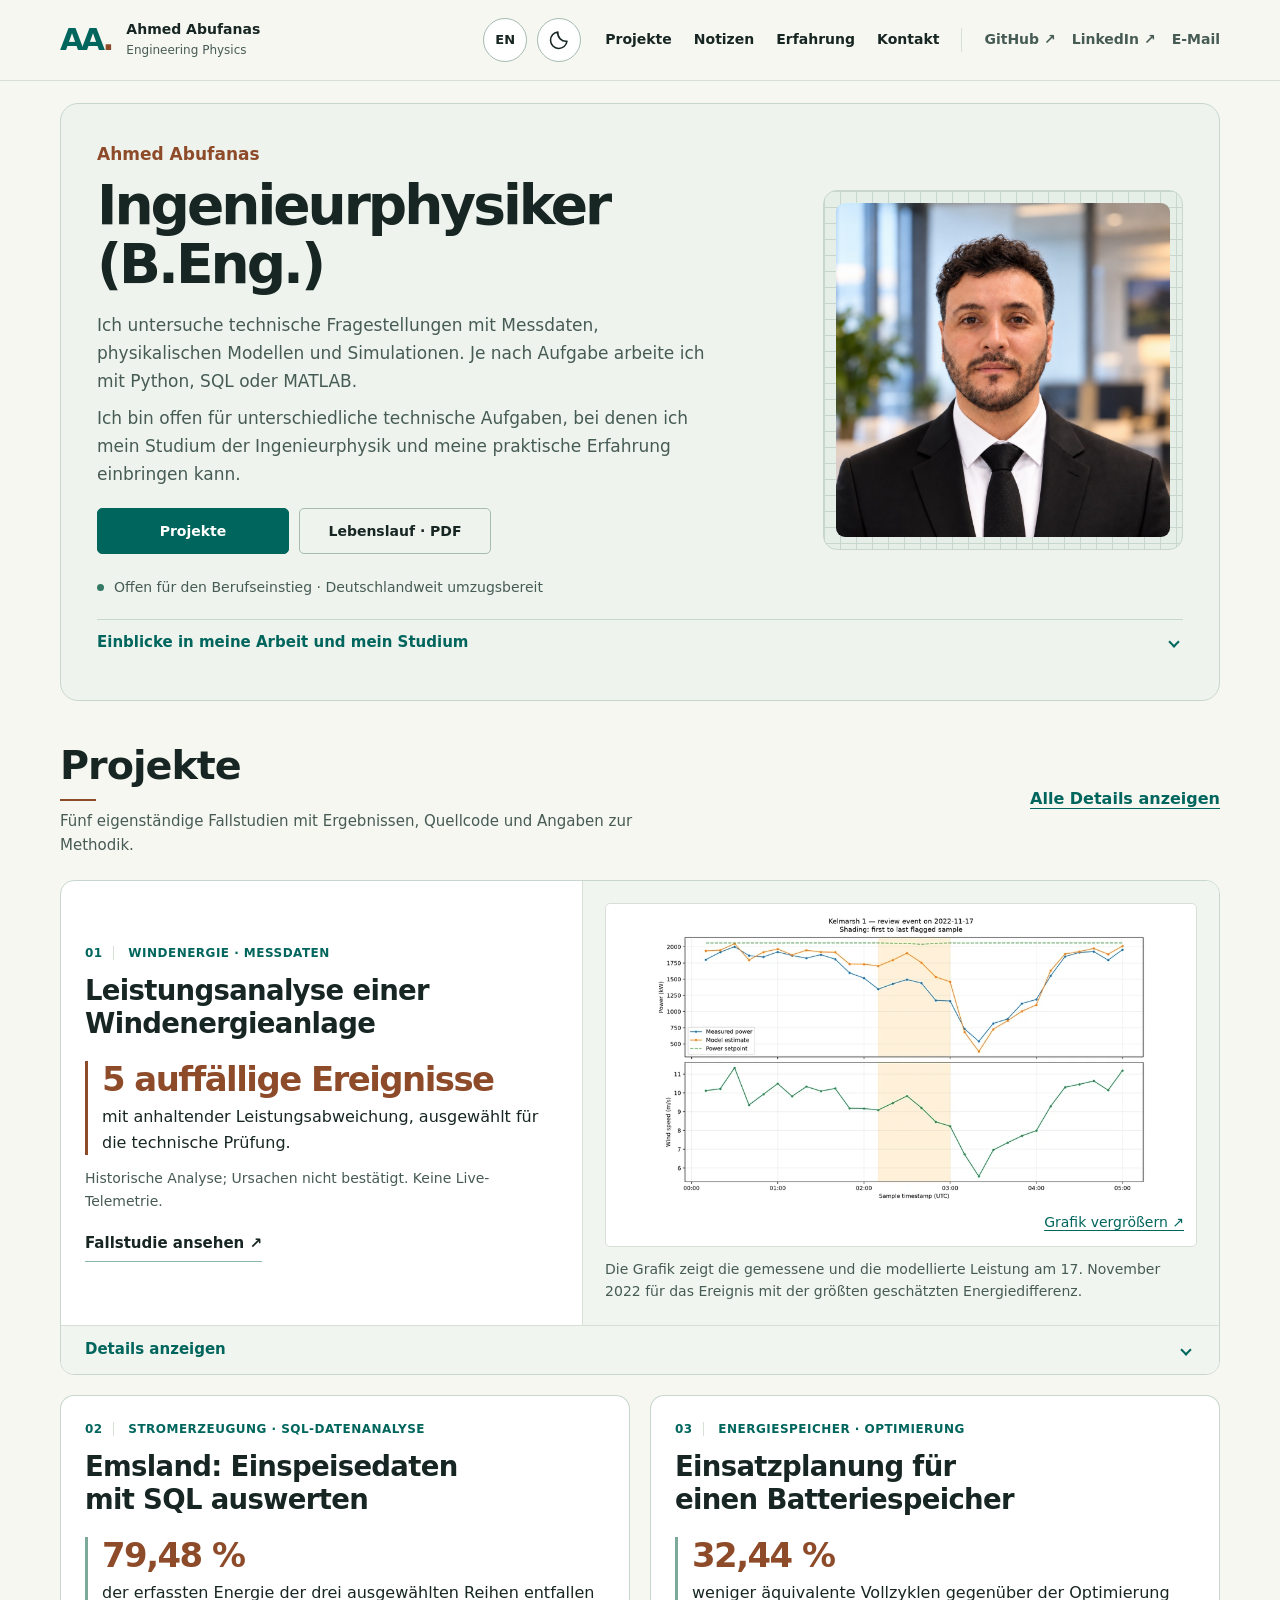
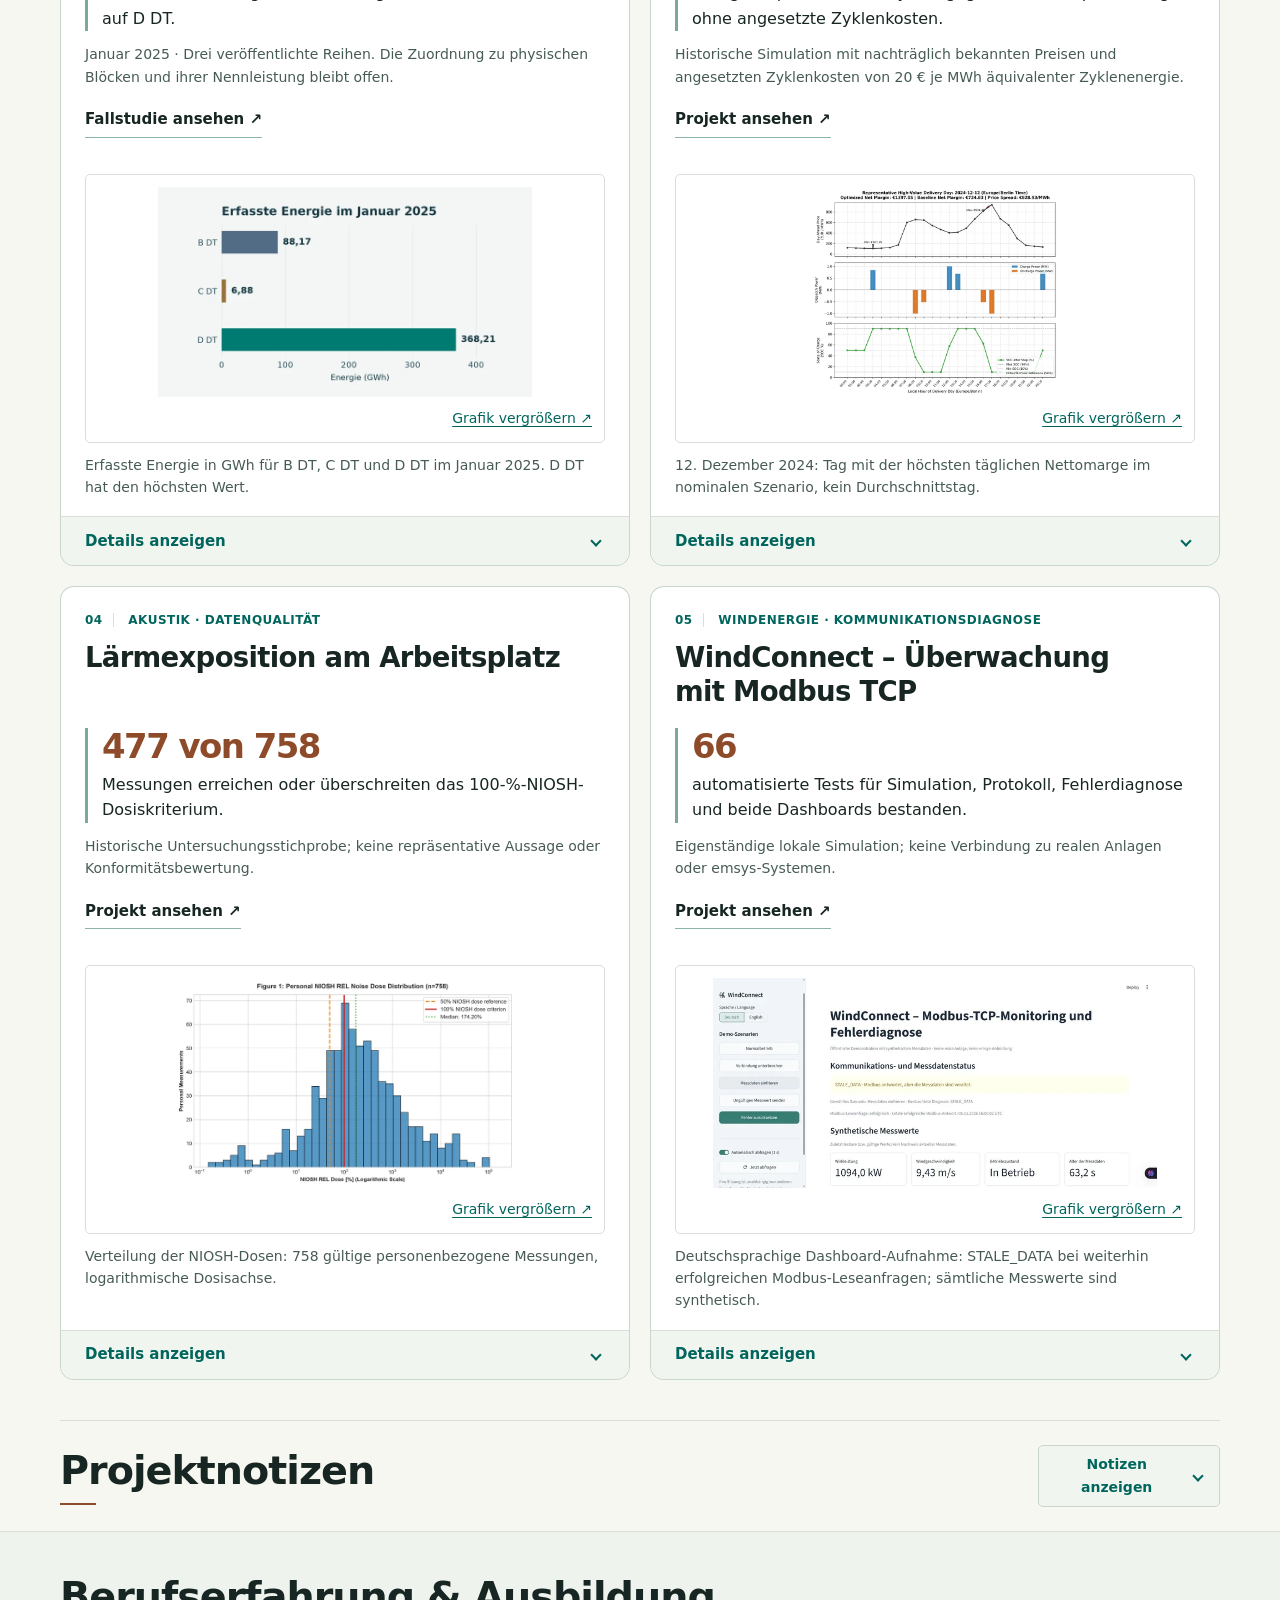
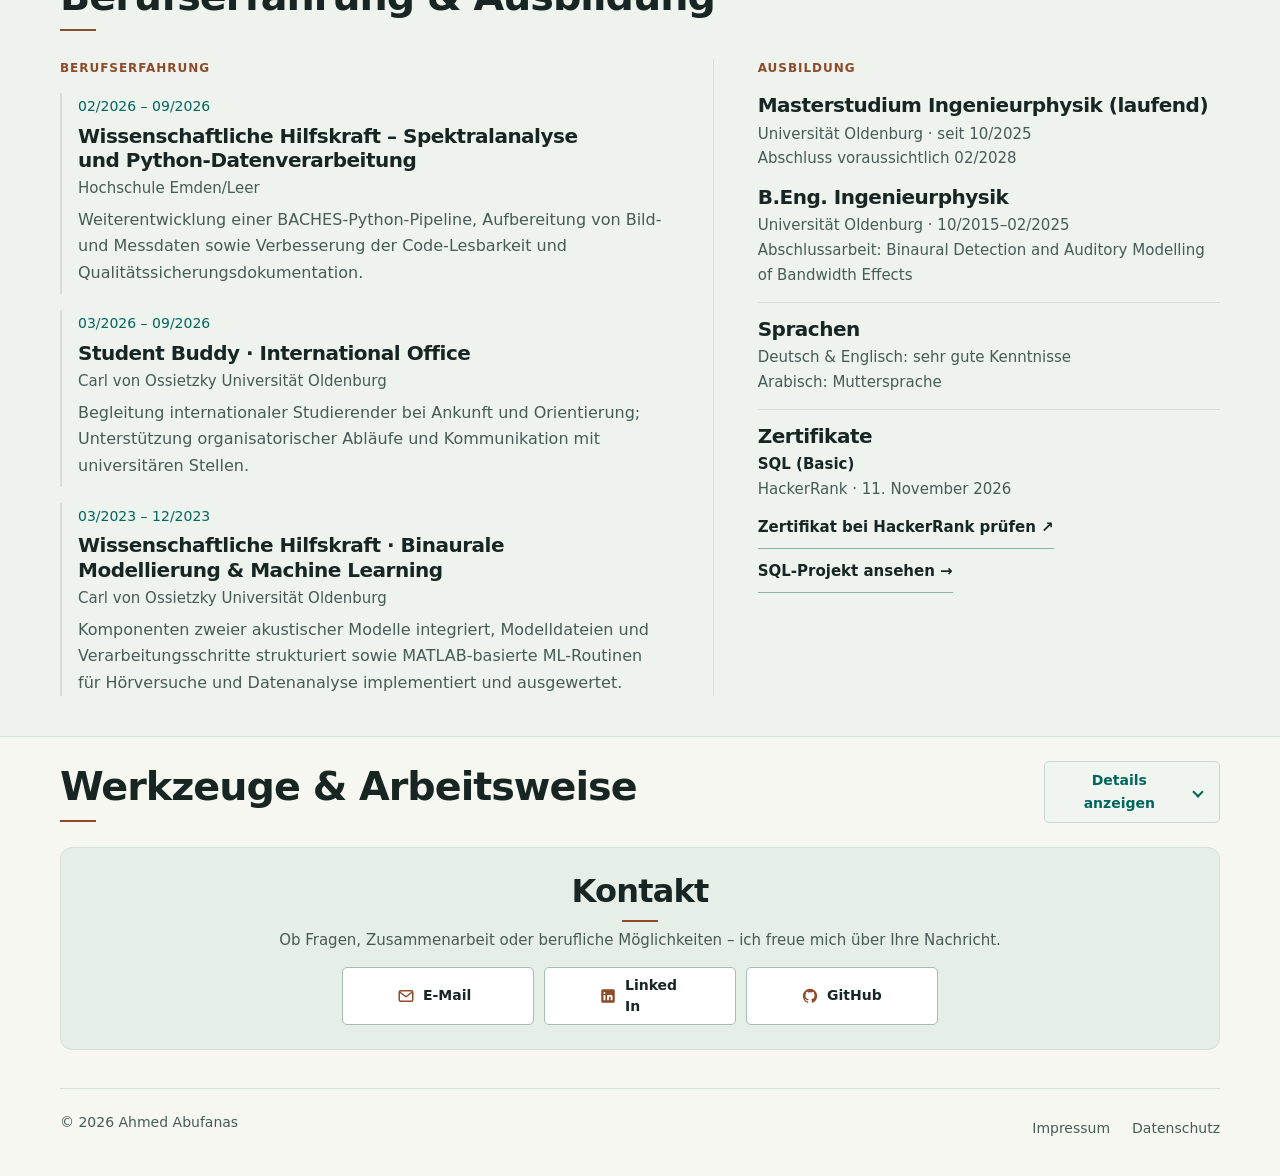
<file: index.html>
<!doctype html><html lang="de"><head><meta charset="utf-8"><meta name="viewport" content="width=device-width,initial-scale=1"><title>Ahmed Abufanas | Ingenieurphysik &amp; Messdatenanalyse</title><meta name="description" content="Ingenieurphysiker (B.Eng.) mit Erfahrung in Python, MATLAB und technischen Messdaten. Projekte, Forschungserfahrung und Lebenslauf."><meta name="theme-color" content="#f7f7f2"><meta name="color-scheme" content="light dark"><link rel="canonical" href="https://abufanasa-dotcom.github.io/"><link rel="alternate" hreflang="de" href="https://abufanasa-dotcom.github.io/"><link rel="alternate" hreflang="en" href="https://abufanasa-dotcom.github.io/en/index.html"><link rel="alternate" hreflang="x-default" href="https://abufanasa-dotcom.github.io/"><meta property="og:type" content="profile"><meta property="og:title" content="Ahmed Abufanas | Ingenieurphysik &amp; Messdatenanalyse"><meta property="og:description" content="Ingenieurphysiker (B.Eng.) mit Erfahrung in Python, MATLAB und technischen Messdaten. Projekte, Forschungserfahrung und Lebenslauf."><meta property="og:url" content="https://abufanasa-dotcom.github.io/"><meta property="og:locale" content="de_DE"><meta property="og:image" content="https://abufanasa-dotcom.github.io/assets/images/ahmed-abufanas.jpg"><meta property="og:image:alt" content="Ahmed Abufanas"><meta property="og:image:width" content="1086"><meta property="og:image:height" content="1448"><meta property="og:image:type" content="image/jpeg"><link rel="icon" href="assets/images/favicon.svg"><script src="js/theme-init.js"></script><link rel="stylesheet" href="css/style.css?v=8bd9d3360000"><script defer src="js/main.js?v=1745fbf1e4c3"></script><script type="application/ld+json">{"@context": "https://schema.org", "@type": "ProfilePage", "inLanguage": "de", "url": "https://abufanasa-dotcom.github.io/", "mainEntity": {"@type": "Person", "name": "Ahmed Abufanas", "url": "https://abufanasa-dotcom.github.io/", "email": "abufanasa@gmail.com", "sameAs": ["https://github.com/abufanasa-dotcom", "https://www.linkedin.com/in/ahmedabufanas/"]}}</script></head><body><a class="skip" href="#main">Zum Inhalt</a><header class="site-header"><div class="container header-inner">
 <a class="brand" href="index.html"><span class="monogram" aria-hidden="true">AA<span>.</span></span><span class="brand-caption">Ahmed Abufanas<br><small>Engineering Physics</small></span></a>
 <div class="header-controls">
 <a class="language" href="en/index.html" hreflang="en" aria-label="EN: Switch to English">EN</a>
 <button class="theme-toggle" type="button" aria-label="Dunkles Design" aria-pressed="false" hidden><svg class="theme-moon" viewBox="0 0 24 24" aria-hidden="true" focusable="false"><path d="M20.7 13.3A9 9 0 0 1 10.7 3.3 9 9 0 1 0 20.7 13.3Z"/></svg><svg class="theme-sun" viewBox="0 0 24 24" aria-hidden="true" focusable="false"><circle cx="12" cy="12" r="4"/><path d="M12 2v2m0 16v2M2 12h2m16 0h2M5 5l1.4 1.4m11.2 11.2L19 19M5 19l1.4-1.4M17.6 6.4 19 5"/></svg></button>
 <button class="menu-toggle" type="button" aria-label="Menü" aria-expanded="false" aria-controls="navigation" hidden><svg viewBox="0 0 24 24" aria-hidden="true" focusable="false"><path d="M4 6h16M4 12h16M4 18h16"/></svg></button>
 </div>
 <nav id="navigation" aria-label="Hauptnavigation"><a class="" href="#projects">Projekte</a><a class="" href="#notes">Notizen</a><a class="" href="#experience">Erfahrung</a><a class="" href="#contact">Kontakt</a><span class="social-nav"><a class="" href="https://github.com/abufanasa-dotcom">GitHub ↗</a><a class="" href="https://www.linkedin.com/in/ahmedabufanas/">LinkedIn ↗</a><a class="" href="mailto:abufanasa@gmail.com" data-contact data-subject="">E-Mail</a></span></nav>
 </div></header><main id="main"><section class="container hero" id="top"><div class="hero-copy"><div class="hero-identity"><p class="hero-name">Ahmed Abufanas</p><h1>Ingenieurphysiker (B.Eng.)</h1></div><div class="hero-intro"><p class="hero-lead">Ich untersuche technische Fragestellungen mit Messdaten, physikalischen Modellen und Simulationen. Je nach Aufgabe arbeite ich mit Python, SQL oder MATLAB.</p><p class="hero-lead">Ich bin offen für unterschiedliche technische Aufgaben, bei denen ich mein Studium der Ingenieurphysik und meine praktische Erfahrung einbringen kann.</p><div class="hero-actions"><a class="button primary" href="#projects">Projekte</a><a class="button secondary" href="assets/docs/Ahmed_Abufanas_Lebenslauf.pdf" download="Ahmed_Abufanas_Lebenslauf.pdf">Lebenslauf · PDF</a></div><p class="availability"><span aria-hidden="true"></span><span class="availability-text">Offen für den Berufseinstieg · Deutschlandweit umzugsbereit</span></p></div></div><div class="portrait"><img src="assets/images/ahmed-abufanas.jpg" alt="Ahmed Abufanas" width="1086" height="1448" fetchpriority="high"></div><details class="profile-highlights">
 <summary>Einblicke in meine Arbeit und mein Studium<span class="details-chevron" aria-hidden="true"></span></summary>
 <div class="highlight-links"><a href="#work-baches"><strong>Spektralanalyse mit Python</strong><span>Bild- und Messdaten für die BACHES-Pipeline aufbereitet.</span></a><a href="#work-binaural"><strong>Binaurale Hörmodelle in MATLAB</strong><span>Komponenten zweier Modelle für Hörversuche integriert.</span></a><a href="#education"><strong>Studium der Ingenieurphysik</strong><span>Bachelorabschluss und laufendes Masterstudium an der Universität Oldenburg.</span></a></div>
 </details></section><section class="container section" id="projects"><div class="section-head project-section-head"><div><h2>Projekte</h2><p>Fünf eigenständige Fallstudien mit Ergebnissen, Quellcode und Angaben zur Methodik.</p></div>
 <button class="project-details-toggle" type="button" hidden
 data-show="Alle Details anzeigen"
 data-hide="Alle Details ausblenden">Alle Details anzeigen</button></div><div class="project-grid"><article class="project-card featured-project" id="p1-card" tabindex="-1">
 <div class="project-copy">
 <div class="project-heading">
 <div class="eyebrow"><span>01</span> Windenergie · Messdaten</div>
 <h3 id="p1-title">Leistungsanalyse einer Windenergieanlage</h3>
 </div>
 <div class="project-summary">
 <p class="result"><strong class="metric">5 auffällige Ereignisse</strong><span>mit anhaltender Leistungsabweichung, ausgewählt für die technische Prüfung.</span></p>
 <p class="scope">Historische Analyse; Ursachen nicht bestätigt. Keine Live-Telemetrie.</p>
 <div class="actions"><a class="text-link" href="projects/wind-turbine.html">Fallstudie ansehen ↗</a></div>
 </div>
 </div>
 <figure><a class="chart-button" href="assets/images/projects/wind_measured_vs_estimated.png" data-chart aria-label="Grafik vergrößern: Leistungsanalyse einer Windenergieanlage"><img src="assets/images/projects/wind_measured_vs_estimated-800.webp" srcset="assets/images/projects/wind_measured_vs_estimated-800.webp 800w, assets/images/projects/wind_measured_vs_estimated-1200.webp 1200w" sizes="(min-width: 1232px) 510px, (min-width: 961px) 43vw, calc(100vw - 110px)" width="2160" height="1260" alt="Die Grafik zeigt die gemessene und die modellierte Leistung am 17. November 2022 für das Ereignis mit der größten geschätzten Energiedifferenz." loading="eager" decoding="async"><span class="zoom-label">Grafik vergrößern ↗</span></a><figcaption>Die Grafik zeigt die gemessene und die modellierte Leistung am 17. November 2022 für das Ereignis mit der größten geschätzten Energiedifferenz.</figcaption></figure>
 <details class="project-details">
 <summary aria-labelledby="p1-toggle p1-title">
 <span id="p1-toggle"><span class="details-when-closed">Details anzeigen</span><span class="details-when-open">Details ausblenden</span></span>
 <span class="details-chevron" aria-hidden="true"></span>
 </summary>
 <div class="project-detail-body">
 <p>Wo weicht die gemessene Leistung vom Modell ab?</p><p class="contribution"><strong>Mein Beitrag:</strong> Datenqualität geprüft, Referenz- und Regressionsmodelle verglichen und Abweichungsereignisse ausgewertet.</p>
 <div class="tags"><span>Python</span><span>scikit-learn</span><span>Streamlit</span></div>
 <a class="quiet-link" href="https://github.com/abufanasa-dotcom/wind-turbine-performance">Code ansehen ↗</a>
 </div>
 </details>
 </article><div class="project-pair"><article class="project-card featured-project" id="p5-card" tabindex="-1">
 <div class="project-copy">
 <div class="project-heading">
 <div class="eyebrow"><span>02</span> Stromerzeugung · SQL-Datenanalyse</div>
 <h3 id="p5-title">Emsland: Einspeisedaten mit SQL auswerten</h3>
 </div>
 <div class="project-summary">
 <p class="result"><strong class="metric">79,48 %</strong><span>der erfassten Energie der drei ausgewählten Reihen entfallen auf D DT.</span></p>
 <p class="scope">Januar 2025 · Drei veröffentlichte Reihen. Die Zuordnung zu physischen Blöcken und ihrer Nennleistung bleibt offen.</p>
 <div class="actions"><a class="text-link" href="projects/emsland-sql.html">Fallstudie ansehen ↗</a></div>
 </div>
 </div>
 <figure><a class="chart-button" href="assets/images/projects/emsland_energy_de.png" data-chart aria-label="Grafik vergrößern: Emsland: Einspeisedaten mit SQL auswerten"><img src="assets/images/projects/emsland_energy_de-800.webp" srcset="assets/images/projects/emsland_energy_de-800.webp 800w, assets/images/projects/emsland_energy_de-1200.webp 1200w" sizes="(min-width: 1232px) 510px, (min-width: 961px) 43vw, calc(100vw - 110px)" width="1200" height="675" alt="Erfasste Energie in GWh für B DT, C DT und D DT im Januar 2025. D DT hat den höchsten Wert." loading="lazy" decoding="async"><span class="zoom-label">Grafik vergrößern ↗</span></a><figcaption>Erfasste Energie in GWh für B DT, C DT und D DT im Januar 2025. D DT hat den höchsten Wert.</figcaption></figure>
 <details class="project-details">
 <summary aria-labelledby="p5-toggle p5-title">
 <span id="p5-toggle"><span class="details-when-closed">Details anzeigen</span><span class="details-when-open">Details ausblenden</span></span>
 <span class="details-chevron" aria-hidden="true"></span>
 </summary>
 <div class="project-detail-body">
 <p>Wie verteilt sich die erfasste Energie im Januar 2025 auf die drei ausgewählten Einspeisezeitreihen des Standorts Emsland?</p><p class="contribution"><strong>Mein Beitrag:</strong> SQLite-Schema aufgebaut und neun SQL-Abfragen für Vollständigkeit, Energiesummen und Zeitreihenvergleiche erstellt.</p>
 <div class="tags"><span>SQL</span><span>SQLite</span><span>Python</span><span>SMARD</span></div>
 <a class="quiet-link" href="https://github.com/abufanasa-dotcom/emsland-sql">Code ansehen ↗</a>
 </div>
 </details>
 </article><article class="project-card" id="p2-card" tabindex="-1">
 <div class="project-copy">
 <div class="project-heading">
 <div class="eyebrow"><span>03</span> Energiespeicher · Optimierung</div>
 <h3 id="p2-title">Einsatzplanung für einen Batteriespeicher</h3>
 </div>
 <div class="project-summary">
 <p class="result"><strong class="metric">32,44 %</strong><span>weniger äquivalente Vollzyklen gegenüber der Optimierung ohne angesetzte Zyklenkosten.</span></p>
 <p class="scope">Historische Simulation mit nachträglich bekannten Preisen und angesetzten Zyklenkosten von 20 € je MWh äquivalenter Zyklenenergie.</p>
 <div class="actions"><a class="text-link" href="projects/bess-dispatch.html">Projekt ansehen ↗</a></div>
 </div>
 </div>
 <figure><a class="chart-button" href="assets/images/projects/bess_dispatch_soc_schedule.png" data-chart aria-label="Grafik vergrößern: Einsatzplanung für einen Batteriespeicher"><img src="assets/images/projects/bess_dispatch_soc_schedule-800.webp" srcset="assets/images/projects/bess_dispatch_soc_schedule-800.webp 800w, assets/images/projects/bess_dispatch_soc_schedule-1200.webp 1200w" sizes="(min-width: 1232px) 510px, (min-width: 961px) 43vw, calc(100vw - 110px)" width="3000" height="2550" alt="12. Dezember 2024: Tag mit der höchsten täglichen Nettomarge im nominalen Szenario, kein Durchschnittstag." loading="lazy" decoding="async"><span class="zoom-label">Grafik vergrößern ↗</span></a><figcaption>12. Dezember 2024: Tag mit der höchsten täglichen Nettomarge im nominalen Szenario, kein Durchschnittstag.</figcaption></figure>
 <details class="project-details">
 <summary aria-labelledby="p2-toggle p2-title">
 <span id="p2-toggle"><span class="details-when-closed">Details anzeigen</span><span class="details-when-open">Details ausblenden</span></span>
 <span class="details-chevron" aria-hidden="true"></span>
 </summary>
 <div class="project-detail-body">
 <p>Wie verändern angesetzte Zyklenkosten den Betrieb eines Batteriespeichers und die Marge aus dem Stromhandel? Die Modellstudie nutzt historische Day-Ahead-Preise der Gebotszone Deutschland/Luxemburg.</p><p class="contribution"><strong>Mein Beitrag:</strong> MILP-Fahrplanoptimierung entwickelt und Fahrpläne mit dem Batteriemodell auf physikalische Konsistenz geprüft.</p>
 <div class="tags"><span>Python</span><span>SciPy / HiGHS</span><span>SMARD</span></div>
 <a class="quiet-link" href="https://github.com/abufanasa-dotcom/bess-dispatch-analytics">Code ansehen ↗</a>
 </div>
 </details>
 </article></div><div class="project-pair"><article class="project-card" id="p3-card" tabindex="-1">
 <div class="project-copy">
 <div class="project-heading">
 <div class="eyebrow"><span>04</span> Akustik · Datenqualität</div>
 <h3 id="p3-title">Lärmexposition am Arbeitsplatz</h3>
 </div>
 <div class="project-summary">
 <p class="result"><strong class="metric">477 von 758</strong><span>Messungen erreichen oder überschreiten das 100-%-NIOSH-Dosiskriterium.</span></p>
 <p class="scope">Historische Untersuchungsstichprobe; keine repräsentative Aussage oder Konformitätsbewertung.</p>
 <div class="actions"><a class="text-link" href="projects/noise-exposure.html">Projekt ansehen ↗</a></div>
 </div>
 </div>
 <figure><a class="chart-button" href="assets/images/projects/noise_niosh_dose_distribution.png" data-chart aria-label="Grafik vergrößern: Lärmexposition am Arbeitsplatz"><img src="assets/images/projects/noise_niosh_dose_distribution-800.webp" srcset="assets/images/projects/noise_niosh_dose_distribution-800.webp 800w, assets/images/projects/noise_niosh_dose_distribution-1200.webp 1200w" sizes="(min-width: 1232px) 510px, (min-width: 961px) 43vw, calc(100vw - 110px)" width="2700" height="1650" alt="Verteilung der NIOSH-Dosen: 758 gültige personenbezogene Messungen, logarithmische Dosisachse." loading="lazy" decoding="async"><span class="zoom-label">Grafik vergrößern ↗</span></a><figcaption>Verteilung der NIOSH-Dosen: 758 gültige personenbezogene Messungen, logarithmische Dosisachse.</figcaption></figure>
 <details class="project-details">
 <summary aria-labelledby="p3-toggle p3-title">
 <span id="p3-toggle"><span class="details-when-closed">Details anzeigen</span><span class="details-when-open">Details ausblenden</span></span>
 <span class="details-chevron" aria-hidden="true"></span>
 </summary>
 <div class="project-detail-body">
 <p>Historische Arbeitsplatzmessungen aufbereiten und unterschiedliche Dosisdefinitionen vergleichen, ohne die Untersuchungsergebnisse zu verallgemeinern.</p><p class="contribution"><strong>Mein Beitrag:</strong> Messdaten aufbereitet, dokumentierte Formelabweichungen korrigiert und Dosisdefinitionen verglichen.</p>
 <div class="tags"><span>Python</span><span>pandas</span><span>NumPy</span></div>
 <a class="quiet-link" href="https://github.com/abufanasa-dotcom/industrial-noise-exposure">Code ansehen ↗</a>
 </div>
 </details>
 </article><article class="project-card" id="p4-card" tabindex="-1">
 <div class="project-copy">
 <div class="project-heading">
 <div class="eyebrow"><span>05</span> Windenergie · Kommunikationsdiagnose</div>
 <h3 id="p4-title">WindConnect – Überwachung mit Modbus TCP</h3>
 </div>
 <div class="project-summary">
 <p class="result"><strong class="metric">66</strong><span>automatisierte Tests für Simulation, Protokoll, Fehlerdiagnose und beide Dashboards bestanden.</span></p>
 <p class="scope">Eigenständige lokale Simulation; keine Verbindung zu realen Anlagen oder emsys-Systemen.</p>
 <div class="actions"><a class="text-link" href="projects/windconnect.html">Projekt ansehen ↗</a></div>
 </div>
 </div>
 <figure><a class="chart-button" href="assets/images/projects/windconnect_stale_data.png" data-chart aria-label="Grafik vergrößern: WindConnect – Überwachung mit Modbus TCP"><img src="assets/images/projects/windconnect_stale_data-800.webp" srcset="assets/images/projects/windconnect_stale_data-800.webp 800w, assets/images/projects/windconnect_stale_data-1200.webp 1200w" sizes="(min-width: 1232px) 510px, (min-width: 961px) 43vw, calc(100vw - 110px)" width="1440" height="681" alt="Deutschsprachige Dashboard-Aufnahme: STALE_DATA bei weiterhin erfolgreichen Modbus-Leseanfragen; sämtliche Messwerte sind synthetisch." loading="lazy" decoding="async"><span class="zoom-label">Grafik vergrößern ↗</span></a><figcaption>Deutschsprachige Dashboard-Aufnahme: STALE_DATA bei weiterhin erfolgreichen Modbus-Leseanfragen; sämtliche Messwerte sind synthetisch.</figcaption></figure>
 <details class="project-details">
 <summary aria-labelledby="p4-toggle p4-title">
 <span id="p4-toggle"><span class="details-when-closed">Details anzeigen</span><span class="details-when-open">Details ausblenden</span></span>
 <span class="details-chevron" aria-hidden="true"></span>
 </summary>
 <div class="project-detail-body">
 <p>Die Simulation einer Windenergieanlage prüft getrennt, ob die Modbus-TCP-Verbindung funktioniert und ob die Messdaten gültig und aktuell sind.</p><p class="contribution"><strong>Mein Beitrag:</strong> Simulator, Modbus-TCP-Kommunikation, Zustandslogik und ein deutschsprachiges Dashboard entwickelt und automatisiert getestet.</p>
 <div class="tags"><span>Python</span><span>Modbus TCP</span><span>Streamlit</span><span>pytest</span></div>
 <a class="quiet-link" href="https://github.com/abufanasa-dotcom/windconnect">Code ansehen ↗</a>
 </div>
 </details>
 </article></div></div></section><section class="container section project-notes section-fold" id="notes" aria-labelledby="notes-title">
 <div class="section-head section-toggle-head">
 <h2 id="notes-title">Projektnotizen</h2>
 <button class="section-toggle" type="button" aria-controls="notes-content"
  aria-expanded="true" aria-describedby="notes-title" data-show="Notizen anzeigen" data-hide="Notizen ausblenden" hidden>
  <span class="section-toggle-label">Notizen ausblenden</span><span class="details-chevron" aria-hidden="true"></span>
 </button>
 </div>
 <div class="notes-grid section-content" id="notes-content"><article class="project-note">
  <h3><a class="" href="projects/wind-turbine.html">Windenergie: Wann lohnt sich ein genauerer Blick? <span aria-hidden="true">→</span></a></h3>
  <p>Der Vergleich von Messung und Modell zeigte fünf anhaltende Leistungsabweichungen für die technische Prüfung.</p>
  </article><article class="project-note">
  <h3><a class="" href="projects/emsland-sql.html">Emsland SQL: Was ändert sich von Stunde zu Stunde? <span aria-hidden="true">→</span></a></h3>
  <p>Mit LAG vergleiche ich den aktuellen Stundenmittelwert der Leistung mit dem Wert der vorherigen Stunde in derselben Reihe.</p>
  </article><article class="project-note">
  <h3><a class="" href="projects/bess-dispatch.html">Batteriespeicher: Was ändern Zyklenkosten? <span aria-hidden="true">→</span></a></h3>
  <p>Mit angesetzten Zyklenkosten ergab die Simulation 32,44 % weniger äquivalente Vollzyklen als die Optimierung ohne diese Kosten.</p>
  </article><article class="project-note">
  <h3><a class="" href="projects/noise-exposure.html">Lärmexposition: Warum zwei Dosen aus derselben Messung? <span aria-hidden="true">→</span></a></h3>
  <p>NIOSH und OSHA verwenden unterschiedliche Bezugspegel und Austauschraten. Deshalb kann dieselbe Messung zwei verschiedene Dosiswerte ergeben.</p>
  </article><article class="project-note">
  <h3><a class="" href="projects/windconnect.html">WindConnect: Die Verbindung steht, die Daten sind veraltet <span aria-hidden="true">→</span></a></h3>
  <p>In der Simulation antwortet Modbus TCP weiterhin, obwohl sich der Messzeitstempel nicht mehr ändert. Die Diagnose zeigt STALE_DATA.</p>
  </article></div>
 </section><section class="experience-band" id="experience"><div class="container section"><div class="section-head"><h2>Berufserfahrung & Ausbildung</h2></div><div class="experience-grid"><div class="work-history"><p class="eyebrow">BERUFSERFAHRUNG</p><article class="work-item" id="work-baches"><span class="date">02/2026 – 09/2026</span><h3>Wissenschaftliche Hilfskraft – Spektralanalyse und Python-Datenverarbeitung</h3><p class="institution">Hochschule Emden/Leer</p><p>Weiterentwicklung einer BACHES-Python-Pipeline, Aufbereitung von Bild- und Messdaten sowie Verbesserung der Code-Lesbarkeit und Qualitätssicherungsdokumentation.</p></article><article class="work-item" id="work-buddy"><span class="date">03/2026 – 09/2026</span><h3>Student Buddy · International Office</h3><p class="institution">Carl von Ossietzky Universität Oldenburg</p><p>Begleitung internationaler Studierender bei Ankunft und Orientierung; Unterstützung organisatorischer Abläufe und Kommunikation mit universitären Stellen.</p></article><article class="work-item" id="work-binaural"><span class="date">03/2023 – 12/2023</span><h3>Wissenschaftliche Hilfskraft · Binaurale Modellierung & Machine Learning</h3><p class="institution">Carl von Ossietzky Universität Oldenburg</p><p>Komponenten zweier akustischer Modelle integriert, Modelldateien und Verarbeitungsschritte strukturiert sowie MATLAB-basierte ML-Routinen für Hörversuche und Datenanalyse implementiert und ausgewertet.</p></article></div><aside class="education" id="education"><p class="eyebrow">AUSBILDUNG</p><h3>Masterstudium Ingenieurphysik (laufend)</h3><p>Universität Oldenburg · seit 10/2025<br>Abschluss voraussichtlich 02/2028</p><h3>B.Eng. Ingenieurphysik</h3><p>Universität Oldenburg · 10/2015–02/2025<br>Abschlussarbeit: Binaural Detection and Auditory Modelling of Bandwidth Effects</p><div class="languages"><h3>Sprachen</h3><p>Deutsch & Englisch: sehr gute Kenntnisse<br>Arabisch: Muttersprache</p></div><div class="credential">
 <h3>Zertifikate</h3>
 <p><strong lang="en">SQL (Basic)</strong></p>
 <p>HackerRank · <time datetime="2026-11-11">11. November 2026</time></p>
 <div class="credential-links">
 <a class="text-link" href="https://www.hackerrank.com/certificates/14fcb50b9a3a">Zertifikat bei HackerRank prüfen ↗</a>
 <a class="text-link" href="projects/emsland-sql.html">SQL-Projekt ansehen →</a>
 </div>
 </div></aside></div></div></section><section class="container section skills section-fold" id="skills" aria-labelledby="skills-title">
 <div class="section-head section-toggle-head">
 <h2 id="skills-title">Werkzeuge &amp; Arbeitsweise</h2>
 <button class="section-toggle" type="button" aria-controls="skills-content"
  aria-expanded="true" aria-describedby="skills-title" data-show="Details anzeigen" data-hide="Details ausblenden" hidden>
  <span class="section-toggle-label">Details ausblenden</span><span class="details-chevron" aria-hidden="true"></span>
 </button>
 </div>
 <div class="skills-grid section-content" id="skills-content"><article><span class="skill-number">01</span><h3>Messdatenanalyse</h3>
 <p>Datenqualität, Signalverarbeitung und statistische Auswertung.</p><p class="tool-list">Python · SQL · pandas · MATLAB</p>
 <a class="skill-example" href="#p1-card">Beispiel ansehen →</a></article><article><span class="skill-number">02</span><h3>Systemmodellierung</h3>
 <p>Optimierung, physikalische Modelle und technische Simulation.</p><p class="tool-list">SciPy / HiGHS · Simulink · SolidWorks</p>
 <a class="skill-example" href="#p2-card">Beispiel ansehen →</a></article><article><span class="skill-number">03</span><h3>Technische Kommunikation</h3>
 <p>Nachvollziehbare Abläufe, Visualisierung und Dokumentation.</p><p class="tool-list">Git · LaTeX · Excel · OriginPro</p>
 <a class="skill-example" href="#work-baches">Beispiel ansehen →</a></article></div>
 </section><section class="container contact" id="contact">
 <h2>Kontakt</h2>
 <p class="contact-intro">Ob Fragen, Zusammenarbeit oder berufliche Möglichkeiten – ich freue mich über Ihre Nachricht.</p>
 <div class="contact-options">
 <a class="button secondary contact-option" href="mailto:abufanasa@gmail.com" data-contact data-subject=""><svg viewBox="0 0 24 24" aria-hidden="true" focusable="false"><rect x="3" y="5" width="18" height="14" rx="2" fill="none" stroke="currentColor" stroke-width="2"/><path d="m4 7 8 6 8-6" fill="none" stroke="currentColor" stroke-width="2" stroke-linejoin="round"/></svg><span>E-Mail</span></a>
 <a class="button secondary contact-option" href="https://www.linkedin.com/in/ahmedabufanas/"><svg viewBox="0 0 24 24" aria-hidden="true" focusable="false"><path fill="currentColor" d="M19 3H5a2 2 0 0 0-2 2v14a2 2 0 0 0 2 2h14a2 2 0 0 0 2-2V5a2 2 0 0 0-2-2ZM8.5 17.5H6v-7h2.5v7ZM7.25 9.25a1.25 1.25 0 1 1 0-2.5 1.25 1.25 0 0 1 0 2.5ZM18 17.5h-2.5v-3.75c0-.84-.37-1.25-1-1.25-.81 0-1.25.53-1.25 1.5v3.5H10.8v-7h2.35v.95a2.56 2.56 0 0 1 2.23-1.13c1.6 0 2.62 1.04 2.62 2.95v4.23Z"/></svg><span>LinkedIn</span></a>
 <a class="button secondary contact-option" href="https://github.com/abufanasa-dotcom"><svg viewBox="-2 -2 20 20" aria-hidden="true" focusable="false"><path fill="currentColor" d="M8 0a8 8 0 0 0-2.53 15.59c.4.07.55-.17.55-.38v-1.49c-2.23.48-2.7-.94-2.7-.94-.36-.93-.89-1.18-.89-1.18-.73-.5.06-.49.06-.49.8.06 1.22.82 1.22.82.72 1.22 1.88.87 2.34.67.07-.52.28-.87.51-1.07-1.78-.2-3.64-.89-3.64-3.96 0-.87.31-1.58.82-2.14-.08-.2-.36-1.01.08-2.11 0 0 .67-.21 2.2.82a7.67 7.67 0 0 1 4 0c1.53-1.03 2.2-.82 2.2-.82.44 1.1.16 1.91.08 2.11.51.56.82 1.27.82 2.14 0 3.08-1.87 3.75-3.65 3.95.29.25.54.73.54 1.48v2.2c0 .21.15.46.55.38A8 8 0 0 0 8 0Z"/></svg><span>GitHub</span></a>
 </div>
 </section></main><footer class="container footer"><span>© 2026 Ahmed Abufanas</span><div><a class="" href="legal/impressum.html">Impressum</a><a class="" href="legal/datenschutz.html">Datenschutz</a></div></footer><dialog id="chart-dialog" aria-labelledby="chart-dialog-title" aria-describedby="chart-dialog-caption"><div class="dialog-header"><h2 id="chart-dialog-title">Projektgrafik</h2><button class="dialog-close" autofocus>Schließen ×</button></div><img alt=""><p id="chart-dialog-caption"></p></dialog><dialog id="contact-dialog" aria-labelledby="contact-dialog-title" aria-describedby="contact-dialog-description"><div class="dialog-header"><h2 id="contact-dialog-title">Kontakt aufnehmen</h2><button class="dialog-close" autofocus>Schließen ×</button></div><p id="contact-dialog-description">Wählen Sie, wie Sie Ihre Nachricht schreiben möchten.</p><p class="contact-recipient">abufanasa@gmail.com</p><p class="contact-subject" hidden></p><div class="email-options"><a class="button primary" data-gmail href="https://mail.google.com/mail/?view=cm&amp;fs=1&amp;to=abufanasa@gmail.com" target="_blank" rel="noopener noreferrer">In Gmail schreiben ↗</a><a class="button secondary" data-mail-app href="mailto:abufanasa@gmail.com">E-Mail-Programm öffnen ↗</a><button class="button secondary copy-email" data-email="abufanasa@gmail.com">E-Mail-Adresse kopieren</button></div><p class="copy-status" role="status" aria-live="polite"></p><p class="email-note">Gmail öffnet sich in einem neuen Tab. Eine Nachricht wird erst gesendet, wenn Sie sie selbst absenden.</p></dialog></body></html>
</file>
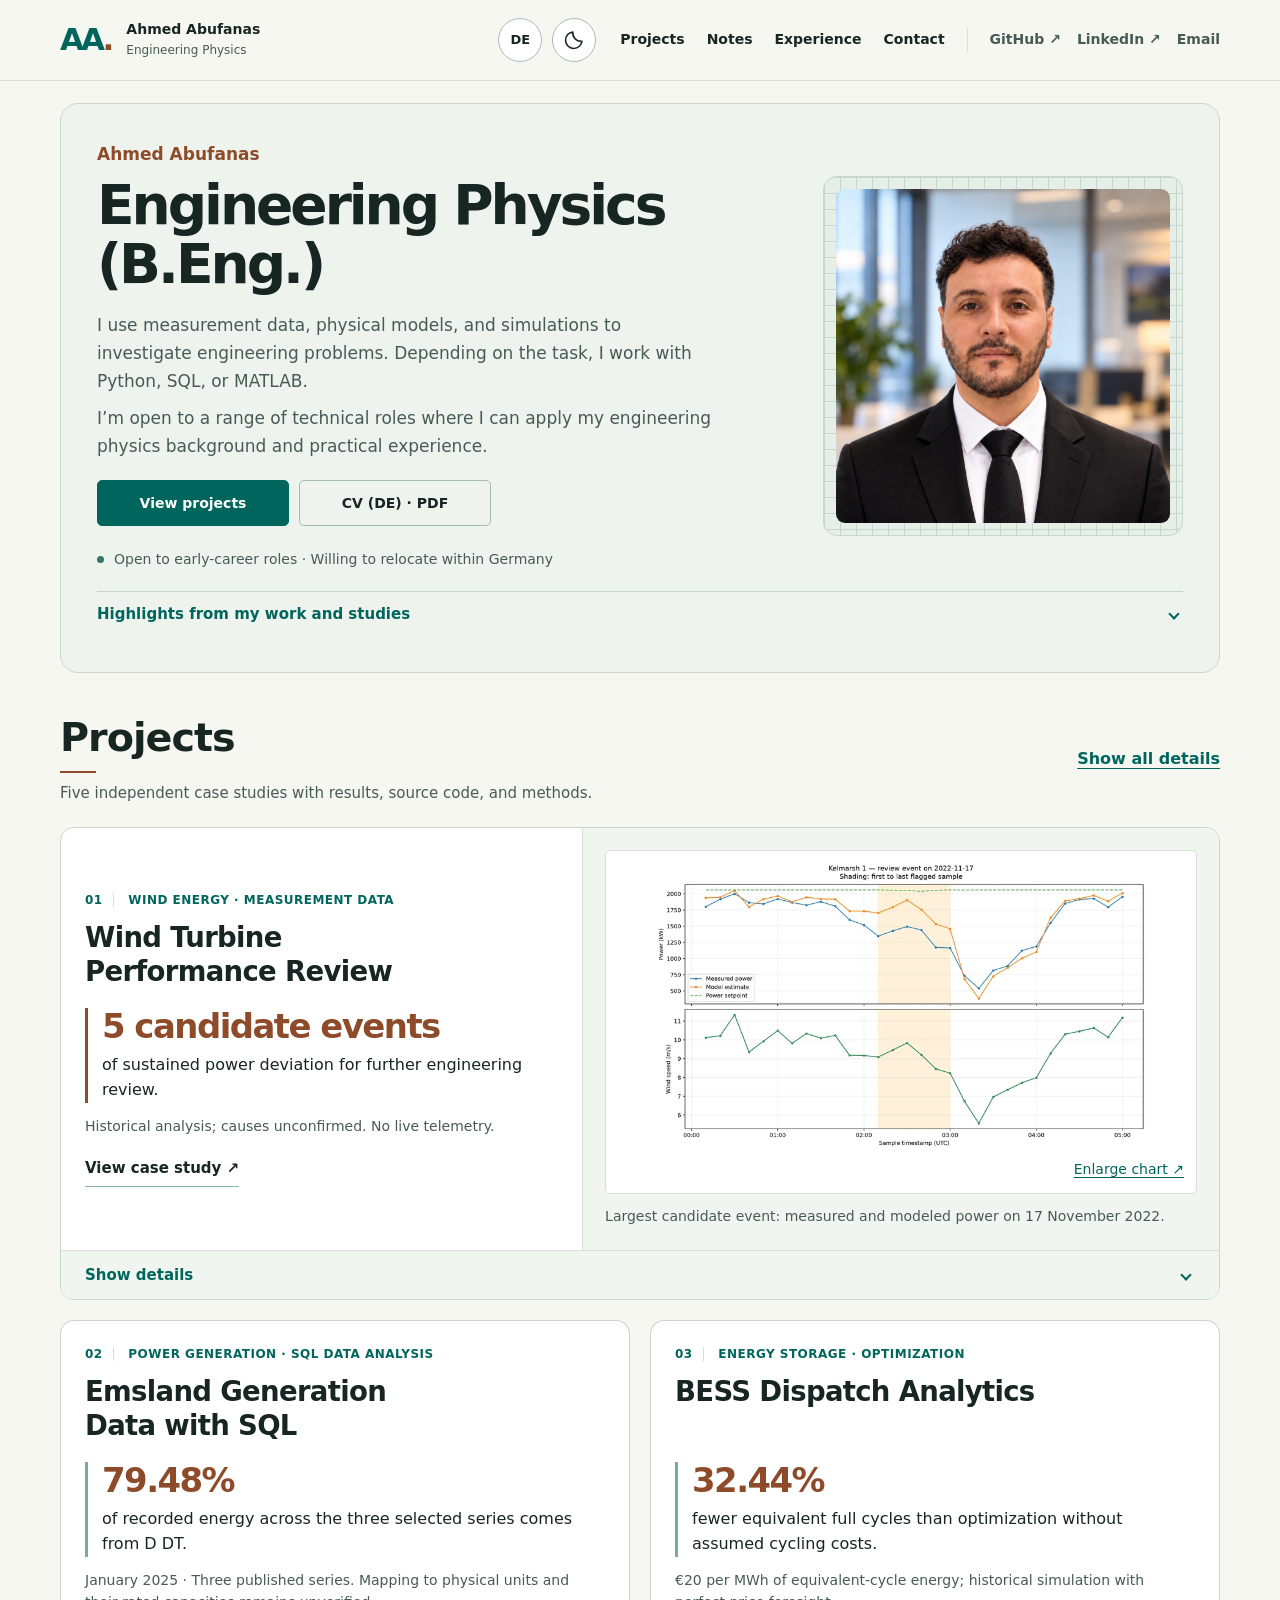
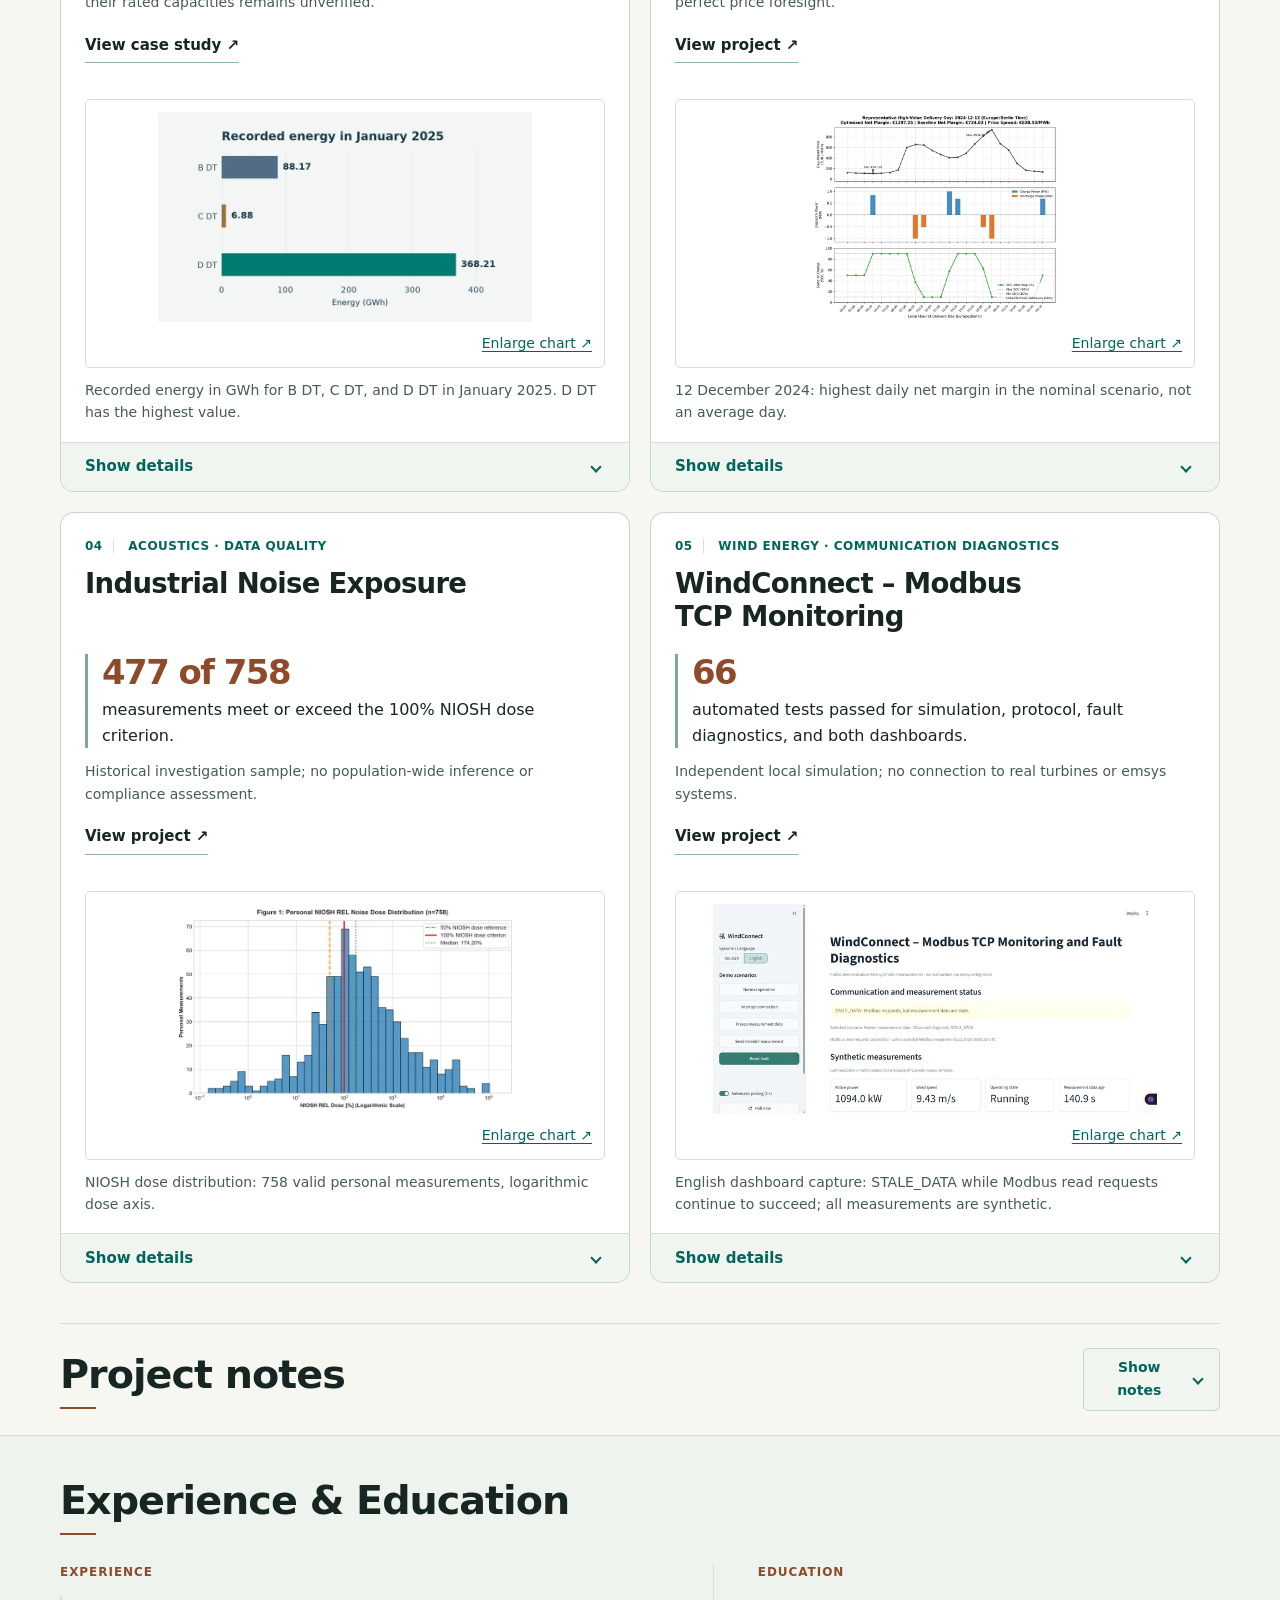
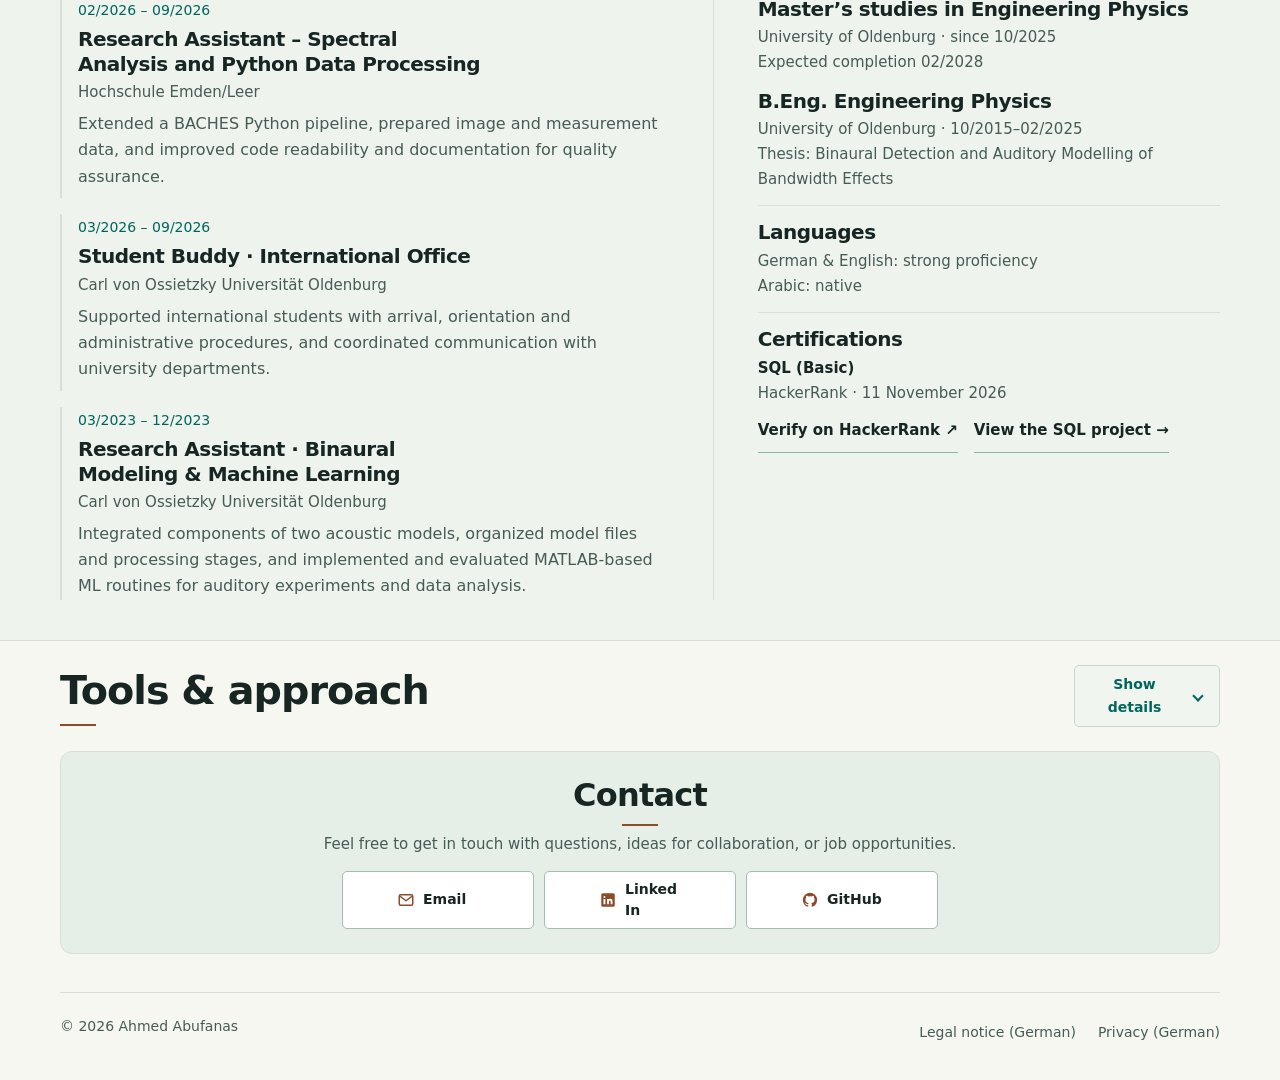
<file: en/index.html>
<!doctype html><html lang="en"><head><meta charset="utf-8"><meta name="viewport" content="width=device-width,initial-scale=1"><title>Ahmed Abufanas | Engineering Physics &amp; Data Analysis</title><meta name="description" content="Engineering Physics graduate with experience in Python, MATLAB and measurement data. Projects, research experience and résumé."><meta name="theme-color" content="#f7f7f2"><meta name="color-scheme" content="light dark"><link rel="canonical" href="https://abufanasa-dotcom.github.io/en/index.html"><link rel="alternate" hreflang="en" href="https://abufanasa-dotcom.github.io/en/index.html"><link rel="alternate" hreflang="de" href="https://abufanasa-dotcom.github.io/"><link rel="alternate" hreflang="x-default" href="https://abufanasa-dotcom.github.io/"><meta property="og:type" content="profile"><meta property="og:title" content="Ahmed Abufanas | Engineering Physics &amp; Data Analysis"><meta property="og:description" content="Engineering Physics graduate with experience in Python, MATLAB and measurement data. Projects, research experience and résumé."><meta property="og:url" content="https://abufanasa-dotcom.github.io/en/index.html"><meta property="og:locale" content="en_US"><meta property="og:image" content="https://abufanasa-dotcom.github.io/assets/images/ahmed-abufanas.jpg"><meta property="og:image:alt" content="Ahmed Abufanas"><meta property="og:image:width" content="1086"><meta property="og:image:height" content="1448"><meta property="og:image:type" content="image/jpeg"><link rel="icon" href="../assets/images/favicon.svg"><script src="../js/theme-init.js"></script><link rel="stylesheet" href="../css/style.css?v=8bd9d3360000"><script defer src="../js/main.js?v=1745fbf1e4c3"></script><script type="application/ld+json">{"@context": "https://schema.org", "@type": "ProfilePage", "inLanguage": "en", "url": "https://abufanasa-dotcom.github.io/en/index.html", "mainEntity": {"@type": "Person", "name": "Ahmed Abufanas", "url": "https://abufanasa-dotcom.github.io/", "email": "abufanasa@gmail.com", "sameAs": ["https://github.com/abufanasa-dotcom", "https://www.linkedin.com/in/ahmedabufanas/"]}}</script></head><body><a class="skip" href="#main">Skip to content</a><header class="site-header"><div class="container header-inner">
 <a class="brand" href="../en/index.html"><span class="monogram" aria-hidden="true">AA<span>.</span></span><span class="brand-caption">Ahmed Abufanas<br><small>Engineering Physics</small></span></a>
 <div class="header-controls">
 <a class="language" href="../index.html" hreflang="de" aria-label="DE: Zur deutschen Version">DE</a>
 <button class="theme-toggle" type="button" aria-label="Dark theme" aria-pressed="false" hidden><svg class="theme-moon" viewBox="0 0 24 24" aria-hidden="true" focusable="false"><path d="M20.7 13.3A9 9 0 0 1 10.7 3.3 9 9 0 1 0 20.7 13.3Z"/></svg><svg class="theme-sun" viewBox="0 0 24 24" aria-hidden="true" focusable="false"><circle cx="12" cy="12" r="4"/><path d="M12 2v2m0 16v2M2 12h2m16 0h2M5 5l1.4 1.4m11.2 11.2L19 19M5 19l1.4-1.4M17.6 6.4 19 5"/></svg></button>
 <button class="menu-toggle" type="button" aria-label="Menu" aria-expanded="false" aria-controls="navigation" hidden><svg viewBox="0 0 24 24" aria-hidden="true" focusable="false"><path d="M4 6h16M4 12h16M4 18h16"/></svg></button>
 </div>
 <nav id="navigation" aria-label="Main navigation"><a class="" href="#projects">Projects</a><a class="" href="#notes">Notes</a><a class="" href="#experience">Experience</a><a class="" href="#contact">Contact</a><span class="social-nav"><a class="" href="https://github.com/abufanasa-dotcom">GitHub ↗</a><a class="" href="https://www.linkedin.com/in/ahmedabufanas/">LinkedIn ↗</a><a class="" href="mailto:abufanasa@gmail.com" data-contact data-subject="">Email</a></span></nav>
 </div></header><main id="main"><section class="container hero" id="top"><div class="hero-copy"><div class="hero-identity"><p class="hero-name">Ahmed Abufanas</p><h1>Engineering Physics (B.Eng.)</h1></div><div class="hero-intro"><p class="hero-lead">I use measurement data, physical models, and simulations to investigate engineering problems. Depending on the task, I work with Python, SQL, or MATLAB.</p><p class="hero-lead">I’m open to a range of technical roles where I can apply my engineering physics background and practical experience.</p><div class="hero-actions"><a class="button primary" href="#projects">View projects</a><a class="button secondary" href="../assets/docs/Ahmed_Abufanas_Lebenslauf.pdf" download="Ahmed_Abufanas_Lebenslauf.pdf">CV (DE) · PDF</a></div><p class="availability"><span aria-hidden="true"></span><span class="availability-text">Open to early-career roles · Willing to relocate within Germany</span></p></div></div><div class="portrait"><img src="../assets/images/ahmed-abufanas.jpg" alt="Ahmed Abufanas" width="1086" height="1448" fetchpriority="high"></div><details class="profile-highlights">
 <summary>Highlights from my work and studies<span class="details-chevron" aria-hidden="true"></span></summary>
 <div class="highlight-links"><a href="#work-baches"><strong>Spectral analysis with Python</strong><span>Prepared image and measurement data for the BACHES pipeline.</span></a><a href="#work-binaural"><strong>Binaural hearing models in MATLAB</strong><span>Integrated components from two models for auditory experiments.</span></a><a href="#education"><strong>Engineering Physics studies</strong><span>B.Eng. and ongoing master’s studies at the University of Oldenburg.</span></a></div>
 </details></section><section class="container section" id="projects"><div class="section-head project-section-head"><div><h2>Projects</h2><p>Five independent case studies with results, source code, and methods.</p></div>
 <button class="project-details-toggle" type="button" hidden
 data-show="Show all details"
 data-hide="Hide all details">Show all details</button></div><div class="project-grid"><article class="project-card featured-project" id="p1-card" tabindex="-1">
 <div class="project-copy">
 <div class="project-heading">
 <div class="eyebrow"><span>01</span> Wind energy · Measurement data</div>
 <h3 id="p1-title">Wind Turbine Performance Review</h3>
 </div>
 <div class="project-summary">
 <p class="result"><strong class="metric">5 candidate events</strong><span>of sustained power deviation for further engineering review.</span></p>
 <p class="scope">Historical analysis; causes unconfirmed. No live telemetry.</p>
 <div class="actions"><a class="text-link" href="projects/wind-turbine.html">View case study ↗</a></div>
 </div>
 </div>
 <figure><a class="chart-button" href="../assets/images/projects/wind_measured_vs_estimated.png" data-chart aria-label="Enlarge chart: Wind Turbine Performance Review"><img src="../assets/images/projects/wind_measured_vs_estimated-800.webp" srcset="../assets/images/projects/wind_measured_vs_estimated-800.webp 800w, ../assets/images/projects/wind_measured_vs_estimated-1200.webp 1200w" sizes="(min-width: 1232px) 510px, (min-width: 961px) 43vw, calc(100vw - 110px)" width="2160" height="1260" alt="Largest candidate event: measured and modeled power on 17 November 2022." loading="eager" decoding="async"><span class="zoom-label">Enlarge chart ↗</span></a><figcaption>Largest candidate event: measured and modeled power on 17 November 2022.</figcaption></figure>
 <details class="project-details">
 <summary aria-labelledby="p1-toggle p1-title">
 <span id="p1-toggle"><span class="details-when-closed">Show details</span><span class="details-when-open">Hide details</span></span>
 <span class="details-chevron" aria-hidden="true"></span>
 </summary>
 <div class="project-detail-body">
 <p>Where does measured power deviate from the model?</p><p class="contribution"><strong>My contribution:</strong> Screened data quality, compared reference and regression models, and reviewed deviation events.</p>
 <div class="tags"><span>Python</span><span>scikit-learn</span><span>Streamlit</span></div>
 <a class="quiet-link" href="https://github.com/abufanasa-dotcom/wind-turbine-performance">View code ↗</a>
 </div>
 </details>
 </article><div class="project-pair"><article class="project-card featured-project" id="p5-card" tabindex="-1">
 <div class="project-copy">
 <div class="project-heading">
 <div class="eyebrow"><span>02</span> Power generation · SQL data analysis</div>
 <h3 id="p5-title">Emsland Generation Data with SQL</h3>
 </div>
 <div class="project-summary">
 <p class="result"><strong class="metric">79.48%</strong><span>of recorded energy across the three selected series comes from D DT.</span></p>
 <p class="scope">January 2025 · Three published series. Mapping to physical units and their rated capacities remains unverified.</p>
 <div class="actions"><a class="text-link" href="projects/emsland-sql.html">View case study ↗</a></div>
 </div>
 </div>
 <figure><a class="chart-button" href="../assets/images/projects/emsland_energy_en.png" data-chart aria-label="Enlarge chart: Emsland Generation Data with SQL"><img src="../assets/images/projects/emsland_energy_en-800.webp" srcset="../assets/images/projects/emsland_energy_en-800.webp 800w, ../assets/images/projects/emsland_energy_en-1200.webp 1200w" sizes="(min-width: 1232px) 510px, (min-width: 961px) 43vw, calc(100vw - 110px)" width="1200" height="675" alt="Recorded energy in GWh for B DT, C DT, and D DT in January 2025. D DT has the highest value." loading="lazy" decoding="async"><span class="zoom-label">Enlarge chart ↗</span></a><figcaption>Recorded energy in GWh for B DT, C DT, and D DT in January 2025. D DT has the highest value.</figcaption></figure>
 <details class="project-details">
 <summary aria-labelledby="p5-toggle p5-title">
 <span id="p5-toggle"><span class="details-when-closed">Show details</span><span class="details-when-open">Hide details</span></span>
 <span class="details-chevron" aria-hidden="true"></span>
 </summary>
 <div class="project-detail-body">
 <p>Three published Emsland generation series for January 2025: how is recorded energy distributed across them?</p><p class="contribution"><strong>My contribution:</strong> Built a SQLite schema and nine SQL queries for coverage, energy totals, and time-series comparisons.</p>
 <div class="tags"><span>SQL</span><span>SQLite</span><span>Python</span><span>SMARD</span></div>
 <a class="quiet-link" href="https://github.com/abufanasa-dotcom/emsland-sql">View code ↗</a>
 </div>
 </details>
 </article><article class="project-card" id="p2-card" tabindex="-1">
 <div class="project-copy">
 <div class="project-heading">
 <div class="eyebrow"><span>03</span> Energy storage · Optimization</div>
 <h3 id="p2-title">BESS Dispatch Analytics</h3>
 </div>
 <div class="project-summary">
 <p class="result"><strong class="metric">32.44%</strong><span>fewer equivalent full cycles than optimization without assumed cycling costs.</span></p>
 <p class="scope">€20 per MWh of equivalent-cycle energy; historical simulation with perfect price foresight.</p>
 <div class="actions"><a class="text-link" href="projects/bess-dispatch.html">View project ↗</a></div>
 </div>
 </div>
 <figure><a class="chart-button" href="../assets/images/projects/bess_dispatch_soc_schedule.png" data-chart aria-label="Enlarge chart: BESS Dispatch Analytics"><img src="../assets/images/projects/bess_dispatch_soc_schedule-800.webp" srcset="../assets/images/projects/bess_dispatch_soc_schedule-800.webp 800w, ../assets/images/projects/bess_dispatch_soc_schedule-1200.webp 1200w" sizes="(min-width: 1232px) 510px, (min-width: 961px) 43vw, calc(100vw - 110px)" width="3000" height="2550" alt="12 December 2024: highest daily net margin in the nominal scenario, not an average day." loading="lazy" decoding="async"><span class="zoom-label">Enlarge chart ↗</span></a><figcaption>12 December 2024: highest daily net margin in the nominal scenario, not an average day.</figcaption></figure>
 <details class="project-details">
 <summary aria-labelledby="p2-toggle p2-title">
 <span id="p2-toggle"><span class="details-when-closed">Show details</span><span class="details-when-open">Hide details</span></span>
 <span class="details-chevron" aria-hidden="true"></span>
 </summary>
 <div class="project-detail-body">
 <p>How does an assumed cycling cost affect the arbitrage margin and operation of a battery energy storage system (BESS)? The model uses historical day-ahead prices for the Germany–Luxembourg bidding zone.</p><p class="contribution"><strong>My contribution:</strong> Developed MILP dispatch optimization and checked schedules for physical consistency using the battery model.</p>
 <div class="tags"><span>Python</span><span>SciPy / HiGHS</span><span>SMARD</span></div>
 <a class="quiet-link" href="https://github.com/abufanasa-dotcom/bess-dispatch-analytics">View code ↗</a>
 </div>
 </details>
 </article></div><div class="project-pair"><article class="project-card" id="p3-card" tabindex="-1">
 <div class="project-copy">
 <div class="project-heading">
 <div class="eyebrow"><span>04</span> Acoustics · Data quality</div>
 <h3 id="p3-title">Industrial Noise Exposure</h3>
 </div>
 <div class="project-summary">
 <p class="result"><strong class="metric">477 of 758</strong><span>measurements meet or exceed the 100% NIOSH dose criterion.</span></p>
 <p class="scope">Historical investigation sample; no population-wide inference or compliance assessment.</p>
 <div class="actions"><a class="text-link" href="projects/noise-exposure.html">View project ↗</a></div>
 </div>
 </div>
 <figure><a class="chart-button" href="../assets/images/projects/noise_niosh_dose_distribution.png" data-chart aria-label="Enlarge chart: Industrial Noise Exposure"><img src="../assets/images/projects/noise_niosh_dose_distribution-800.webp" srcset="../assets/images/projects/noise_niosh_dose_distribution-800.webp 800w, ../assets/images/projects/noise_niosh_dose_distribution-1200.webp 1200w" sizes="(min-width: 1232px) 510px, (min-width: 961px) 43vw, calc(100vw - 110px)" width="2700" height="1650" alt="NIOSH dose distribution: 758 valid personal measurements, logarithmic dose axis." loading="lazy" decoding="async"><span class="zoom-label">Enlarge chart ↗</span></a><figcaption>NIOSH dose distribution: 758 valid personal measurements, logarithmic dose axis.</figcaption></figure>
 <details class="project-details">
 <summary aria-labelledby="p3-toggle p3-title">
 <span id="p3-toggle"><span class="details-when-closed">Show details</span><span class="details-when-open">Hide details</span></span>
 <span class="details-chevron" aria-hidden="true"></span>
 </summary>
 <div class="project-detail-body">
 <p>Prepare historical workplace measurements and compare dose definitions without generalizing investigation findings.</p><p class="contribution"><strong>My contribution:</strong> Prepared measurement data, corrected documented formula discrepancies, and compared dose definitions.</p>
 <div class="tags"><span>Python</span><span>pandas</span><span>NumPy</span></div>
 <a class="quiet-link" href="https://github.com/abufanasa-dotcom/industrial-noise-exposure">View code ↗</a>
 </div>
 </details>
 </article><article class="project-card" id="p4-card" tabindex="-1">
 <div class="project-copy">
 <div class="project-heading">
 <div class="eyebrow"><span>05</span> Wind energy · Communication diagnostics</div>
 <h3 id="p4-title">WindConnect – Modbus TCP Monitoring</h3>
 </div>
 <div class="project-summary">
 <p class="result"><strong class="metric">66</strong><span>automated tests passed for simulation, protocol, fault diagnostics, and both dashboards.</span></p>
 <p class="scope">Independent local simulation; no connection to real turbines or emsys systems.</p>
 <div class="actions"><a class="text-link" href="projects/windconnect.html">View project ↗</a></div>
 </div>
 </div>
 <figure><a class="chart-button" href="../assets/images/projects/windconnect_stale_data_en.png" data-chart aria-label="Enlarge chart: WindConnect – Modbus TCP Monitoring"><img src="../assets/images/projects/windconnect_stale_data_en-800.webp" srcset="../assets/images/projects/windconnect_stale_data_en-800.webp 800w, ../assets/images/projects/windconnect_stale_data_en-1200.webp 1200w" sizes="(min-width: 1232px) 510px, (min-width: 961px) 43vw, calc(100vw - 110px)" width="1440" height="681" alt="English dashboard capture: STALE_DATA while Modbus read requests continue to succeed; all measurements are synthetic." loading="lazy" decoding="async"><span class="zoom-label">Enlarge chart ↗</span></a><figcaption>English dashboard capture: STALE_DATA while Modbus read requests continue to succeed; all measurements are synthetic.</figcaption></figure>
 <details class="project-details">
 <summary aria-labelledby="p4-toggle p4-title">
 <span id="p4-toggle"><span class="details-when-closed">Show details</span><span class="details-when-open">Hide details</span></span>
 <span class="details-chevron" aria-hidden="true"></span>
 </summary>
 <div class="project-detail-body">
 <p>Simulate a wind turbine and separately monitor Modbus TCP communication, measurement validity, and data freshness.</p><p class="contribution"><strong>My contribution:</strong> Developed the simulator, Modbus TCP transport, diagnostic state machine, and German support dashboard with automated tests.</p>
 <div class="tags"><span>Python</span><span>Modbus TCP</span><span>Streamlit</span><span>pytest</span></div>
 <a class="quiet-link" href="https://github.com/abufanasa-dotcom/windconnect">View code ↗</a>
 </div>
 </details>
 </article></div></div></section><section class="container section project-notes section-fold" id="notes" aria-labelledby="notes-title">
 <div class="section-head section-toggle-head">
 <h2 id="notes-title">Project notes</h2>
 <button class="section-toggle" type="button" aria-controls="notes-content"
  aria-expanded="true" aria-describedby="notes-title" data-show="Show notes" data-hide="Hide notes" hidden>
  <span class="section-toggle-label">Hide notes</span><span class="details-chevron" aria-hidden="true"></span>
 </button>
 </div>
 <div class="notes-grid section-content" id="notes-content"><article class="project-note">
  <h3><a class="" href="projects/wind-turbine.html">Wind energy: When is a closer look warranted? <span aria-hidden="true">→</span></a></h3>
  <p>Comparing measured and modeled power flagged five sustained deviations for engineering review.</p>
  </article><article class="project-note">
  <h3><a class="" href="projects/emsland-sql.html">Emsland SQL: What changes from one hour to the next? <span aria-hidden="true">→</span></a></h3>
  <p>I use LAG to compare each hourly average power value with the previous hour in the same series.</p>
  </article><article class="project-note">
  <h3><a class="" href="projects/bess-dispatch.html">Battery storage: What changes when cycling has a cost? <span aria-hidden="true">→</span></a></h3>
  <p>The simulation with a cycling cost produced 32.44% fewer equivalent full cycles than the optimization without that cost.</p>
  </article><article class="project-note">
  <h3><a class="" href="projects/noise-exposure.html">Noise exposure: Why can one measurement yield two doses? <span aria-hidden="true">→</span></a></h3>
  <p>NIOSH and OSHA use different criterion levels and exchange rates, so the same measurement can yield two different dose values.</p>
  </article><article class="project-note">
  <h3><a class="" href="projects/windconnect.html">WindConnect: The connection works, but the data are stale <span aria-hidden="true">→</span></a></h3>
  <p>In the simulation, Modbus TCP keeps responding after the measurement timestamp stops advancing. The diagnostic state is STALE_DATA.</p>
  </article></div>
 </section><section class="experience-band" id="experience"><div class="container section"><div class="section-head"><h2>Experience & Education</h2></div><div class="experience-grid"><div class="work-history"><p class="eyebrow">EXPERIENCE</p><article class="work-item" id="work-baches"><span class="date">02/2026 – 09/2026</span><h3>Research Assistant – Spectral Analysis and Python Data Processing</h3><p class="institution">Hochschule Emden/Leer</p><p>Extended a BACHES Python pipeline, prepared image and measurement data, and improved code readability and documentation for quality assurance.</p></article><article class="work-item" id="work-buddy"><span class="date">03/2026 – 09/2026</span><h3>Student Buddy · International Office</h3><p class="institution">Carl von Ossietzky Universität Oldenburg</p><p>Supported international students with arrival, orientation and administrative procedures, and coordinated communication with university departments.</p></article><article class="work-item" id="work-binaural"><span class="date">03/2023 – 12/2023</span><h3>Research Assistant · Binaural Modeling & Machine Learning</h3><p class="institution">Carl von Ossietzky Universität Oldenburg</p><p>Integrated components of two acoustic models, organized model files and processing stages, and implemented and evaluated MATLAB-based ML routines for auditory experiments and data analysis.</p></article></div><aside class="education" id="education"><p class="eyebrow">EDUCATION</p><h3>Master’s studies in Engineering Physics</h3><p>University of Oldenburg · since 10/2025<br>Expected completion 02/2028</p><h3>B.Eng. Engineering Physics</h3><p>University of Oldenburg · 10/2015–02/2025<br>Thesis: Binaural Detection and Auditory Modelling of Bandwidth Effects</p><div class="languages"><h3>Languages</h3><p>German & English: strong proficiency<br>Arabic: native</p></div><div class="credential">
 <h3>Certifications</h3>
 <p><strong lang="en">SQL (Basic)</strong></p>
 <p>HackerRank · <time datetime="2026-11-11">11 November 2026</time></p>
 <div class="credential-links">
 <a class="text-link" href="https://www.hackerrank.com/certificates/14fcb50b9a3a">Verify on HackerRank ↗</a>
 <a class="text-link" href="projects/emsland-sql.html">View the SQL project →</a>
 </div>
 </div></aside></div></div></section><section class="container section skills section-fold" id="skills" aria-labelledby="skills-title">
 <div class="section-head section-toggle-head">
 <h2 id="skills-title">Tools &amp; approach</h2>
 <button class="section-toggle" type="button" aria-controls="skills-content"
  aria-expanded="true" aria-describedby="skills-title" data-show="Show details" data-hide="Hide details" hidden>
  <span class="section-toggle-label">Hide details</span><span class="details-chevron" aria-hidden="true"></span>
 </button>
 </div>
 <div class="skills-grid section-content" id="skills-content"><article><span class="skill-number">01</span><h3>Measurement data analysis</h3>
 <p>Data quality, signal processing and statistical analysis.</p><p class="tool-list">Python · SQL · pandas · MATLAB</p>
 <a class="skill-example" href="#p1-card">View example →</a></article><article><span class="skill-number">02</span><h3>System modeling</h3>
 <p>Optimization, physical models and engineering simulation.</p><p class="tool-list">SciPy / HiGHS · Simulink · SolidWorks</p>
 <a class="skill-example" href="#p2-card">View example →</a></article><article><span class="skill-number">03</span><h3>Technical communication</h3>
 <p>Traceable workflows, visualization and documentation.</p><p class="tool-list">Git · LaTeX · Excel · OriginPro</p>
 <a class="skill-example" href="#work-baches">View example →</a></article></div>
 </section><section class="container contact" id="contact">
 <h2>Contact</h2>
 <p class="contact-intro">Feel free to get in touch with questions, ideas for collaboration, or job opportunities.</p>
 <div class="contact-options">
 <a class="button secondary contact-option" href="mailto:abufanasa@gmail.com" data-contact data-subject=""><svg viewBox="0 0 24 24" aria-hidden="true" focusable="false"><rect x="3" y="5" width="18" height="14" rx="2" fill="none" stroke="currentColor" stroke-width="2"/><path d="m4 7 8 6 8-6" fill="none" stroke="currentColor" stroke-width="2" stroke-linejoin="round"/></svg><span>Email</span></a>
 <a class="button secondary contact-option" href="https://www.linkedin.com/in/ahmedabufanas/"><svg viewBox="0 0 24 24" aria-hidden="true" focusable="false"><path fill="currentColor" d="M19 3H5a2 2 0 0 0-2 2v14a2 2 0 0 0 2 2h14a2 2 0 0 0 2-2V5a2 2 0 0 0-2-2ZM8.5 17.5H6v-7h2.5v7ZM7.25 9.25a1.25 1.25 0 1 1 0-2.5 1.25 1.25 0 0 1 0 2.5ZM18 17.5h-2.5v-3.75c0-.84-.37-1.25-1-1.25-.81 0-1.25.53-1.25 1.5v3.5H10.8v-7h2.35v.95a2.56 2.56 0 0 1 2.23-1.13c1.6 0 2.62 1.04 2.62 2.95v4.23Z"/></svg><span>LinkedIn</span></a>
 <a class="button secondary contact-option" href="https://github.com/abufanasa-dotcom"><svg viewBox="-2 -2 20 20" aria-hidden="true" focusable="false"><path fill="currentColor" d="M8 0a8 8 0 0 0-2.53 15.59c.4.07.55-.17.55-.38v-1.49c-2.23.48-2.7-.94-2.7-.94-.36-.93-.89-1.18-.89-1.18-.73-.5.06-.49.06-.49.8.06 1.22.82 1.22.82.72 1.22 1.88.87 2.34.67.07-.52.28-.87.51-1.07-1.78-.2-3.64-.89-3.64-3.96 0-.87.31-1.58.82-2.14-.08-.2-.36-1.01.08-2.11 0 0 .67-.21 2.2.82a7.67 7.67 0 0 1 4 0c1.53-1.03 2.2-.82 2.2-.82.44 1.1.16 1.91.08 2.11.51.56.82 1.27.82 2.14 0 3.08-1.87 3.75-3.65 3.95.29.25.54.73.54 1.48v2.2c0 .21.15.46.55.38A8 8 0 0 0 8 0Z"/></svg><span>GitHub</span></a>
 </div>
 </section></main><footer class="container footer"><span>© 2026 Ahmed Abufanas</span><div><a class="" href="../legal/impressum.html">Legal notice (German)</a><a class="" href="../legal/datenschutz.html">Privacy (German)</a></div></footer><dialog id="chart-dialog" aria-labelledby="chart-dialog-title" aria-describedby="chart-dialog-caption"><div class="dialog-header"><h2 id="chart-dialog-title">Project chart</h2><button class="dialog-close" autofocus>Close ×</button></div><img alt=""><p id="chart-dialog-caption"></p></dialog><dialog id="contact-dialog" aria-labelledby="contact-dialog-title" aria-describedby="contact-dialog-description"><div class="dialog-header"><h2 id="contact-dialog-title">Get in touch</h2><button class="dialog-close" autofocus>Close ×</button></div><p id="contact-dialog-description">Choose how you would like to write your message.</p><p class="contact-recipient">abufanasa@gmail.com</p><p class="contact-subject" hidden></p><div class="email-options"><a class="button primary" data-gmail href="https://mail.google.com/mail/?view=cm&amp;fs=1&amp;to=abufanasa@gmail.com" target="_blank" rel="noopener noreferrer">Write in Gmail ↗</a><a class="button secondary" data-mail-app href="mailto:abufanasa@gmail.com">Use email app ↗</a><button class="button secondary copy-email" data-email="abufanasa@gmail.com">Copy email address</button></div><p class="copy-status" role="status" aria-live="polite"></p><p class="email-note">Gmail opens in a new tab. No message is sent until you send it yourself.</p></dialog></body></html>
</file>
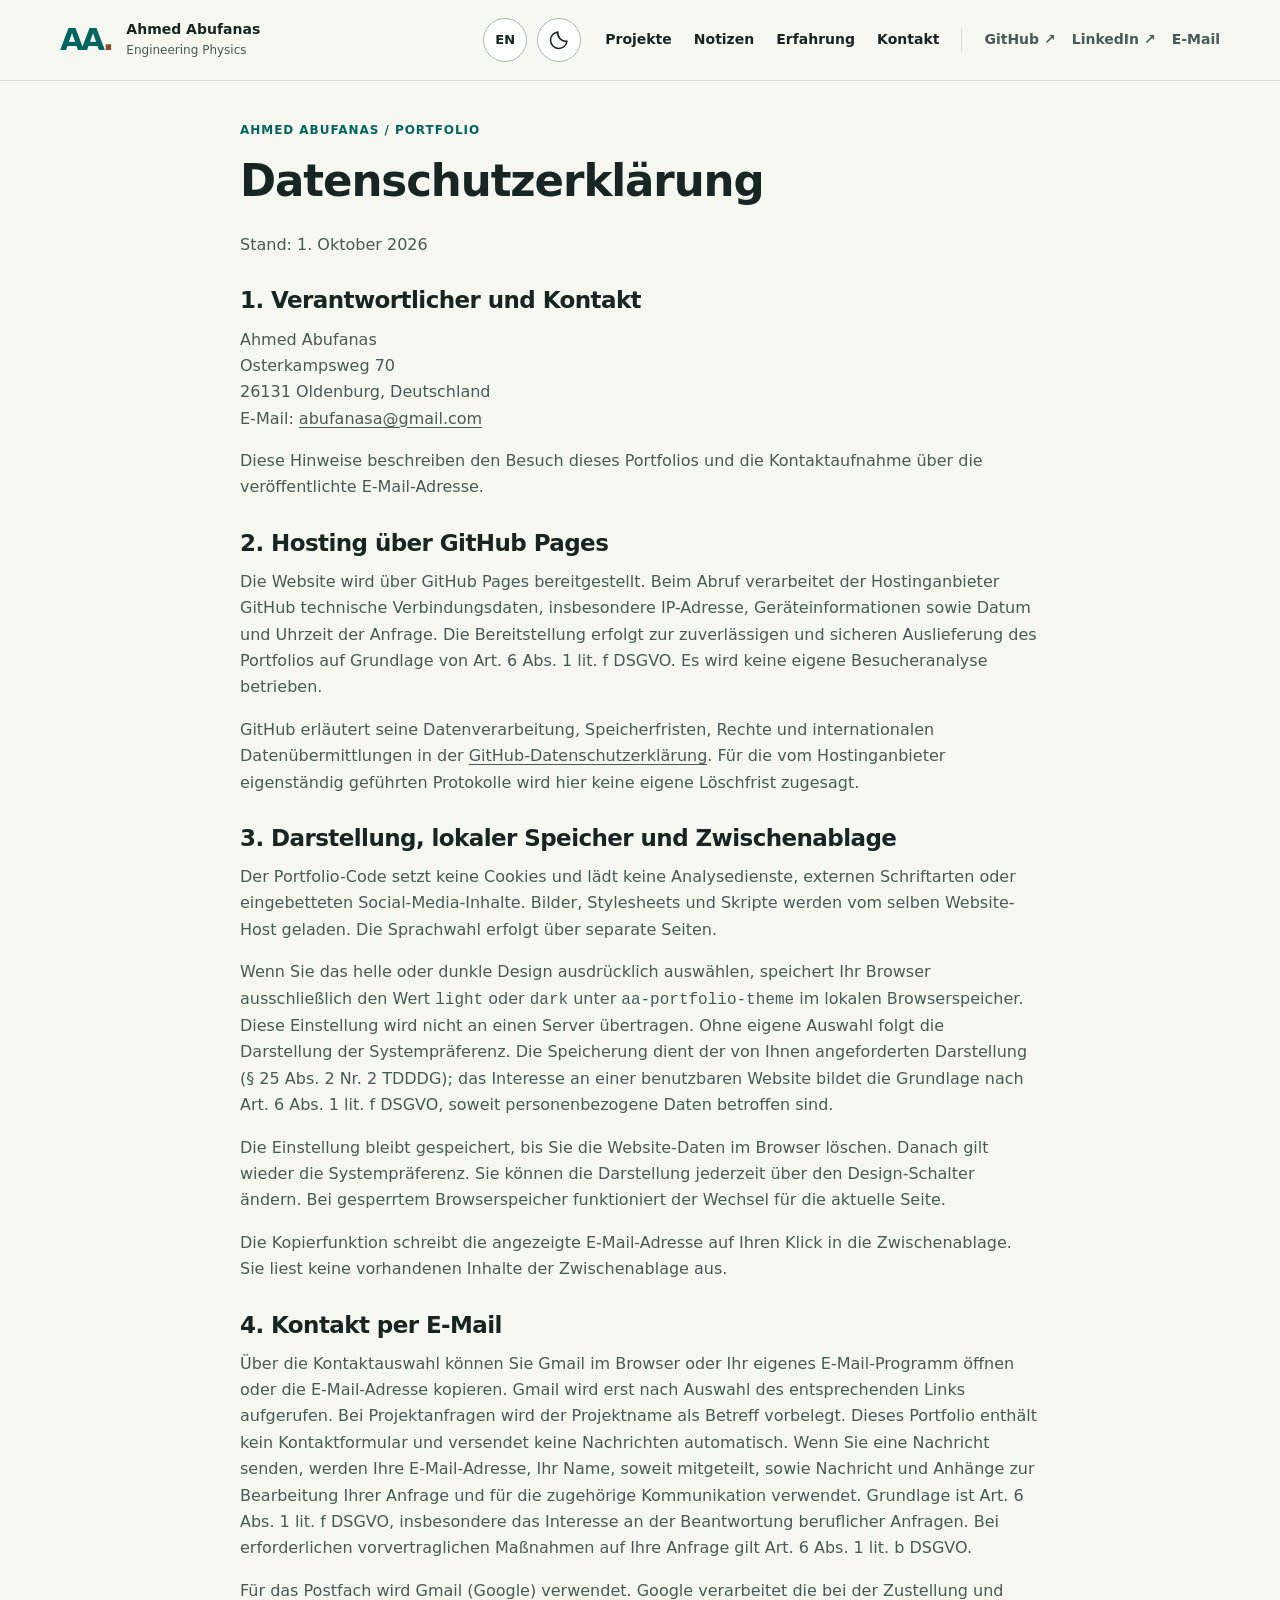
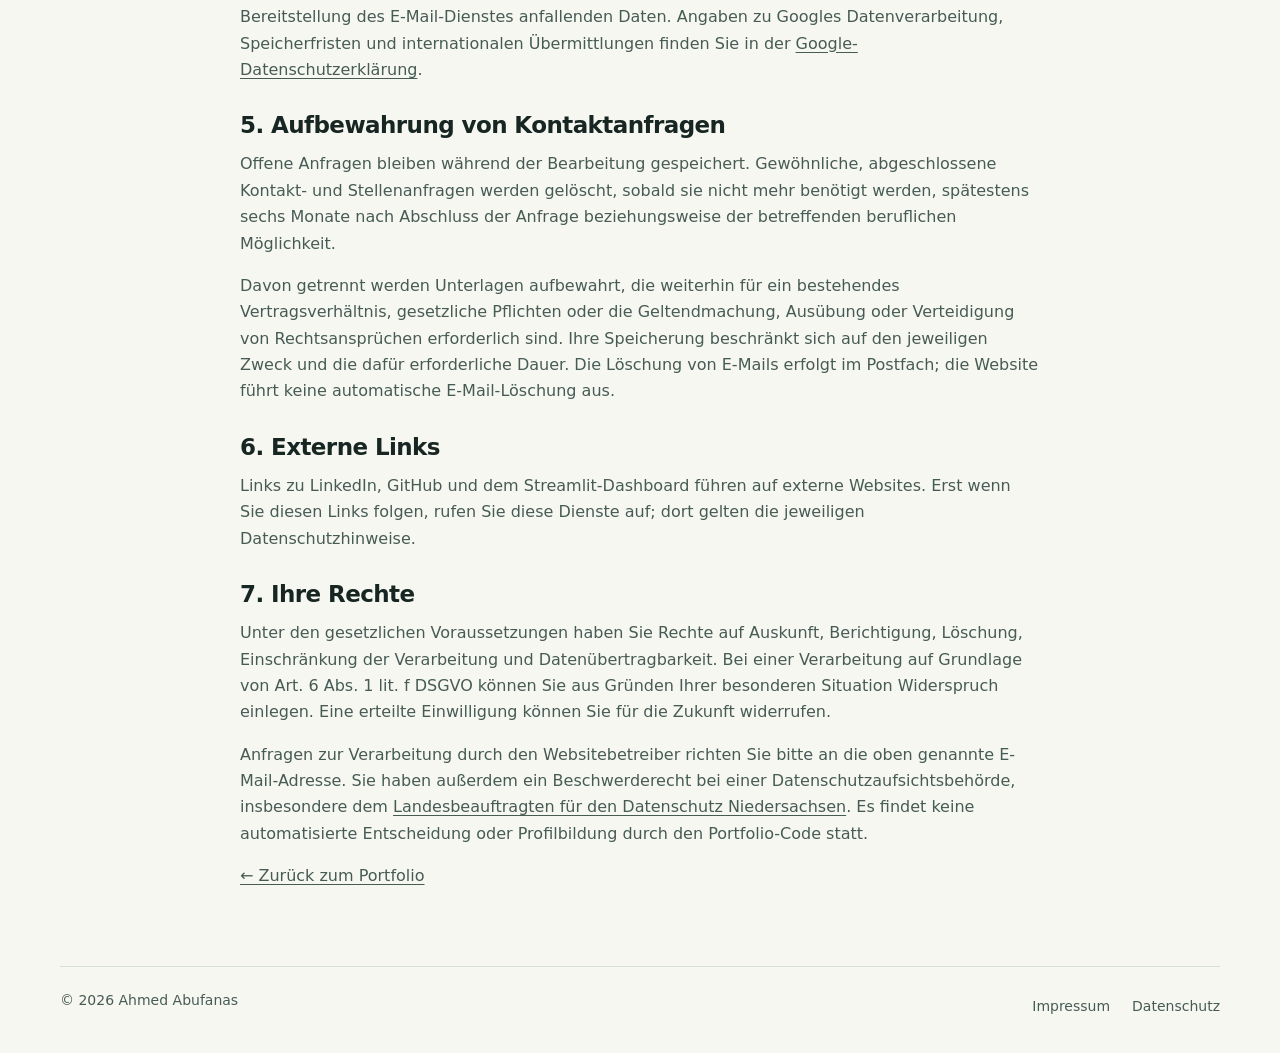
<file: legal/datenschutz.html>
<!doctype html><html lang="de"><head><meta charset="utf-8"><meta name="viewport" content="width=device-width,initial-scale=1"><title>Datenschutzerklärung | Ahmed Abufanas</title><meta name="description" content="Hinweise zu Datenschutz und Funktionen des Portfolios von Ahmed Abufanas."><meta name="robots" content="noindex"><meta name="theme-color" content="#f7f7f2"><meta name="color-scheme" content="light dark"><link rel="canonical" href="https://abufanasa-dotcom.github.io/legal/datenschutz.html"><link rel="icon" href="../assets/images/favicon.svg"><script src="../js/theme-init.js"></script><link rel="stylesheet" href="../css/style.css?v=8bd9d3360000"><script defer src="../js/main.js?v=1745fbf1e4c3"></script></head><body><a class="skip" href="#main">Zum Inhalt</a><header class="site-header"><div class="container header-inner">
 <a class="brand" href="../index.html"><span class="monogram" aria-hidden="true">AA<span>.</span></span><span class="brand-caption">Ahmed Abufanas<br><small>Engineering Physics</small></span></a>
 <div class="header-controls">
 <a class="language" href="../en/index.html" hreflang="en" aria-label="EN: Switch to English">EN</a>
 <button class="theme-toggle" type="button" aria-label="Dunkles Design" aria-pressed="false" hidden><svg class="theme-moon" viewBox="0 0 24 24" aria-hidden="true" focusable="false"><path d="M20.7 13.3A9 9 0 0 1 10.7 3.3 9 9 0 1 0 20.7 13.3Z"/></svg><svg class="theme-sun" viewBox="0 0 24 24" aria-hidden="true" focusable="false"><circle cx="12" cy="12" r="4"/><path d="M12 2v2m0 16v2M2 12h2m16 0h2M5 5l1.4 1.4m11.2 11.2L19 19M5 19l1.4-1.4M17.6 6.4 19 5"/></svg></button>
 <button class="menu-toggle" type="button" aria-label="Menü" aria-expanded="false" aria-controls="navigation" hidden><svg viewBox="0 0 24 24" aria-hidden="true" focusable="false"><path d="M4 6h16M4 12h16M4 18h16"/></svg></button>
 </div>
 <nav id="navigation" aria-label="Hauptnavigation"><a class="" href="../index.html#projects">Projekte</a><a class="" href="../index.html#notes">Notizen</a><a class="" href="../index.html#experience">Erfahrung</a><a class="" href="../index.html#contact">Kontakt</a><span class="social-nav"><a class="" href="https://github.com/abufanasa-dotcom">GitHub ↗</a><a class="" href="https://www.linkedin.com/in/ahmedabufanas/">LinkedIn ↗</a><a class="" href="mailto:abufanasa@gmail.com" data-contact data-subject="">E-Mail</a></span></nav>
 </div></header><main id="main" class="container legal"><p class="eyebrow">AHMED ABUFANAS / PORTFOLIO</p><h1>Datenschutzerklärung</h1><p>Stand: 1. Oktober 2026</p><h2>1. Verantwortlicher und Kontakt</h2><p>Ahmed Abufanas<br>Osterkampsweg 70<br>26131 Oldenburg, Deutschland<br>E-Mail: <a href="mailto:abufanasa@gmail.com">abufanasa@gmail.com</a></p><p>Diese Hinweise beschreiben den Besuch dieses Portfolios und die Kontaktaufnahme über die veröffentlichte E-Mail-Adresse.</p><h2>2. Hosting über GitHub Pages</h2><p>Die Website wird über GitHub Pages bereitgestellt. Beim Abruf verarbeitet der Hostinganbieter GitHub technische Verbindungsdaten, insbesondere IP-Adresse, Geräteinformationen sowie Datum und Uhrzeit der Anfrage. Die Bereitstellung erfolgt zur zuverlässigen und sicheren Auslieferung des Portfolios auf Grundlage von Art. 6 Abs. 1 lit. f DSGVO. Es wird keine eigene Besucheranalyse betrieben.</p><p>GitHub erläutert seine Datenverarbeitung, Speicherfristen, Rechte und internationalen Datenübermittlungen in der <a href="https://docs.github.com/en/site-policy/privacy-policies/github-general-privacy-statement">GitHub-Datenschutzerklärung</a>. Für die vom Hostinganbieter eigenständig geführten Protokolle wird hier keine eigene Löschfrist zugesagt.</p><h2>3. Darstellung, lokaler Speicher und Zwischenablage</h2><p>Der Portfolio-Code setzt keine Cookies und lädt keine Analysedienste, externen Schriftarten oder eingebetteten Social-Media-Inhalte. Bilder, Stylesheets und Skripte werden vom selben Website-Host geladen. Die Sprachwahl erfolgt über separate Seiten.</p><p>Wenn Sie das helle oder dunkle Design ausdrücklich auswählen, speichert Ihr Browser ausschließlich den Wert <code>light</code> oder <code>dark</code> unter <code>aa-portfolio-theme</code> im lokalen Browserspeicher. Diese Einstellung wird nicht an einen Server übertragen. Ohne eigene Auswahl folgt die Darstellung der Systempräferenz. Die Speicherung dient der von Ihnen angeforderten Darstellung (§ 25 Abs. 2 Nr. 2 TDDDG); das Interesse an einer benutzbaren Website bildet die Grundlage nach Art. 6 Abs. 1 lit. f DSGVO, soweit personenbezogene Daten betroffen sind.</p><p>Die Einstellung bleibt gespeichert, bis Sie die Website-Daten im Browser löschen. Danach gilt wieder die Systempräferenz. Sie können die Darstellung jederzeit über den Design-Schalter ändern. Bei gesperrtem Browserspeicher funktioniert der Wechsel für die aktuelle Seite.</p><p>Die Kopierfunktion schreibt die angezeigte E-Mail-Adresse auf Ihren Klick in die Zwischenablage. Sie liest keine vorhandenen Inhalte der Zwischenablage aus.</p><h2>4. Kontakt per E-Mail</h2><p>Über die Kontaktauswahl können Sie Gmail im Browser oder Ihr eigenes E-Mail-Programm öffnen oder die E-Mail-Adresse kopieren. Gmail wird erst nach Auswahl des entsprechenden Links aufgerufen. Bei Projektanfragen wird der Projektname als Betreff vorbelegt. Dieses Portfolio enthält kein Kontaktformular und versendet keine Nachrichten automatisch. Wenn Sie eine Nachricht senden, werden Ihre E-Mail-Adresse, Ihr Name, soweit mitgeteilt, sowie Nachricht und Anhänge zur Bearbeitung Ihrer Anfrage und für die zugehörige Kommunikation verwendet. Grundlage ist Art. 6 Abs. 1 lit. f DSGVO, insbesondere das Interesse an der Beantwortung beruflicher Anfragen. Bei erforderlichen vorvertraglichen Maßnahmen auf Ihre Anfrage gilt Art. 6 Abs. 1 lit. b DSGVO.</p><p>Für das Postfach wird Gmail (Google) verwendet. Google verarbeitet die bei der Zustellung und Bereitstellung des E-Mail-Dienstes anfallenden Daten. Angaben zu Googles Datenverarbeitung, Speicherfristen und internationalen Übermittlungen finden Sie in der <a href="https://policies.google.com/privacy?hl=de">Google-Datenschutzerklärung</a>.</p><h2>5. Aufbewahrung von Kontaktanfragen</h2><p>Offene Anfragen bleiben während der Bearbeitung gespeichert. Gewöhnliche, abgeschlossene Kontakt- und Stellenanfragen werden gelöscht, sobald sie nicht mehr benötigt werden, spätestens sechs Monate nach Abschluss der Anfrage beziehungsweise der betreffenden beruflichen Möglichkeit.</p><p>Davon getrennt werden Unterlagen aufbewahrt, die weiterhin für ein bestehendes Vertragsverhältnis, gesetzliche Pflichten oder die Geltendmachung, Ausübung oder Verteidigung von Rechtsansprüchen erforderlich sind. Ihre Speicherung beschränkt sich auf den jeweiligen Zweck und die dafür erforderliche Dauer. Die Löschung von E-Mails erfolgt im Postfach; die Website führt keine automatische E-Mail-Löschung aus.</p><h2>6. Externe Links</h2><p>Links zu LinkedIn, GitHub und dem Streamlit-Dashboard führen auf externe Websites. Erst wenn Sie diesen Links folgen, rufen Sie diese Dienste auf; dort gelten die jeweiligen Datenschutzhinweise.</p><h2>7. Ihre Rechte</h2><p>Unter den gesetzlichen Voraussetzungen haben Sie Rechte auf Auskunft, Berichtigung, Löschung, Einschränkung der Verarbeitung und Datenübertragbarkeit. Bei einer Verarbeitung auf Grundlage von Art. 6 Abs. 1 lit. f DSGVO können Sie aus Gründen Ihrer besonderen Situation Widerspruch einlegen. Eine erteilte Einwilligung können Sie für die Zukunft widerrufen.</p><p>Anfragen zur Verarbeitung durch den Websitebetreiber richten Sie bitte an die oben genannte E-Mail-Adresse. Sie haben außerdem ein Beschwerderecht bei einer Datenschutzaufsichtsbehörde, insbesondere dem <a href="https://www.lfd.niedersachsen.de/startseite/">Landesbeauftragten für den Datenschutz Niedersachsen</a>. Es findet keine automatisierte Entscheidung oder Profilbildung durch den Portfolio-Code statt.</p><p><a href="../index.html">← Zurück zum Portfolio</a></p></main><footer class="container footer"><span>© 2026 Ahmed Abufanas</span><div><a class="" href="../legal/impressum.html">Impressum</a><a class="" href="../legal/datenschutz.html">Datenschutz</a></div></footer><dialog id="chart-dialog" aria-labelledby="chart-dialog-title" aria-describedby="chart-dialog-caption"><div class="dialog-header"><h2 id="chart-dialog-title">Projektgrafik</h2><button class="dialog-close" autofocus>Schließen ×</button></div><img alt=""><p id="chart-dialog-caption"></p></dialog><dialog id="contact-dialog" aria-labelledby="contact-dialog-title" aria-describedby="contact-dialog-description"><div class="dialog-header"><h2 id="contact-dialog-title">Kontakt aufnehmen</h2><button class="dialog-close" autofocus>Schließen ×</button></div><p id="contact-dialog-description">Wählen Sie, wie Sie Ihre Nachricht schreiben möchten.</p><p class="contact-recipient">abufanasa@gmail.com</p><p class="contact-subject" hidden></p><div class="email-options"><a class="button primary" data-gmail href="https://mail.google.com/mail/?view=cm&amp;fs=1&amp;to=abufanasa@gmail.com" target="_blank" rel="noopener noreferrer">In Gmail schreiben ↗</a><a class="button secondary" data-mail-app href="mailto:abufanasa@gmail.com">E-Mail-Programm öffnen ↗</a><button class="button secondary copy-email" data-email="abufanasa@gmail.com">E-Mail-Adresse kopieren</button></div><p class="copy-status" role="status" aria-live="polite"></p><p class="email-note">Gmail öffnet sich in einem neuen Tab. Eine Nachricht wird erst gesendet, wenn Sie sie selbst absenden.</p></dialog></body></html>
</file>
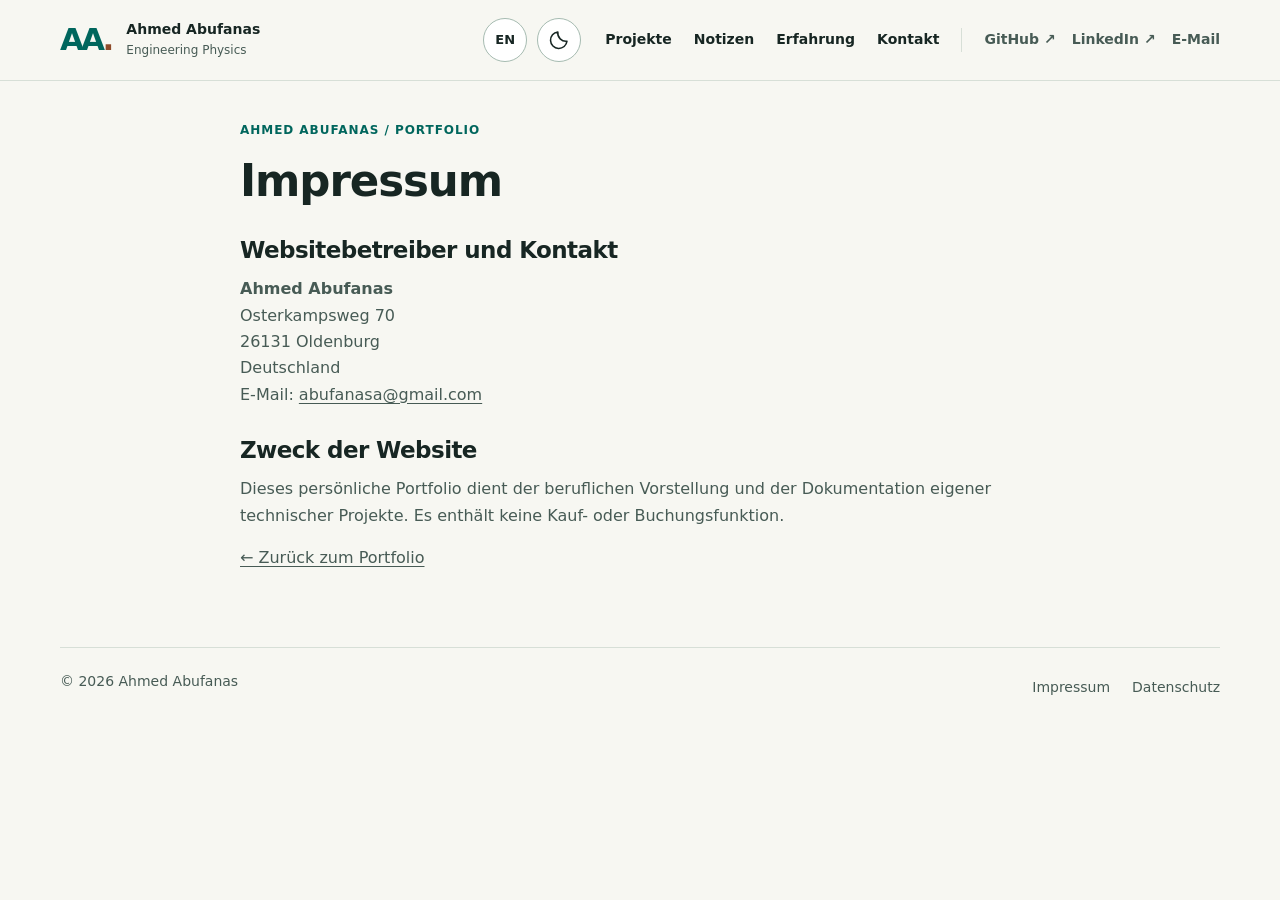
<file: legal/impressum.html>
<!doctype html><html lang="de"><head><meta charset="utf-8"><meta name="viewport" content="width=device-width,initial-scale=1"><title>Impressum | Ahmed Abufanas</title><meta name="description" content="Betreiber und Kontakt des Portfolios von Ahmed Abufanas."><meta name="robots" content="noindex"><meta name="theme-color" content="#f7f7f2"><meta name="color-scheme" content="light dark"><link rel="canonical" href="https://abufanasa-dotcom.github.io/legal/impressum.html"><link rel="icon" href="../assets/images/favicon.svg"><script src="../js/theme-init.js"></script><link rel="stylesheet" href="../css/style.css?v=8bd9d3360000"><script defer src="../js/main.js?v=1745fbf1e4c3"></script></head><body><a class="skip" href="#main">Zum Inhalt</a><header class="site-header"><div class="container header-inner">
 <a class="brand" href="../index.html"><span class="monogram" aria-hidden="true">AA<span>.</span></span><span class="brand-caption">Ahmed Abufanas<br><small>Engineering Physics</small></span></a>
 <div class="header-controls">
 <a class="language" href="../en/index.html" hreflang="en" aria-label="EN: Switch to English">EN</a>
 <button class="theme-toggle" type="button" aria-label="Dunkles Design" aria-pressed="false" hidden><svg class="theme-moon" viewBox="0 0 24 24" aria-hidden="true" focusable="false"><path d="M20.7 13.3A9 9 0 0 1 10.7 3.3 9 9 0 1 0 20.7 13.3Z"/></svg><svg class="theme-sun" viewBox="0 0 24 24" aria-hidden="true" focusable="false"><circle cx="12" cy="12" r="4"/><path d="M12 2v2m0 16v2M2 12h2m16 0h2M5 5l1.4 1.4m11.2 11.2L19 19M5 19l1.4-1.4M17.6 6.4 19 5"/></svg></button>
 <button class="menu-toggle" type="button" aria-label="Menü" aria-expanded="false" aria-controls="navigation" hidden><svg viewBox="0 0 24 24" aria-hidden="true" focusable="false"><path d="M4 6h16M4 12h16M4 18h16"/></svg></button>
 </div>
 <nav id="navigation" aria-label="Hauptnavigation"><a class="" href="../index.html#projects">Projekte</a><a class="" href="../index.html#notes">Notizen</a><a class="" href="../index.html#experience">Erfahrung</a><a class="" href="../index.html#contact">Kontakt</a><span class="social-nav"><a class="" href="https://github.com/abufanasa-dotcom">GitHub ↗</a><a class="" href="https://www.linkedin.com/in/ahmedabufanas/">LinkedIn ↗</a><a class="" href="mailto:abufanasa@gmail.com" data-contact data-subject="">E-Mail</a></span></nav>
 </div></header><main id="main" class="container legal"><p class="eyebrow">AHMED ABUFANAS / PORTFOLIO</p><h1>Impressum</h1><h2>Websitebetreiber und Kontakt</h2><p><strong>Ahmed Abufanas</strong><br>Osterkampsweg 70<br>26131 Oldenburg<br>Deutschland<br>E-Mail: <a href="mailto:abufanasa@gmail.com">abufanasa@gmail.com</a></p><h2>Zweck der Website</h2><p>Dieses persönliche Portfolio dient der beruflichen Vorstellung und der Dokumentation eigener technischer Projekte. Es enthält keine Kauf- oder Buchungsfunktion.</p><p><a href="../index.html">← Zurück zum Portfolio</a></p></main><footer class="container footer"><span>© 2026 Ahmed Abufanas</span><div><a class="" href="../legal/impressum.html">Impressum</a><a class="" href="../legal/datenschutz.html">Datenschutz</a></div></footer><dialog id="chart-dialog" aria-labelledby="chart-dialog-title" aria-describedby="chart-dialog-caption"><div class="dialog-header"><h2 id="chart-dialog-title">Projektgrafik</h2><button class="dialog-close" autofocus>Schließen ×</button></div><img alt=""><p id="chart-dialog-caption"></p></dialog><dialog id="contact-dialog" aria-labelledby="contact-dialog-title" aria-describedby="contact-dialog-description"><div class="dialog-header"><h2 id="contact-dialog-title">Kontakt aufnehmen</h2><button class="dialog-close" autofocus>Schließen ×</button></div><p id="contact-dialog-description">Wählen Sie, wie Sie Ihre Nachricht schreiben möchten.</p><p class="contact-recipient">abufanasa@gmail.com</p><p class="contact-subject" hidden></p><div class="email-options"><a class="button primary" data-gmail href="https://mail.google.com/mail/?view=cm&amp;fs=1&amp;to=abufanasa@gmail.com" target="_blank" rel="noopener noreferrer">In Gmail schreiben ↗</a><a class="button secondary" data-mail-app href="mailto:abufanasa@gmail.com">E-Mail-Programm öffnen ↗</a><button class="button secondary copy-email" data-email="abufanasa@gmail.com">E-Mail-Adresse kopieren</button></div><p class="copy-status" role="status" aria-live="polite"></p><p class="email-note">Gmail öffnet sich in einem neuen Tab. Eine Nachricht wird erst gesendet, wenn Sie sie selbst absenden.</p></dialog></body></html>
</file>
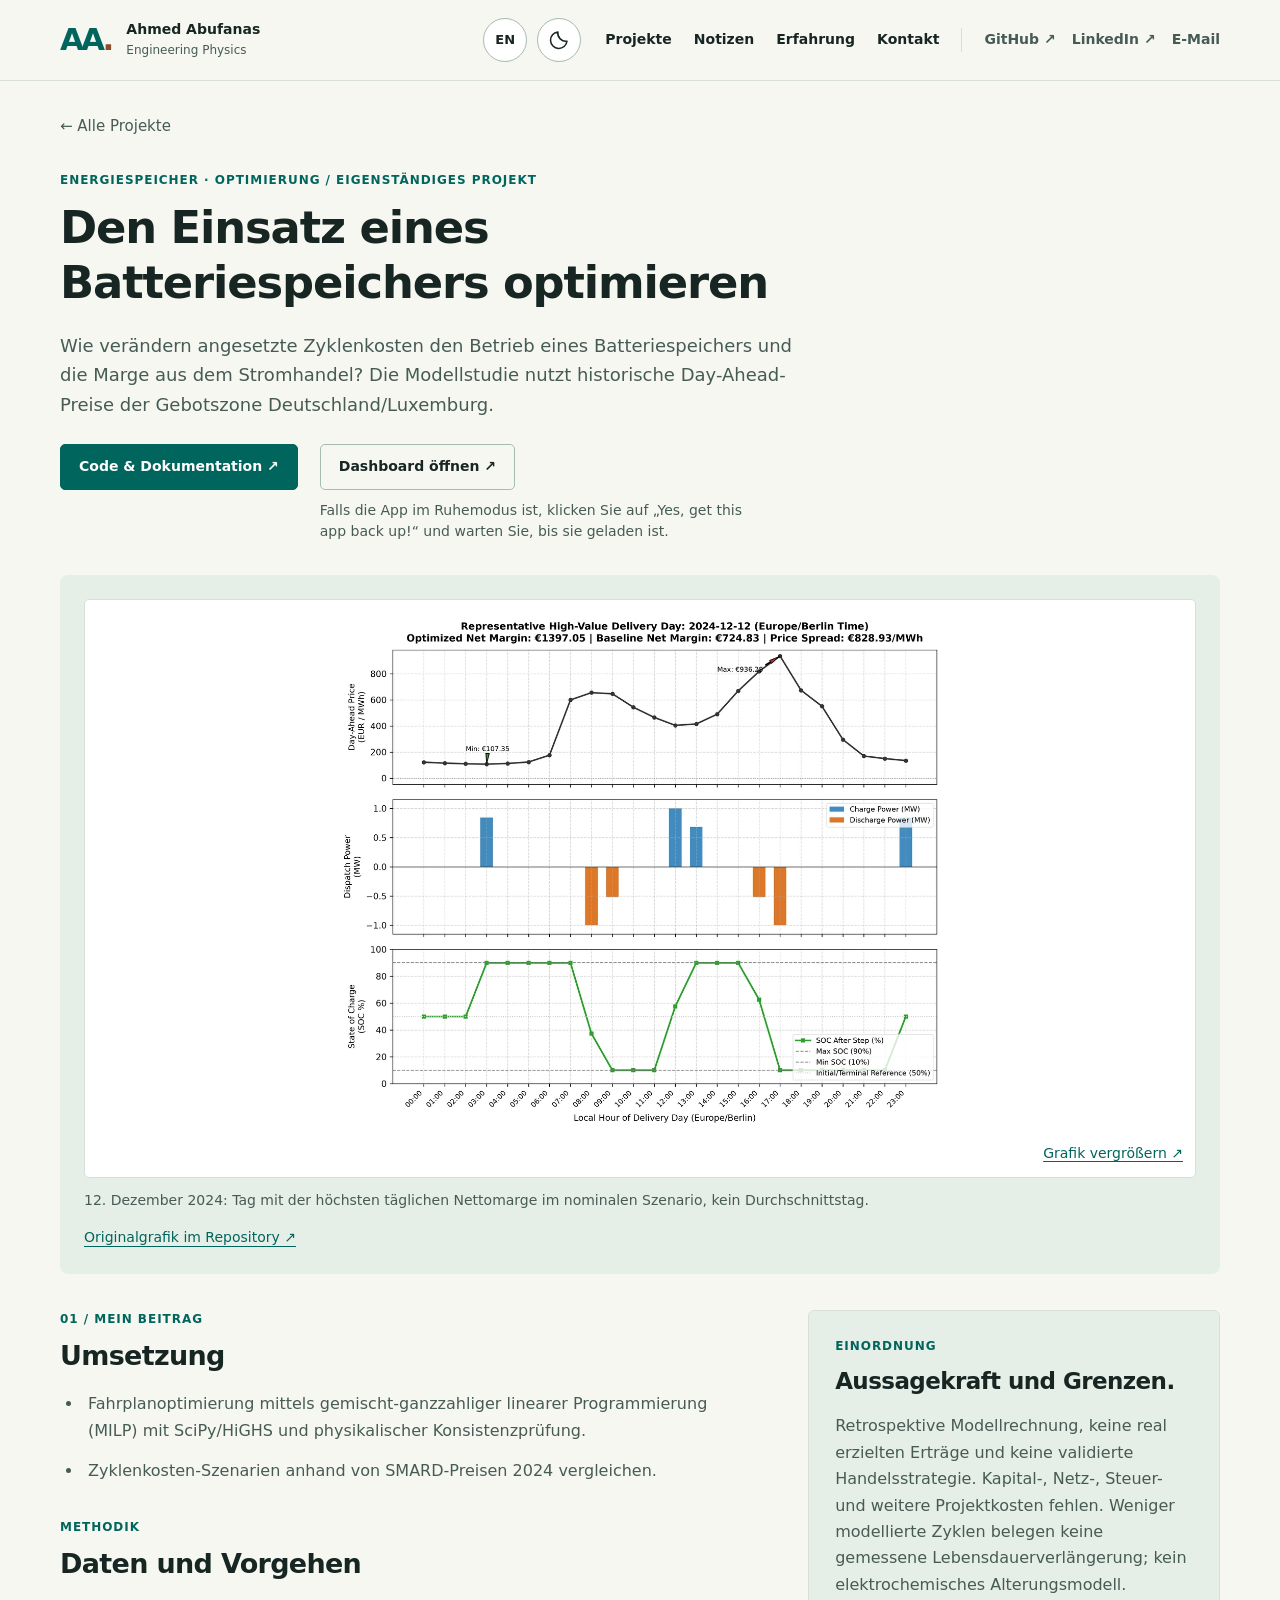
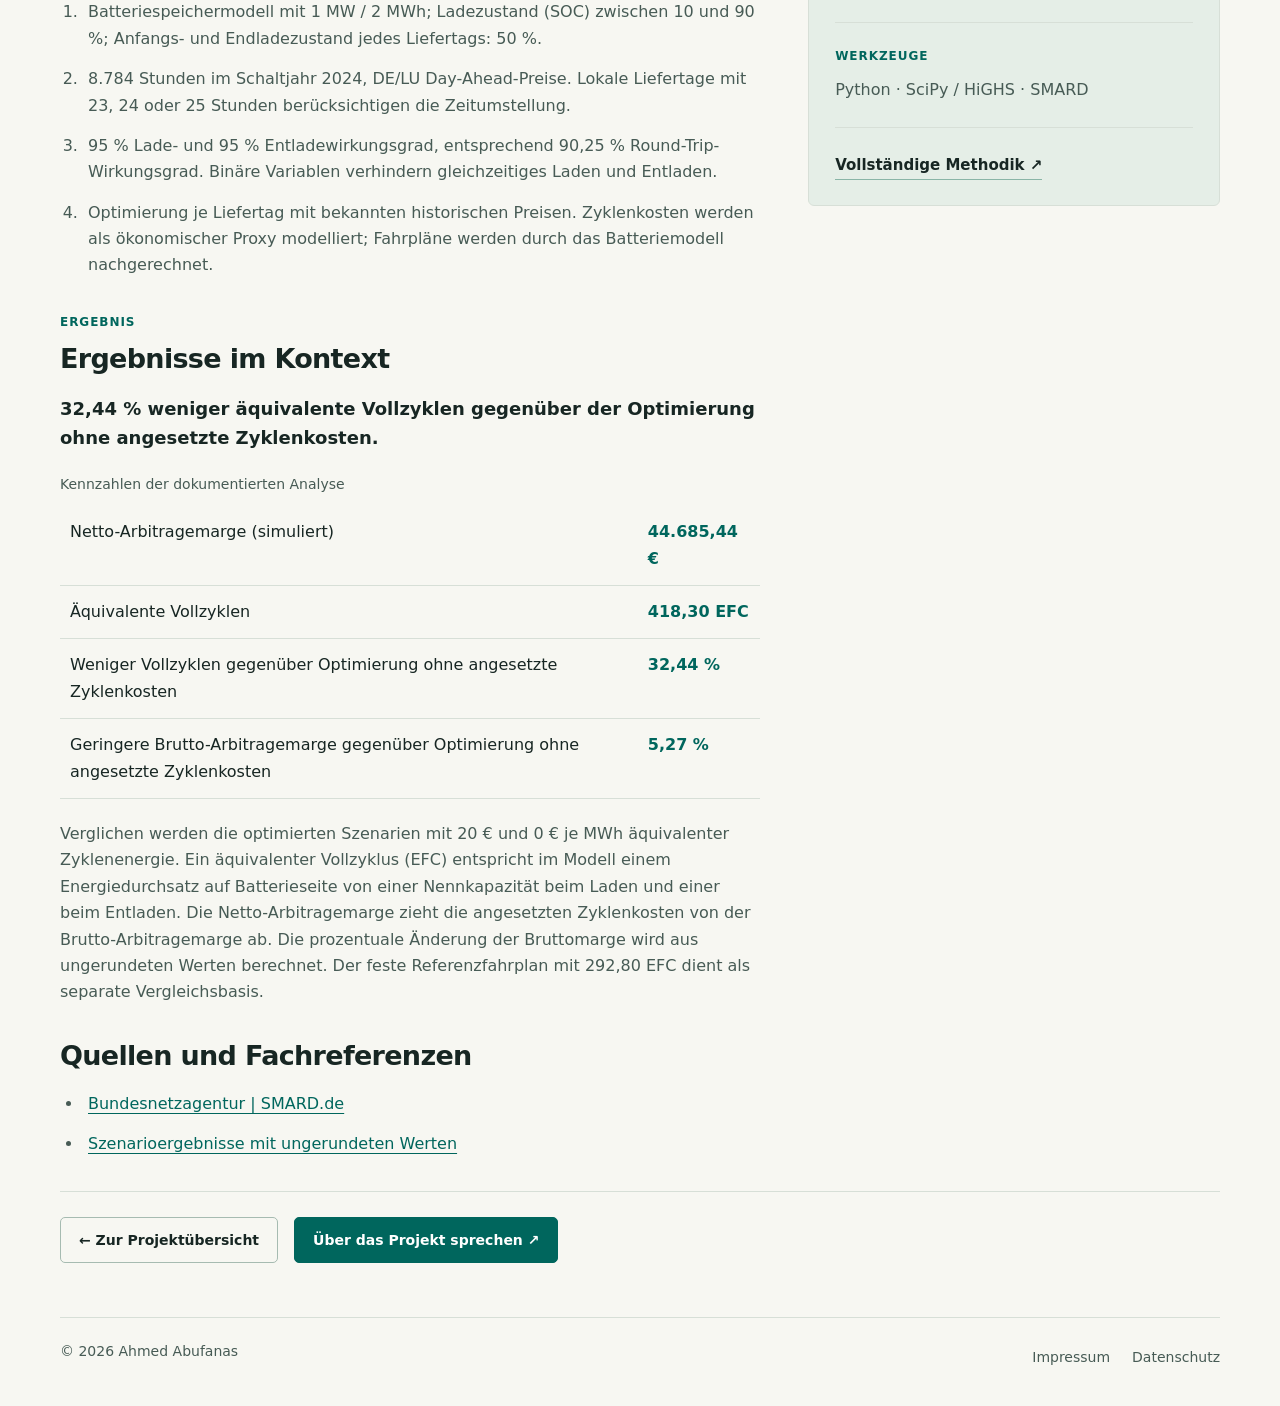
<file: projects/bess-dispatch.html>
<!doctype html><html lang="de"><head><meta charset="utf-8"><meta name="viewport" content="width=device-width,initial-scale=1"><title>Einsatzplanung für einen Batteriespeicher | Ahmed Abufanas</title><meta name="description" content="Wie verändern angesetzte Zyklenkosten den Betrieb eines Batteriespeichers und die Marge aus dem Stromhandel? Die Modellstudie nutzt historische Day-Ahead-Preise der Gebotszone Deutschland/Luxemburg."><meta name="theme-color" content="#f7f7f2"><meta name="color-scheme" content="light dark"><link rel="canonical" href="https://abufanasa-dotcom.github.io/projects/bess-dispatch.html"><link rel="alternate" hreflang="de" href="https://abufanasa-dotcom.github.io/projects/bess-dispatch.html"><link rel="alternate" hreflang="en" href="https://abufanasa-dotcom.github.io/en/projects/bess-dispatch.html"><link rel="alternate" hreflang="x-default" href="https://abufanasa-dotcom.github.io/projects/bess-dispatch.html"><meta property="og:type" content="website"><meta property="og:title" content="Einsatzplanung für einen Batteriespeicher | Ahmed Abufanas"><meta property="og:description" content="Wie verändern angesetzte Zyklenkosten den Betrieb eines Batteriespeichers und die Marge aus dem Stromhandel? Die Modellstudie nutzt historische Day-Ahead-Preise der Gebotszone Deutschland/Luxemburg."><meta property="og:url" content="https://abufanasa-dotcom.github.io/projects/bess-dispatch.html"><meta property="og:locale" content="de_DE"><meta property="og:image" content="https://abufanasa-dotcom.github.io/assets/images/ahmed-abufanas.jpg"><meta property="og:image:alt" content="Ahmed Abufanas"><meta property="og:image:width" content="1086"><meta property="og:image:height" content="1448"><meta property="og:image:type" content="image/jpeg"><link rel="icon" href="../assets/images/favicon.svg"><script src="../js/theme-init.js"></script><link rel="stylesheet" href="../css/style.css?v=8bd9d3360000"><script defer src="../js/main.js?v=1745fbf1e4c3"></script></head><body><a class="skip" href="#main">Zum Inhalt</a><header class="site-header"><div class="container header-inner">
 <a class="brand" href="../index.html"><span class="monogram" aria-hidden="true">AA<span>.</span></span><span class="brand-caption">Ahmed Abufanas<br><small>Engineering Physics</small></span></a>
 <div class="header-controls">
 <a class="language" href="../en/projects/bess-dispatch.html" hreflang="en" aria-label="EN: Switch to English">EN</a>
 <button class="theme-toggle" type="button" aria-label="Dunkles Design" aria-pressed="false" hidden><svg class="theme-moon" viewBox="0 0 24 24" aria-hidden="true" focusable="false"><path d="M20.7 13.3A9 9 0 0 1 10.7 3.3 9 9 0 1 0 20.7 13.3Z"/></svg><svg class="theme-sun" viewBox="0 0 24 24" aria-hidden="true" focusable="false"><circle cx="12" cy="12" r="4"/><path d="M12 2v2m0 16v2M2 12h2m16 0h2M5 5l1.4 1.4m11.2 11.2L19 19M5 19l1.4-1.4M17.6 6.4 19 5"/></svg></button>
 <button class="menu-toggle" type="button" aria-label="Menü" aria-expanded="false" aria-controls="navigation" hidden><svg viewBox="0 0 24 24" aria-hidden="true" focusable="false"><path d="M4 6h16M4 12h16M4 18h16"/></svg></button>
 </div>
 <nav id="navigation" aria-label="Hauptnavigation"><a class="" href="../index.html#projects">Projekte</a><a class="" href="../index.html#notes">Notizen</a><a class="" href="../index.html#experience">Erfahrung</a><a class="" href="../index.html#contact">Kontakt</a><span class="social-nav"><a class="" href="https://github.com/abufanasa-dotcom">GitHub ↗</a><a class="" href="https://www.linkedin.com/in/ahmedabufanas/">LinkedIn ↗</a><a class="" href="mailto:abufanasa@gmail.com" data-contact data-subject="">E-Mail</a></span></nav>
 </div></header><main id="main" class="container case"><a class="back-link" href="../index.html#projects">← Alle Projekte</a><div class="case-heading"><p class="eyebrow">Energiespeicher · Optimierung / EIGENSTÄNDIGES PROJEKT</p><h1>Den Einsatz eines Batteriespeichers optimieren</h1><p class="case-lead">Wie verändern angesetzte Zyklenkosten den Betrieb eines Batteriespeichers und die Marge aus dem Stromhandel? Die Modellstudie nutzt historische Day-Ahead-Preise der Gebotszone Deutschland/Luxemburg.</p><div class="actions case-actions"><a class="button primary" href="https://github.com/abufanasa-dotcom/bess-dispatch-analytics">Code & Dokumentation ↗</a><div class="dashboard-action"><a aria-describedby="dashboard-note" class="button secondary" href="https://bess-dispatch-analytics.streamlit.app/">Dashboard öffnen ↗</a><p id="dashboard-note" class="dashboard-note">Falls die App im Ruhemodus ist, klicken Sie auf „Yes, get this app back up!“ und warten Sie, bis sie geladen ist.</p></div></div></div><div class="case-visual"><figure><a class="chart-button" href="../assets/images/projects/bess_dispatch_soc_schedule.png" data-chart aria-label="Grafik vergrößern: Einsatzplanung für einen Batteriespeicher"><img src="../assets/images/projects/bess_dispatch_soc_schedule-800.webp" srcset="../assets/images/projects/bess_dispatch_soc_schedule-800.webp 800w, ../assets/images/projects/bess_dispatch_soc_schedule-1200.webp 1200w" sizes="(min-width: 1232px) 1080px, calc(100vw - 100px)" width="3000" height="2550" alt="12. Dezember 2024: Tag mit der höchsten täglichen Nettomarge im nominalen Szenario, kein Durchschnittstag." loading="eager" decoding="async"><span class="zoom-label">Grafik vergrößern ↗</span></a><figcaption>12. Dezember 2024: Tag mit der höchsten täglichen Nettomarge im nominalen Szenario, kein Durchschnittstag.</figcaption></figure><a class="source-link" href="https://github.com/abufanasa-dotcom/bess-dispatch-analytics/blob/main/reports/figures/representative_day_dispatch.png">Originalgrafik im Repository ↗</a></div><div class="case-columns"><div><section><p class="eyebrow">01 / MEIN BEITRAG</p><h2>Umsetzung</h2><ul><li>Fahrplanoptimierung mittels gemischt-ganzzahliger linearer Programmierung (MILP) mit SciPy/HiGHS und physikalischer Konsistenzprüfung.</li><li>Zyklenkosten-Szenarien anhand von SMARD-Preisen 2024 vergleichen.</li></ul></section><section><p class="eyebrow">METHODIK</p><h2>Daten und Vorgehen</h2><ol><li>Batteriespeichermodell mit 1 MW / 2 MWh; Ladezustand (SOC) zwischen 10 und 90 %; Anfangs- und Endladezustand jedes Liefertags: 50 %.</li><li>8.784 Stunden im Schaltjahr 2024, DE/LU Day-Ahead-Preise. Lokale Liefertage mit 23, 24 oder 25 Stunden berücksichtigen die Zeitumstellung.</li><li>95 % Lade- und 95 % Entladewirkungsgrad, entsprechend 90,25 % Round-Trip-Wirkungsgrad. Binäre Variablen verhindern gleichzeitiges Laden und Entladen.</li><li>Optimierung je Liefertag mit bekannten historischen Preisen. Zyklenkosten werden als ökonomischer Proxy modelliert; Fahrpläne werden durch das Batteriemodell nachgerechnet.</li></ol></section><section><p class="eyebrow">ERGEBNIS</p><h2>Ergebnisse im Kontext</h2><p class="case-result">32,44 % weniger äquivalente Vollzyklen gegenüber der Optimierung ohne angesetzte Zyklenkosten.</p><table><caption>Kennzahlen der dokumentierten Analyse</caption><tbody><tr><th scope="row">Netto-Arbitragemarge (simuliert)</th><td>44.685,44 €</td></tr><tr><th scope="row">Äquivalente Vollzyklen</th><td>418,30 EFC</td></tr><tr><th scope="row">Weniger Vollzyklen gegenüber Optimierung ohne angesetzte Zyklenkosten</th><td>32,44 %</td></tr><tr><th scope="row">Geringere Brutto-Arbitragemarge gegenüber Optimierung ohne angesetzte Zyklenkosten</th><td>5,27 %</td></tr></tbody></table><p>Verglichen werden die optimierten Szenarien mit 20 € und 0 € je MWh äquivalenter Zyklenenergie. Ein äquivalenter Vollzyklus (EFC) entspricht im Modell einem Energiedurchsatz auf Batterieseite von einer Nennkapazität beim Laden und einer beim Entladen. Die Netto-Arbitragemarge zieht die angesetzten Zyklenkosten von der Brutto-Arbitragemarge ab. Die prozentuale Änderung der Bruttomarge wird aus ungerundeten Werten berechnet. Der feste Referenzfahrplan mit 292,80 EFC dient als separate Vergleichsbasis.</p></section><section class="technical-sources"><h2>Quellen und Fachreferenzen</h2><ul><li><a class="" href="https://www.smard.de/home/datennutzung">Bundesnetzagentur | SMARD.de</a></li><li><a class="" href="https://github.com/abufanasa-dotcom/bess-dispatch-analytics/blob/main/reports/degradation_aware_summary_20eur_2024.json">Szenarioergebnisse mit ungerundeten Werten</a></li></ul></section></div><aside class="case-aside"><p class="eyebrow">EINORDNUNG</p><h3>Aussagekraft und Grenzen.</h3><p>Retrospektive Modellrechnung, keine real erzielten Erträge und keine validierte Handelsstrategie. Kapital-, Netz-, Steuer- und weitere Projektkosten fehlen. Weniger modellierte Zyklen belegen keine gemessene Lebensdauerverlängerung; kein elektrochemisches Alterungsmodell.</p><hr><p class="eyebrow">WERKZEUGE</p><p>Python · SciPy / HiGHS · SMARD</p><hr><a class="text-link" href="https://github.com/abufanasa-dotcom/bess-dispatch-analytics">Vollständige Methodik ↗</a></aside></div><div class="case-end"><a class="button secondary" href="../index.html#projects">← Zur Projektübersicht</a><a class="button primary" href="mailto:abufanasa@gmail.com?subject=Anfrage%20zu%3A%20Einsatzplanung%20f%C3%BCr%20einen%20Batteriespeicher" data-contact data-subject="Anfrage zu: Einsatzplanung für einen Batteriespeicher">Über das Projekt sprechen ↗</a></div></main><footer class="container footer"><span>© 2026 Ahmed Abufanas</span><div><a class="" href="../legal/impressum.html">Impressum</a><a class="" href="../legal/datenschutz.html">Datenschutz</a></div></footer><dialog id="chart-dialog" aria-labelledby="chart-dialog-title" aria-describedby="chart-dialog-caption"><div class="dialog-header"><h2 id="chart-dialog-title">Projektgrafik</h2><button class="dialog-close" autofocus>Schließen ×</button></div><img alt=""><p id="chart-dialog-caption"></p></dialog><dialog id="contact-dialog" aria-labelledby="contact-dialog-title" aria-describedby="contact-dialog-description"><div class="dialog-header"><h2 id="contact-dialog-title">Kontakt aufnehmen</h2><button class="dialog-close" autofocus>Schließen ×</button></div><p id="contact-dialog-description">Wählen Sie, wie Sie Ihre Nachricht schreiben möchten.</p><p class="contact-recipient">abufanasa@gmail.com</p><p class="contact-subject" hidden></p><div class="email-options"><a class="button primary" data-gmail href="https://mail.google.com/mail/?view=cm&amp;fs=1&amp;to=abufanasa@gmail.com" target="_blank" rel="noopener noreferrer">In Gmail schreiben ↗</a><a class="button secondary" data-mail-app href="mailto:abufanasa@gmail.com">E-Mail-Programm öffnen ↗</a><button class="button secondary copy-email" data-email="abufanasa@gmail.com">E-Mail-Adresse kopieren</button></div><p class="copy-status" role="status" aria-live="polite"></p><p class="email-note">Gmail öffnet sich in einem neuen Tab. Eine Nachricht wird erst gesendet, wenn Sie sie selbst absenden.</p></dialog></body></html>
</file>
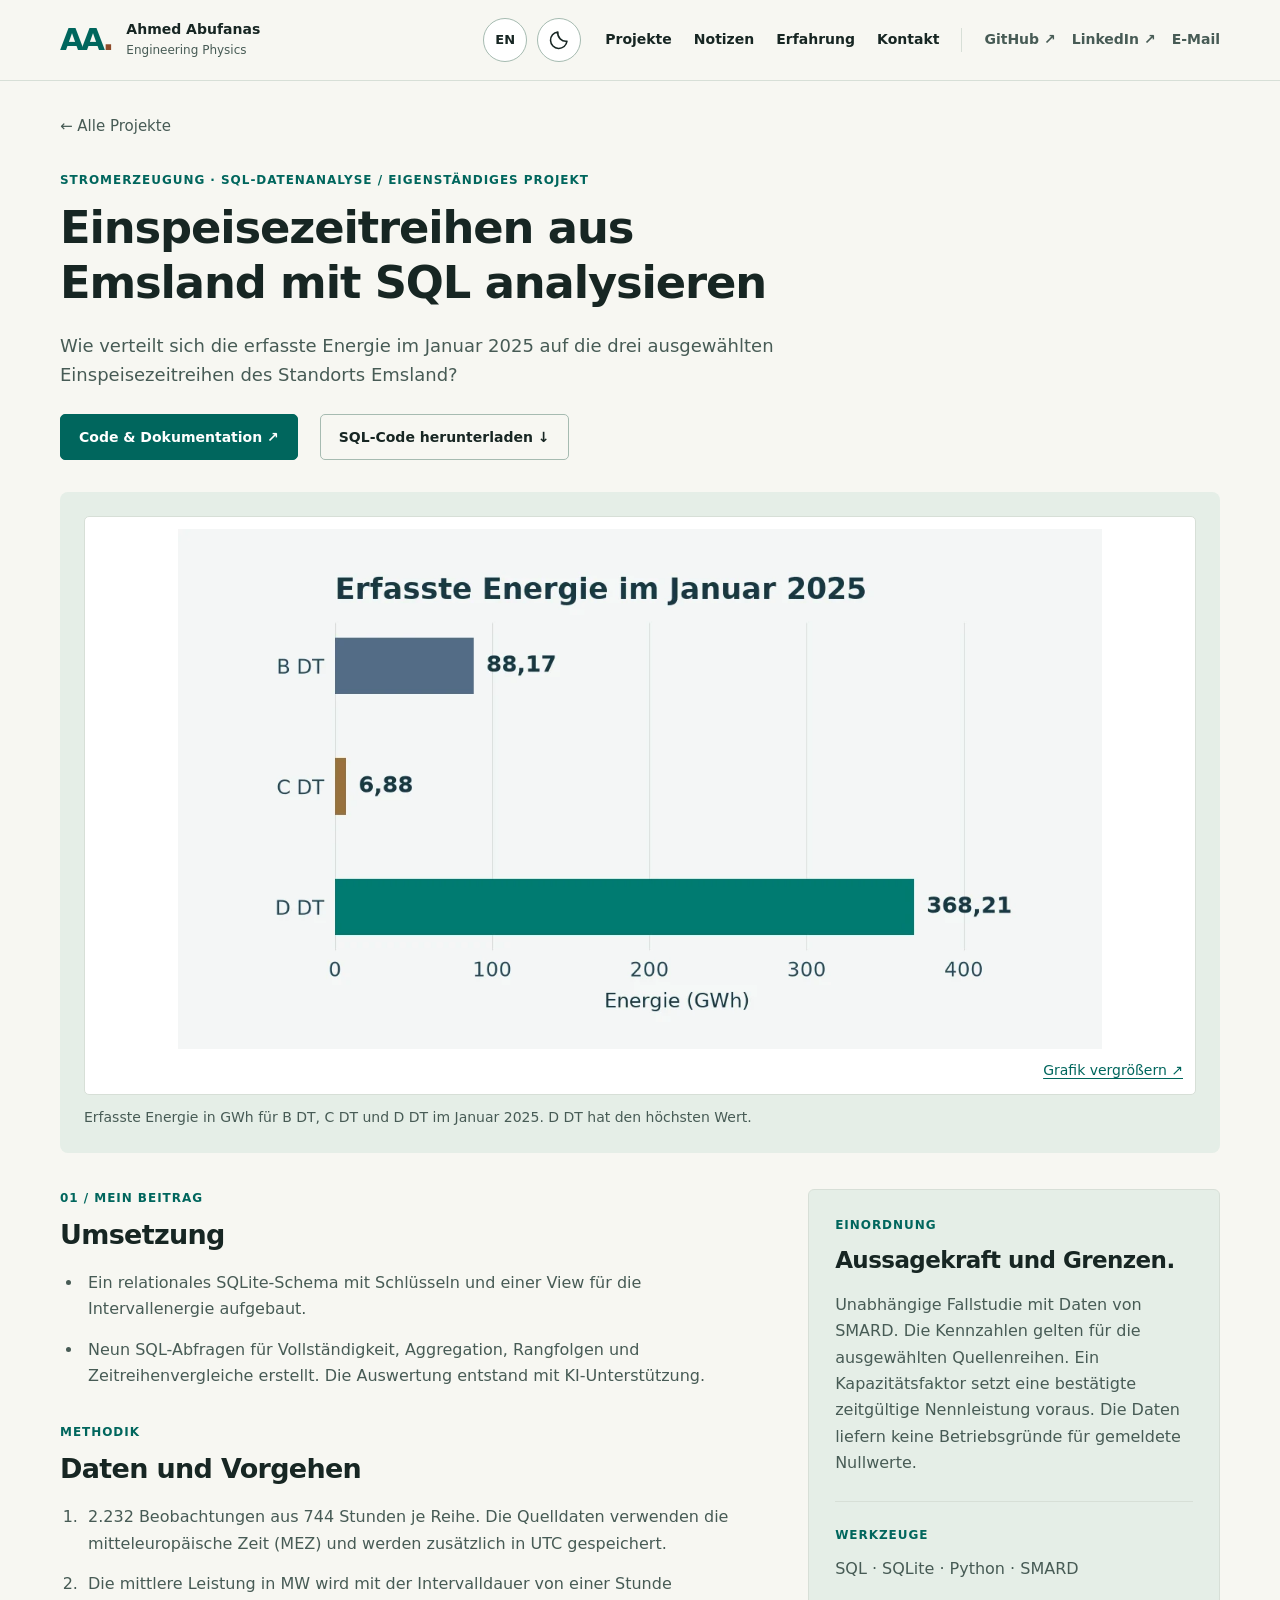
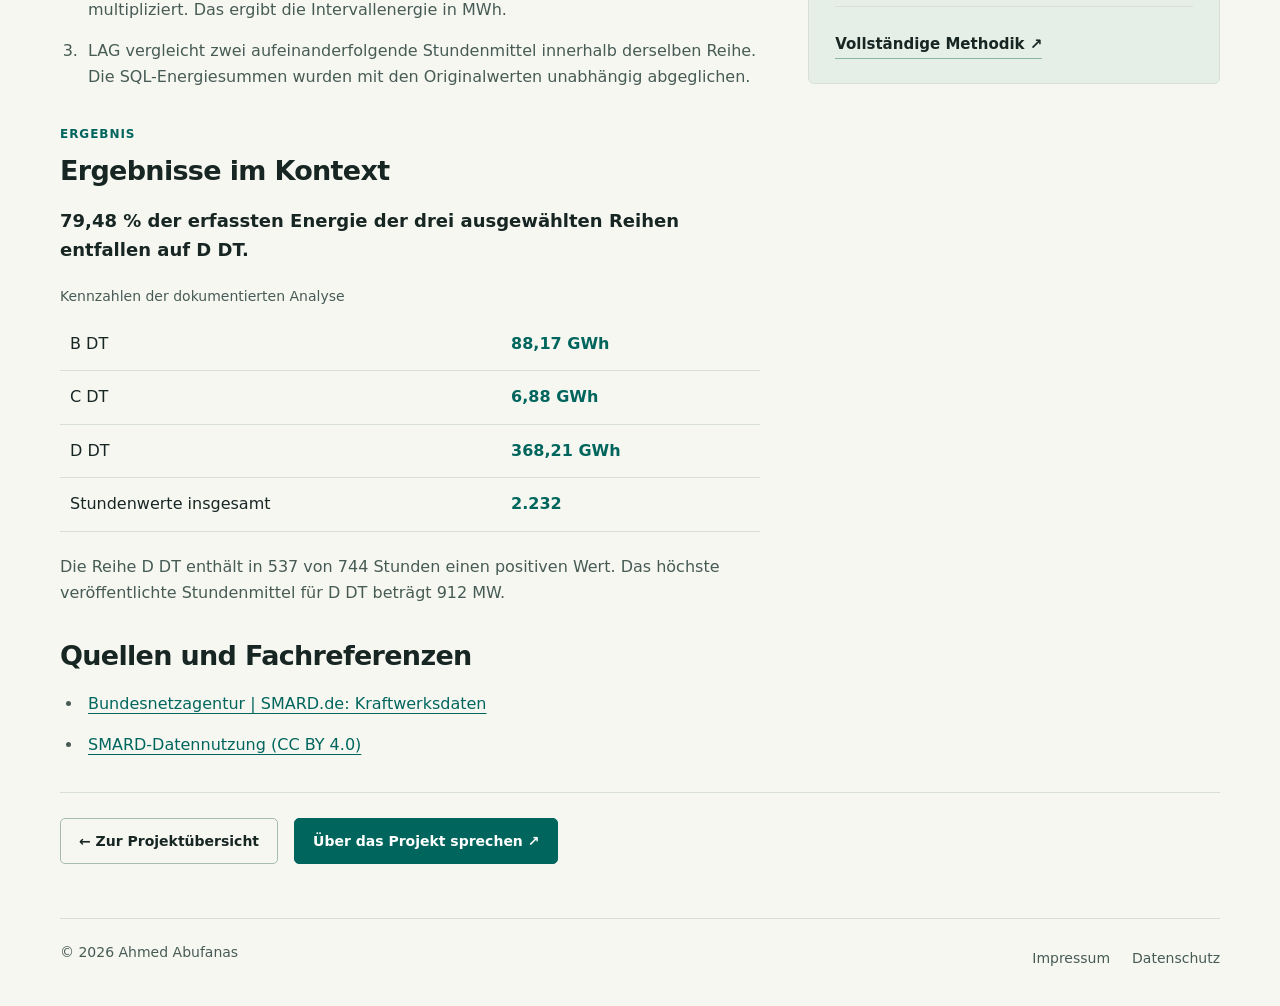
<file: projects/emsland-sql.html>
<!doctype html><html lang="de"><head><meta charset="utf-8"><meta name="viewport" content="width=device-width,initial-scale=1"><title>Emsland: Einspeisedaten mit SQL auswerten | Ahmed Abufanas</title><meta name="description" content="Wie verteilt sich die erfasste Energie im Januar 2025 auf die drei ausgewählten Einspeisezeitreihen des Standorts Emsland?"><meta name="theme-color" content="#f7f7f2"><meta name="color-scheme" content="light dark"><link rel="canonical" href="https://abufanasa-dotcom.github.io/projects/emsland-sql.html"><link rel="alternate" hreflang="de" href="https://abufanasa-dotcom.github.io/projects/emsland-sql.html"><link rel="alternate" hreflang="en" href="https://abufanasa-dotcom.github.io/en/projects/emsland-sql.html"><link rel="alternate" hreflang="x-default" href="https://abufanasa-dotcom.github.io/projects/emsland-sql.html"><meta property="og:type" content="website"><meta property="og:title" content="Emsland: Einspeisedaten mit SQL auswerten | Ahmed Abufanas"><meta property="og:description" content="Wie verteilt sich die erfasste Energie im Januar 2025 auf die drei ausgewählten Einspeisezeitreihen des Standorts Emsland?"><meta property="og:url" content="https://abufanasa-dotcom.github.io/projects/emsland-sql.html"><meta property="og:locale" content="de_DE"><meta property="og:image" content="https://abufanasa-dotcom.github.io/assets/images/ahmed-abufanas.jpg"><meta property="og:image:alt" content="Ahmed Abufanas"><meta property="og:image:width" content="1086"><meta property="og:image:height" content="1448"><meta property="og:image:type" content="image/jpeg"><link rel="icon" href="../assets/images/favicon.svg"><script src="../js/theme-init.js"></script><link rel="stylesheet" href="../css/style.css?v=8bd9d3360000"><script defer src="../js/main.js?v=1745fbf1e4c3"></script></head><body><a class="skip" href="#main">Zum Inhalt</a><header class="site-header"><div class="container header-inner">
 <a class="brand" href="../index.html"><span class="monogram" aria-hidden="true">AA<span>.</span></span><span class="brand-caption">Ahmed Abufanas<br><small>Engineering Physics</small></span></a>
 <div class="header-controls">
 <a class="language" href="../en/projects/emsland-sql.html" hreflang="en" aria-label="EN: Switch to English">EN</a>
 <button class="theme-toggle" type="button" aria-label="Dunkles Design" aria-pressed="false" hidden><svg class="theme-moon" viewBox="0 0 24 24" aria-hidden="true" focusable="false"><path d="M20.7 13.3A9 9 0 0 1 10.7 3.3 9 9 0 1 0 20.7 13.3Z"/></svg><svg class="theme-sun" viewBox="0 0 24 24" aria-hidden="true" focusable="false"><circle cx="12" cy="12" r="4"/><path d="M12 2v2m0 16v2M2 12h2m16 0h2M5 5l1.4 1.4m11.2 11.2L19 19M5 19l1.4-1.4M17.6 6.4 19 5"/></svg></button>
 <button class="menu-toggle" type="button" aria-label="Menü" aria-expanded="false" aria-controls="navigation" hidden><svg viewBox="0 0 24 24" aria-hidden="true" focusable="false"><path d="M4 6h16M4 12h16M4 18h16"/></svg></button>
 </div>
 <nav id="navigation" aria-label="Hauptnavigation"><a class="" href="../index.html#projects">Projekte</a><a class="" href="../index.html#notes">Notizen</a><a class="" href="../index.html#experience">Erfahrung</a><a class="" href="../index.html#contact">Kontakt</a><span class="social-nav"><a class="" href="https://github.com/abufanasa-dotcom">GitHub ↗</a><a class="" href="https://www.linkedin.com/in/ahmedabufanas/">LinkedIn ↗</a><a class="" href="mailto:abufanasa@gmail.com" data-contact data-subject="">E-Mail</a></span></nav>
 </div></header><main id="main" class="container case"><a class="back-link" href="../index.html#projects">← Alle Projekte</a><div class="case-heading"><p class="eyebrow">Stromerzeugung · SQL-Datenanalyse / EIGENSTÄNDIGES PROJEKT</p><h1>Einspeisezeitreihen aus Emsland mit SQL analysieren</h1><p class="case-lead">Wie verteilt sich die erfasste Energie im Januar 2025 auf die drei ausgewählten Einspeisezeitreihen des Standorts Emsland?</p><div class="actions case-actions"><a class="button primary" href="https://github.com/abufanasa-dotcom/emsland-sql">Code & Dokumentation ↗</a><a class="button secondary" href="../assets/docs/emsland-sql-code.zip">SQL-Code herunterladen ↓</a></div></div><div class="case-visual"><figure><a class="chart-button" href="../assets/images/projects/emsland_energy_de.png" data-chart aria-label="Grafik vergrößern: Emsland: Einspeisedaten mit SQL auswerten"><img src="../assets/images/projects/emsland_energy_de-800.webp" srcset="../assets/images/projects/emsland_energy_de-800.webp 800w, ../assets/images/projects/emsland_energy_de-1200.webp 1200w" sizes="(min-width: 1232px) 1080px, calc(100vw - 100px)" width="1200" height="675" alt="Erfasste Energie in GWh für B DT, C DT und D DT im Januar 2025. D DT hat den höchsten Wert." loading="eager" decoding="async"><span class="zoom-label">Grafik vergrößern ↗</span></a><figcaption>Erfasste Energie in GWh für B DT, C DT und D DT im Januar 2025. D DT hat den höchsten Wert.</figcaption></figure></div><div class="case-columns"><div><section><p class="eyebrow">01 / MEIN BEITRAG</p><h2>Umsetzung</h2><ul><li>Ein relationales SQLite-Schema mit Schlüsseln und einer View für die Intervallenergie aufgebaut.</li><li>Neun SQL-Abfragen für Vollständigkeit, Aggregation, Rangfolgen und Zeitreihenvergleiche erstellt. Die Auswertung entstand mit KI-Unterstützung.</li></ul></section><section><p class="eyebrow">METHODIK</p><h2>Daten und Vorgehen</h2><ol><li>2.232 Beobachtungen aus 744 Stunden je Reihe. Die Quelldaten verwenden die mitteleuropäische Zeit (MEZ) und werden zusätzlich in UTC gespeichert.</li><li>Die mittlere Leistung in MW wird mit der Intervalldauer von einer Stunde multipliziert. Das ergibt die Intervallenergie in MWh.</li><li>LAG vergleicht zwei aufeinanderfolgende Stundenmittel innerhalb derselben Reihe. Die SQL-Energiesummen wurden mit den Originalwerten unabhängig abgeglichen.</li></ol></section><section><p class="eyebrow">ERGEBNIS</p><h2>Ergebnisse im Kontext</h2><p class="case-result">79,48 % der erfassten Energie der drei ausgewählten Reihen entfallen auf D DT.</p><table><caption>Kennzahlen der dokumentierten Analyse</caption><tbody><tr><th scope="row">B DT</th><td>88,17 GWh</td></tr><tr><th scope="row">C DT</th><td>6,88 GWh</td></tr><tr><th scope="row">D DT</th><td>368,21 GWh</td></tr><tr><th scope="row">Stundenwerte insgesamt</th><td>2.232</td></tr></tbody></table><p>Die Reihe D DT enthält in 537 von 744 Stunden einen positiven Wert. Das höchste veröffentlichte Stundenmittel für D DT beträgt 912 MW.</p></section><section class="technical-sources"><h2>Quellen und Fachreferenzen</h2><ul><li><a class="" href="https://www.smard.de/home/downloadcenter/download-kraftwerksdaten">Bundesnetzagentur | SMARD.de: Kraftwerksdaten</a></li><li><a class="" href="https://www.smard.de/home/datennutzung">SMARD-Datennutzung (CC BY 4.0)</a></li></ul></section></div><aside class="case-aside"><p class="eyebrow">EINORDNUNG</p><h3>Aussagekraft und Grenzen.</h3><p>Unabhängige Fallstudie mit Daten von SMARD. Die Kennzahlen gelten für die ausgewählten Quellenreihen. Ein Kapazitätsfaktor setzt eine bestätigte zeitgültige Nennleistung voraus. Die Daten liefern keine Betriebsgründe für gemeldete Nullwerte.</p><hr><p class="eyebrow">WERKZEUGE</p><p>SQL · SQLite · Python · SMARD</p><hr><a class="text-link" href="https://github.com/abufanasa-dotcom/emsland-sql">Vollständige Methodik ↗</a></aside></div><div class="case-end"><a class="button secondary" href="../index.html#projects">← Zur Projektübersicht</a><a class="button primary" href="mailto:abufanasa@gmail.com?subject=Anfrage%20zu%3A%20Emsland%3A%20Einspeisedaten%20mit%20SQL%20auswerten" data-contact data-subject="Anfrage zu: Emsland: Einspeisedaten mit SQL auswerten">Über das Projekt sprechen ↗</a></div></main><footer class="container footer"><span>© 2026 Ahmed Abufanas</span><div><a class="" href="../legal/impressum.html">Impressum</a><a class="" href="../legal/datenschutz.html">Datenschutz</a></div></footer><dialog id="chart-dialog" aria-labelledby="chart-dialog-title" aria-describedby="chart-dialog-caption"><div class="dialog-header"><h2 id="chart-dialog-title">Projektgrafik</h2><button class="dialog-close" autofocus>Schließen ×</button></div><img alt=""><p id="chart-dialog-caption"></p></dialog><dialog id="contact-dialog" aria-labelledby="contact-dialog-title" aria-describedby="contact-dialog-description"><div class="dialog-header"><h2 id="contact-dialog-title">Kontakt aufnehmen</h2><button class="dialog-close" autofocus>Schließen ×</button></div><p id="contact-dialog-description">Wählen Sie, wie Sie Ihre Nachricht schreiben möchten.</p><p class="contact-recipient">abufanasa@gmail.com</p><p class="contact-subject" hidden></p><div class="email-options"><a class="button primary" data-gmail href="https://mail.google.com/mail/?view=cm&amp;fs=1&amp;to=abufanasa@gmail.com" target="_blank" rel="noopener noreferrer">In Gmail schreiben ↗</a><a class="button secondary" data-mail-app href="mailto:abufanasa@gmail.com">E-Mail-Programm öffnen ↗</a><button class="button secondary copy-email" data-email="abufanasa@gmail.com">E-Mail-Adresse kopieren</button></div><p class="copy-status" role="status" aria-live="polite"></p><p class="email-note">Gmail öffnet sich in einem neuen Tab. Eine Nachricht wird erst gesendet, wenn Sie sie selbst absenden.</p></dialog></body></html>
</file>
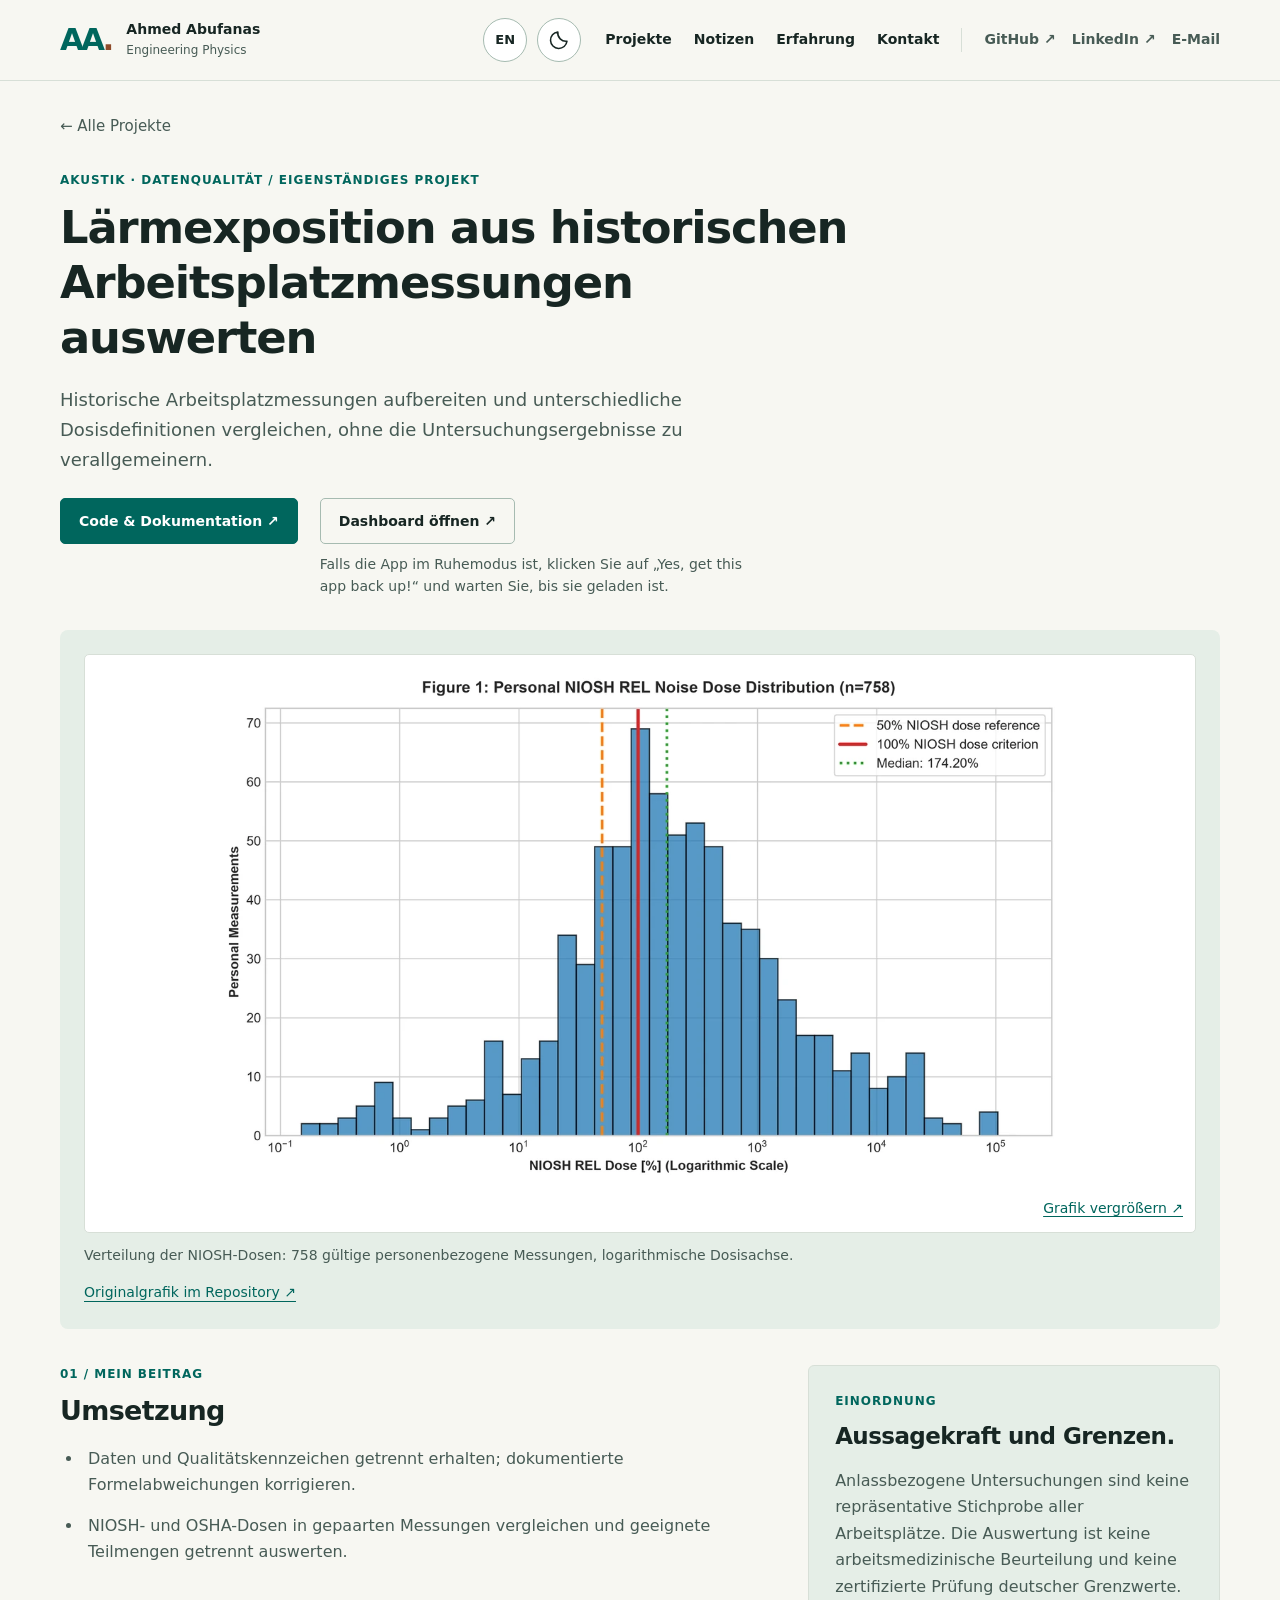
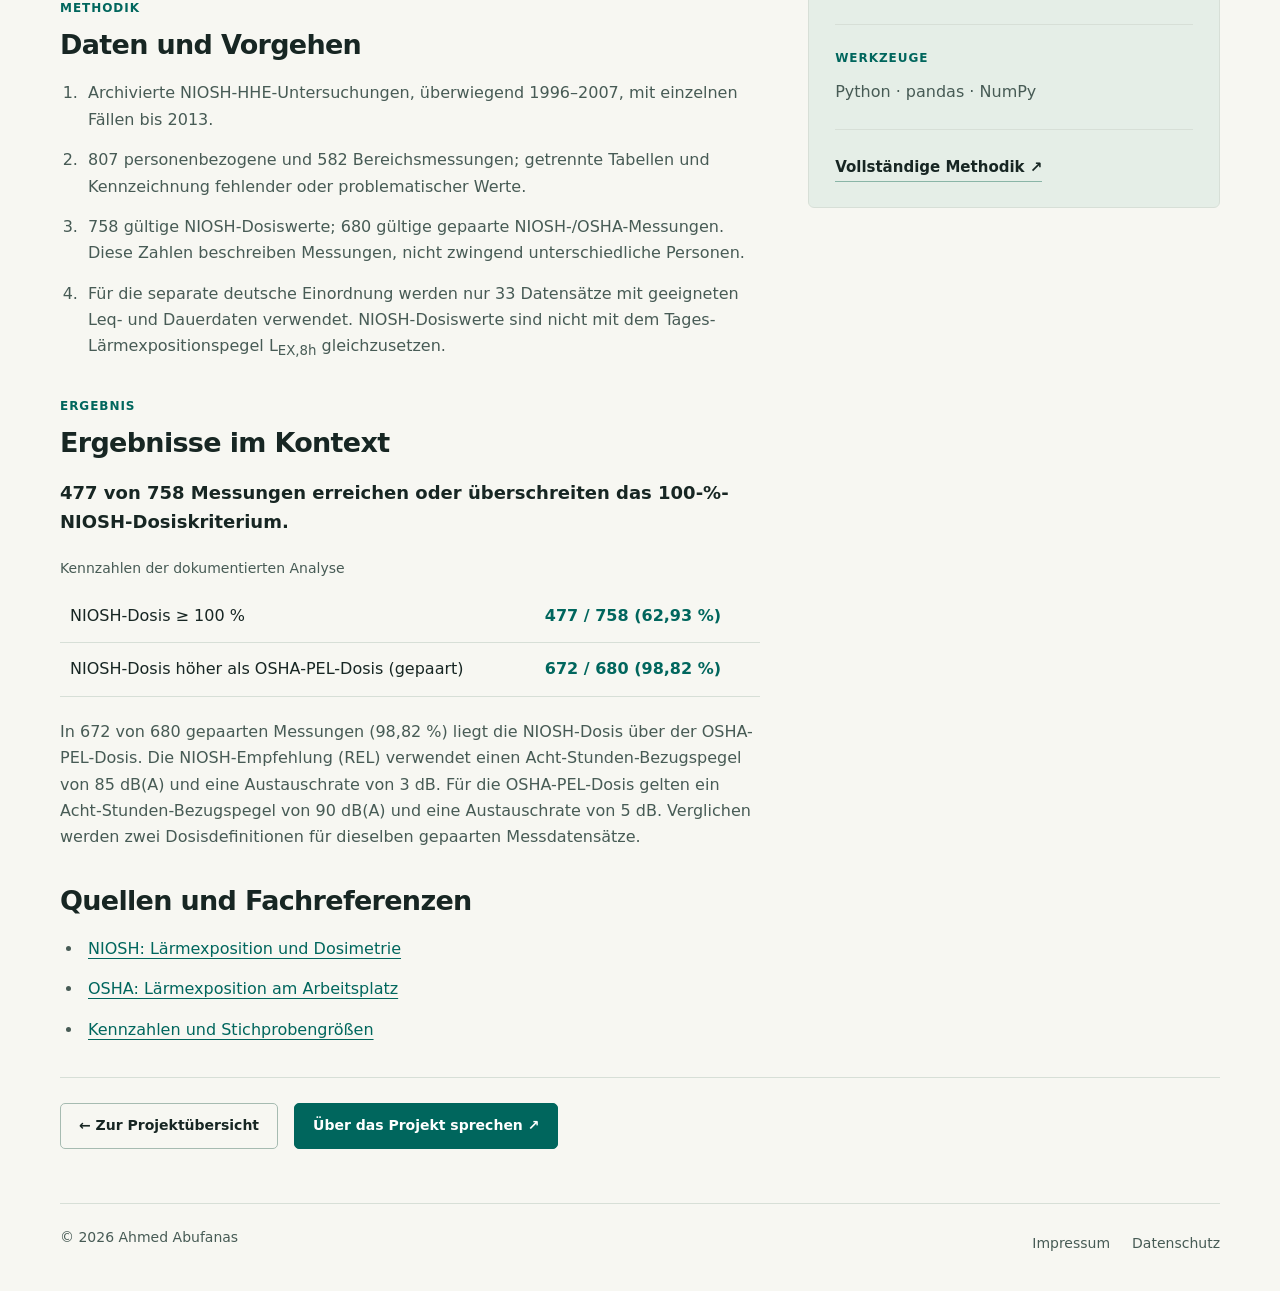
<file: projects/noise-exposure.html>
<!doctype html><html lang="de"><head><meta charset="utf-8"><meta name="viewport" content="width=device-width,initial-scale=1"><title>Lärmexposition am Arbeitsplatz | Ahmed Abufanas</title><meta name="description" content="Historische Arbeitsplatzmessungen aufbereiten und unterschiedliche Dosisdefinitionen vergleichen, ohne die Untersuchungsergebnisse zu verallgemeinern."><meta name="theme-color" content="#f7f7f2"><meta name="color-scheme" content="light dark"><link rel="canonical" href="https://abufanasa-dotcom.github.io/projects/noise-exposure.html"><link rel="alternate" hreflang="de" href="https://abufanasa-dotcom.github.io/projects/noise-exposure.html"><link rel="alternate" hreflang="en" href="https://abufanasa-dotcom.github.io/en/projects/noise-exposure.html"><link rel="alternate" hreflang="x-default" href="https://abufanasa-dotcom.github.io/projects/noise-exposure.html"><meta property="og:type" content="website"><meta property="og:title" content="Lärmexposition am Arbeitsplatz | Ahmed Abufanas"><meta property="og:description" content="Historische Arbeitsplatzmessungen aufbereiten und unterschiedliche Dosisdefinitionen vergleichen, ohne die Untersuchungsergebnisse zu verallgemeinern."><meta property="og:url" content="https://abufanasa-dotcom.github.io/projects/noise-exposure.html"><meta property="og:locale" content="de_DE"><meta property="og:image" content="https://abufanasa-dotcom.github.io/assets/images/ahmed-abufanas.jpg"><meta property="og:image:alt" content="Ahmed Abufanas"><meta property="og:image:width" content="1086"><meta property="og:image:height" content="1448"><meta property="og:image:type" content="image/jpeg"><link rel="icon" href="../assets/images/favicon.svg"><script src="../js/theme-init.js"></script><link rel="stylesheet" href="../css/style.css?v=8bd9d3360000"><script defer src="../js/main.js?v=1745fbf1e4c3"></script></head><body><a class="skip" href="#main">Zum Inhalt</a><header class="site-header"><div class="container header-inner">
 <a class="brand" href="../index.html"><span class="monogram" aria-hidden="true">AA<span>.</span></span><span class="brand-caption">Ahmed Abufanas<br><small>Engineering Physics</small></span></a>
 <div class="header-controls">
 <a class="language" href="../en/projects/noise-exposure.html" hreflang="en" aria-label="EN: Switch to English">EN</a>
 <button class="theme-toggle" type="button" aria-label="Dunkles Design" aria-pressed="false" hidden><svg class="theme-moon" viewBox="0 0 24 24" aria-hidden="true" focusable="false"><path d="M20.7 13.3A9 9 0 0 1 10.7 3.3 9 9 0 1 0 20.7 13.3Z"/></svg><svg class="theme-sun" viewBox="0 0 24 24" aria-hidden="true" focusable="false"><circle cx="12" cy="12" r="4"/><path d="M12 2v2m0 16v2M2 12h2m16 0h2M5 5l1.4 1.4m11.2 11.2L19 19M5 19l1.4-1.4M17.6 6.4 19 5"/></svg></button>
 <button class="menu-toggle" type="button" aria-label="Menü" aria-expanded="false" aria-controls="navigation" hidden><svg viewBox="0 0 24 24" aria-hidden="true" focusable="false"><path d="M4 6h16M4 12h16M4 18h16"/></svg></button>
 </div>
 <nav id="navigation" aria-label="Hauptnavigation"><a class="" href="../index.html#projects">Projekte</a><a class="" href="../index.html#notes">Notizen</a><a class="" href="../index.html#experience">Erfahrung</a><a class="" href="../index.html#contact">Kontakt</a><span class="social-nav"><a class="" href="https://github.com/abufanasa-dotcom">GitHub ↗</a><a class="" href="https://www.linkedin.com/in/ahmedabufanas/">LinkedIn ↗</a><a class="" href="mailto:abufanasa@gmail.com" data-contact data-subject="">E-Mail</a></span></nav>
 </div></header><main id="main" class="container case"><a class="back-link" href="../index.html#projects">← Alle Projekte</a><div class="case-heading"><p class="eyebrow">Akustik · Datenqualität / EIGENSTÄNDIGES PROJEKT</p><h1>Lärmexposition aus historischen Arbeitsplatzmessungen auswerten</h1><p class="case-lead">Historische Arbeitsplatzmessungen aufbereiten und unterschiedliche Dosisdefinitionen vergleichen, ohne die Untersuchungsergebnisse zu verallgemeinern.</p><div class="actions case-actions"><a class="button primary" href="https://github.com/abufanasa-dotcom/industrial-noise-exposure">Code & Dokumentation ↗</a><div class="dashboard-action"><a aria-describedby="dashboard-note" class="button secondary" href="https://industrial-noise-exposure.streamlit.app/">Dashboard öffnen ↗</a><p id="dashboard-note" class="dashboard-note">Falls die App im Ruhemodus ist, klicken Sie auf „Yes, get this app back up!“ und warten Sie, bis sie geladen ist.</p></div></div></div><div class="case-visual"><figure><a class="chart-button" href="../assets/images/projects/noise_niosh_dose_distribution.png" data-chart aria-label="Grafik vergrößern: Lärmexposition am Arbeitsplatz"><img src="../assets/images/projects/noise_niosh_dose_distribution-800.webp" srcset="../assets/images/projects/noise_niosh_dose_distribution-800.webp 800w, ../assets/images/projects/noise_niosh_dose_distribution-1200.webp 1200w" sizes="(min-width: 1232px) 1080px, calc(100vw - 100px)" width="2700" height="1650" alt="Verteilung der NIOSH-Dosen: 758 gültige personenbezogene Messungen, logarithmische Dosisachse." loading="eager" decoding="async"><span class="zoom-label">Grafik vergrößern ↗</span></a><figcaption>Verteilung der NIOSH-Dosen: 758 gültige personenbezogene Messungen, logarithmische Dosisachse.</figcaption></figure><a class="source-link" href="https://github.com/abufanasa-dotcom/industrial-noise-exposure/blob/main/reports/figures/01_personal_niosh_dose_distribution.png">Originalgrafik im Repository ↗</a></div><div class="case-columns"><div><section><p class="eyebrow">01 / MEIN BEITRAG</p><h2>Umsetzung</h2><ul><li>Daten und Qualitätskennzeichen getrennt erhalten; dokumentierte Formelabweichungen korrigieren.</li><li>NIOSH- und OSHA-Dosen in gepaarten Messungen vergleichen und geeignete Teilmengen getrennt auswerten.</li></ul></section><section><p class="eyebrow">METHODIK</p><h2>Daten und Vorgehen</h2><ol><li>Archivierte NIOSH-HHE-Untersuchungen, überwiegend 1996–2007, mit einzelnen Fällen bis 2013.</li><li>807 personenbezogene und 582 Bereichsmessungen; getrennte Tabellen und Kennzeichnung fehlender oder problematischer Werte.</li><li>758 gültige NIOSH-Dosiswerte; 680 gültige gepaarte NIOSH-/OSHA-Messungen. Diese Zahlen beschreiben Messungen, nicht zwingend unterschiedliche Personen.</li><li>Für die separate deutsche Einordnung werden nur 33 Datensätze mit geeigneten Leq- und Dauerdaten verwendet. NIOSH-Dosiswerte sind nicht mit dem Tages-Lärmexpositionspegel L<sub>EX,8h</sub> gleichzusetzen.</li></ol></section><section><p class="eyebrow">ERGEBNIS</p><h2>Ergebnisse im Kontext</h2><p class="case-result">477 von 758 Messungen erreichen oder überschreiten das 100-%-NIOSH-Dosiskriterium.</p><table><caption>Kennzahlen der dokumentierten Analyse</caption><tbody><tr><th scope="row">NIOSH-Dosis ≥ 100 %</th><td>477 / 758 (62,93 %)</td></tr><tr><th scope="row">NIOSH-Dosis höher als OSHA-PEL-Dosis (gepaart)</th><td>672 / 680 (98,82 %)</td></tr></tbody></table><p>In 672 von 680 gepaarten Messungen (98,82 %) liegt die NIOSH-Dosis über der OSHA-PEL-Dosis. Die NIOSH-Empfehlung (REL) verwendet einen Acht-Stunden-Bezugspegel von 85 dB(A) und eine Austauschrate von 3 dB. Für die OSHA-PEL-Dosis gelten ein Acht-Stunden-Bezugspegel von 90 dB(A) und eine Austauschrate von 5 dB. Verglichen werden zwei Dosisdefinitionen für dieselben gepaarten Messdatensätze.</p></section><section class="technical-sources"><h2>Quellen und Fachreferenzen</h2><ul><li><a class="" href="https://www.cdc.gov/niosh/noise/prevent/understand.html">NIOSH: Lärmexposition und Dosimetrie</a></li><li><a class="" href="https://www.osha.gov/laws-regs/regulations/standardnumber/1910/1910.95">OSHA: Lärmexposition am Arbeitsplatz</a></li><li><a class="" href="https://github.com/abufanasa-dotcom/industrial-noise-exposure/blob/main/reports/dashboard_metric_registry.csv">Kennzahlen und Stichprobengrößen</a></li></ul></section></div><aside class="case-aside"><p class="eyebrow">EINORDNUNG</p><h3>Aussagekraft und Grenzen.</h3><p>Anlassbezogene Untersuchungen sind keine repräsentative Stichprobe aller Arbeitsplätze. Die Auswertung ist keine arbeitsmedizinische Beurteilung und keine zertifizierte Prüfung deutscher Grenzwerte.</p><hr><p class="eyebrow">WERKZEUGE</p><p>Python · pandas · NumPy</p><hr><a class="text-link" href="https://github.com/abufanasa-dotcom/industrial-noise-exposure">Vollständige Methodik ↗</a></aside></div><div class="case-end"><a class="button secondary" href="../index.html#projects">← Zur Projektübersicht</a><a class="button primary" href="mailto:abufanasa@gmail.com?subject=Anfrage%20zu%3A%20L%C3%A4rmexposition%20am%20Arbeitsplatz" data-contact data-subject="Anfrage zu: Lärmexposition am Arbeitsplatz">Über das Projekt sprechen ↗</a></div></main><footer class="container footer"><span>© 2026 Ahmed Abufanas</span><div><a class="" href="../legal/impressum.html">Impressum</a><a class="" href="../legal/datenschutz.html">Datenschutz</a></div></footer><dialog id="chart-dialog" aria-labelledby="chart-dialog-title" aria-describedby="chart-dialog-caption"><div class="dialog-header"><h2 id="chart-dialog-title">Projektgrafik</h2><button class="dialog-close" autofocus>Schließen ×</button></div><img alt=""><p id="chart-dialog-caption"></p></dialog><dialog id="contact-dialog" aria-labelledby="contact-dialog-title" aria-describedby="contact-dialog-description"><div class="dialog-header"><h2 id="contact-dialog-title">Kontakt aufnehmen</h2><button class="dialog-close" autofocus>Schließen ×</button></div><p id="contact-dialog-description">Wählen Sie, wie Sie Ihre Nachricht schreiben möchten.</p><p class="contact-recipient">abufanasa@gmail.com</p><p class="contact-subject" hidden></p><div class="email-options"><a class="button primary" data-gmail href="https://mail.google.com/mail/?view=cm&amp;fs=1&amp;to=abufanasa@gmail.com" target="_blank" rel="noopener noreferrer">In Gmail schreiben ↗</a><a class="button secondary" data-mail-app href="mailto:abufanasa@gmail.com">E-Mail-Programm öffnen ↗</a><button class="button secondary copy-email" data-email="abufanasa@gmail.com">E-Mail-Adresse kopieren</button></div><p class="copy-status" role="status" aria-live="polite"></p><p class="email-note">Gmail öffnet sich in einem neuen Tab. Eine Nachricht wird erst gesendet, wenn Sie sie selbst absenden.</p></dialog></body></html>
</file>
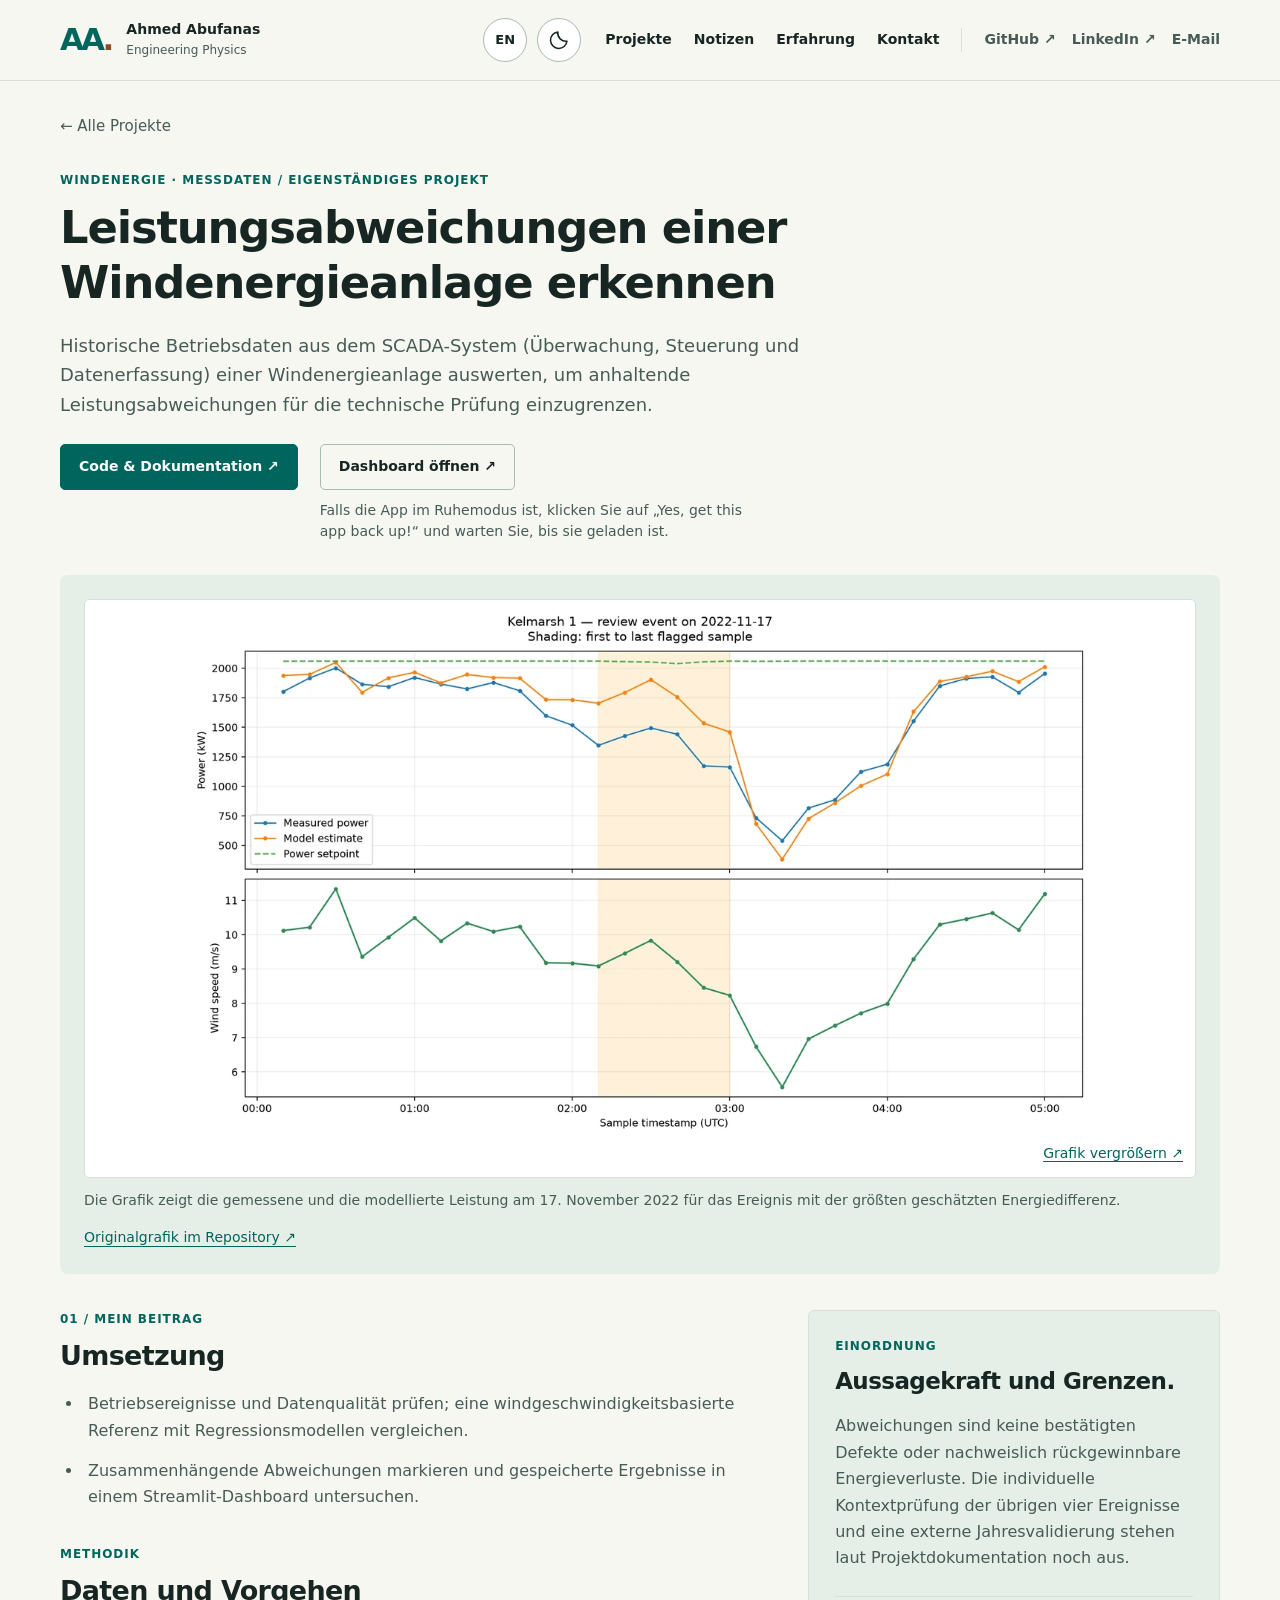
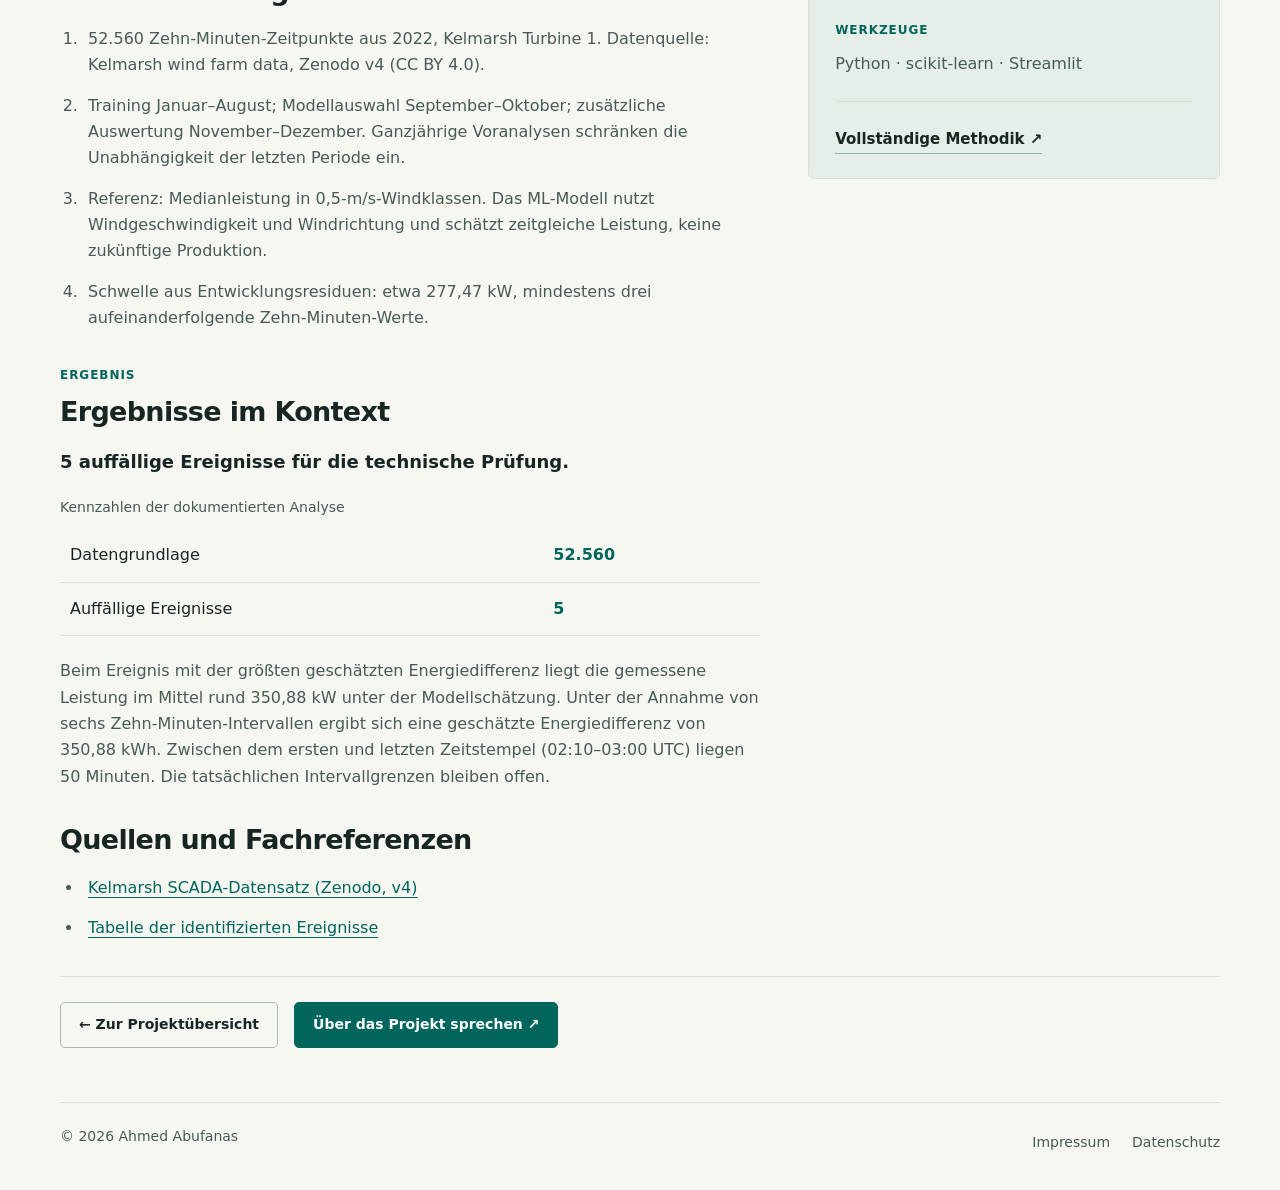
<file: projects/wind-turbine.html>
<!doctype html><html lang="de"><head><meta charset="utf-8"><meta name="viewport" content="width=device-width,initial-scale=1"><title>Leistungsanalyse einer Windenergieanlage | Ahmed Abufanas</title><meta name="description" content="Historische Betriebsdaten aus dem SCADA-System (Überwachung, Steuerung und Datenerfassung) einer Windenergieanlage auswerten, um anhaltende Leistungsabweichungen für die technische Prüfung einzugrenzen."><meta name="theme-color" content="#f7f7f2"><meta name="color-scheme" content="light dark"><link rel="canonical" href="https://abufanasa-dotcom.github.io/projects/wind-turbine.html"><link rel="alternate" hreflang="de" href="https://abufanasa-dotcom.github.io/projects/wind-turbine.html"><link rel="alternate" hreflang="en" href="https://abufanasa-dotcom.github.io/en/projects/wind-turbine.html"><link rel="alternate" hreflang="x-default" href="https://abufanasa-dotcom.github.io/projects/wind-turbine.html"><meta property="og:type" content="website"><meta property="og:title" content="Leistungsanalyse einer Windenergieanlage | Ahmed Abufanas"><meta property="og:description" content="Historische Betriebsdaten aus dem SCADA-System (Überwachung, Steuerung und Datenerfassung) einer Windenergieanlage auswerten, um anhaltende Leistungsabweichungen für die technische Prüfung einzugrenzen."><meta property="og:url" content="https://abufanasa-dotcom.github.io/projects/wind-turbine.html"><meta property="og:locale" content="de_DE"><meta property="og:image" content="https://abufanasa-dotcom.github.io/assets/images/ahmed-abufanas.jpg"><meta property="og:image:alt" content="Ahmed Abufanas"><meta property="og:image:width" content="1086"><meta property="og:image:height" content="1448"><meta property="og:image:type" content="image/jpeg"><link rel="icon" href="../assets/images/favicon.svg"><script src="../js/theme-init.js"></script><link rel="stylesheet" href="../css/style.css?v=8bd9d3360000"><script defer src="../js/main.js?v=1745fbf1e4c3"></script></head><body><a class="skip" href="#main">Zum Inhalt</a><header class="site-header"><div class="container header-inner">
 <a class="brand" href="../index.html"><span class="monogram" aria-hidden="true">AA<span>.</span></span><span class="brand-caption">Ahmed Abufanas<br><small>Engineering Physics</small></span></a>
 <div class="header-controls">
 <a class="language" href="../en/projects/wind-turbine.html" hreflang="en" aria-label="EN: Switch to English">EN</a>
 <button class="theme-toggle" type="button" aria-label="Dunkles Design" aria-pressed="false" hidden><svg class="theme-moon" viewBox="0 0 24 24" aria-hidden="true" focusable="false"><path d="M20.7 13.3A9 9 0 0 1 10.7 3.3 9 9 0 1 0 20.7 13.3Z"/></svg><svg class="theme-sun" viewBox="0 0 24 24" aria-hidden="true" focusable="false"><circle cx="12" cy="12" r="4"/><path d="M12 2v2m0 16v2M2 12h2m16 0h2M5 5l1.4 1.4m11.2 11.2L19 19M5 19l1.4-1.4M17.6 6.4 19 5"/></svg></button>
 <button class="menu-toggle" type="button" aria-label="Menü" aria-expanded="false" aria-controls="navigation" hidden><svg viewBox="0 0 24 24" aria-hidden="true" focusable="false"><path d="M4 6h16M4 12h16M4 18h16"/></svg></button>
 </div>
 <nav id="navigation" aria-label="Hauptnavigation"><a class="" href="../index.html#projects">Projekte</a><a class="" href="../index.html#notes">Notizen</a><a class="" href="../index.html#experience">Erfahrung</a><a class="" href="../index.html#contact">Kontakt</a><span class="social-nav"><a class="" href="https://github.com/abufanasa-dotcom">GitHub ↗</a><a class="" href="https://www.linkedin.com/in/ahmedabufanas/">LinkedIn ↗</a><a class="" href="mailto:abufanasa@gmail.com" data-contact data-subject="">E-Mail</a></span></nav>
 </div></header><main id="main" class="container case"><a class="back-link" href="../index.html#projects">← Alle Projekte</a><div class="case-heading"><p class="eyebrow">Windenergie · Messdaten / EIGENSTÄNDIGES PROJEKT</p><h1>Leistungsabweichungen einer Windenergieanlage erkennen</h1><p class="case-lead">Historische Betriebsdaten aus dem SCADA-System (Überwachung, Steuerung und Datenerfassung) einer Windenergieanlage auswerten, um anhaltende Leistungsabweichungen für die technische Prüfung einzugrenzen.</p><div class="actions case-actions"><a class="button primary" href="https://github.com/abufanasa-dotcom/wind-turbine-performance">Code & Dokumentation ↗</a><div class="dashboard-action"><a aria-describedby="dashboard-note" class="button secondary" href="https://abufanasa-dotcom-wind-turbine-performance-app-vtq3j5.streamlit.app/">Dashboard öffnen ↗</a><p id="dashboard-note" class="dashboard-note">Falls die App im Ruhemodus ist, klicken Sie auf „Yes, get this app back up!“ und warten Sie, bis sie geladen ist.</p></div></div></div><div class="case-visual"><figure><a class="chart-button" href="../assets/images/projects/wind_measured_vs_estimated.png" data-chart aria-label="Grafik vergrößern: Leistungsanalyse einer Windenergieanlage"><img src="../assets/images/projects/wind_measured_vs_estimated-800.webp" srcset="../assets/images/projects/wind_measured_vs_estimated-800.webp 800w, ../assets/images/projects/wind_measured_vs_estimated-1200.webp 1200w" sizes="(min-width: 1232px) 1080px, calc(100vw - 100px)" width="2160" height="1260" alt="Die Grafik zeigt die gemessene und die modellierte Leistung am 17. November 2022 für das Ereignis mit der größten geschätzten Energiedifferenz." loading="eager" decoding="async"><span class="zoom-label">Grafik vergrößern ↗</span></a><figcaption>Die Grafik zeigt die gemessene und die modellierte Leistung am 17. November 2022 für das Ereignis mit der größten geschätzten Energiedifferenz.</figcaption></figure><a class="source-link" href="https://github.com/abufanasa-dotcom/wind-turbine-performance/blob/main/reports/figures/02_largest_event_review.png">Originalgrafik im Repository ↗</a></div><div class="case-columns"><div><section><p class="eyebrow">01 / MEIN BEITRAG</p><h2>Umsetzung</h2><ul><li>Betriebsereignisse und Datenqualität prüfen; eine windgeschwindigkeitsbasierte Referenz mit Regressionsmodellen vergleichen.</li><li>Zusammenhängende Abweichungen markieren und gespeicherte Ergebnisse in einem Streamlit-Dashboard untersuchen.</li></ul></section><section><p class="eyebrow">METHODIK</p><h2>Daten und Vorgehen</h2><ol><li>52.560 Zehn-Minuten-Zeitpunkte aus 2022, Kelmarsh Turbine 1. Datenquelle: Kelmarsh wind farm data, Zenodo v4 (CC BY 4.0).</li><li>Training Januar–August; Modellauswahl September–Oktober; zusätzliche Auswertung November–Dezember. Ganzjährige Voranalysen schränken die Unabhängigkeit der letzten Periode ein.</li><li>Referenz: Medianleistung in 0,5-m/s-Windklassen. Das ML-Modell nutzt Windgeschwindigkeit und Windrichtung und schätzt zeitgleiche Leistung, keine zukünftige Produktion.</li><li>Schwelle aus Entwicklungsresiduen: etwa 277,47 kW, mindestens drei aufeinanderfolgende Zehn-Minuten-Werte.</li></ol></section><section><p class="eyebrow">ERGEBNIS</p><h2>Ergebnisse im Kontext</h2><p class="case-result">5 auffällige Ereignisse für die technische Prüfung.</p><table><caption>Kennzahlen der dokumentierten Analyse</caption><tbody><tr><th scope="row">Datengrundlage</th><td>52.560</td></tr><tr><th scope="row">Auffällige Ereignisse</th><td>5</td></tr></tbody></table><p>Beim Ereignis mit der größten geschätzten Energiedifferenz liegt die gemessene Leistung im Mittel rund 350,88 kW unter der Modellschätzung. Unter der Annahme von sechs Zehn-Minuten-Intervallen ergibt sich eine geschätzte Energiedifferenz von 350,88 kWh. Zwischen dem ersten und letzten Zeitstempel (02:10–03:00 UTC) liegen 50 Minuten. Die tatsächlichen Intervallgrenzen bleiben offen.</p></section><section class="technical-sources"><h2>Quellen und Fachreferenzen</h2><ul><li><a class="" href="https://zenodo.org/records/16807551">Kelmarsh SCADA-Datensatz (Zenodo, v4)</a></li><li><a class="" href="https://github.com/abufanasa-dotcom/wind-turbine-performance/blob/main/reports/underperformance_review_events.csv">Tabelle der identifizierten Ereignisse</a></li></ul></section></div><aside class="case-aside"><p class="eyebrow">EINORDNUNG</p><h3>Aussagekraft und Grenzen.</h3><p>Abweichungen sind keine bestätigten Defekte oder nachweislich rückgewinnbare Energieverluste. Die individuelle Kontextprüfung der übrigen vier Ereignisse und eine externe Jahresvalidierung stehen laut Projektdokumentation noch aus.</p><hr><p class="eyebrow">WERKZEUGE</p><p>Python · scikit-learn · Streamlit</p><hr><a class="text-link" href="https://github.com/abufanasa-dotcom/wind-turbine-performance">Vollständige Methodik ↗</a></aside></div><div class="case-end"><a class="button secondary" href="../index.html#projects">← Zur Projektübersicht</a><a class="button primary" href="mailto:abufanasa@gmail.com?subject=Anfrage%20zu%3A%20Leistungsanalyse%20einer%20Windenergieanlage" data-contact data-subject="Anfrage zu: Leistungsanalyse einer Windenergieanlage">Über das Projekt sprechen ↗</a></div></main><footer class="container footer"><span>© 2026 Ahmed Abufanas</span><div><a class="" href="../legal/impressum.html">Impressum</a><a class="" href="../legal/datenschutz.html">Datenschutz</a></div></footer><dialog id="chart-dialog" aria-labelledby="chart-dialog-title" aria-describedby="chart-dialog-caption"><div class="dialog-header"><h2 id="chart-dialog-title">Projektgrafik</h2><button class="dialog-close" autofocus>Schließen ×</button></div><img alt=""><p id="chart-dialog-caption"></p></dialog><dialog id="contact-dialog" aria-labelledby="contact-dialog-title" aria-describedby="contact-dialog-description"><div class="dialog-header"><h2 id="contact-dialog-title">Kontakt aufnehmen</h2><button class="dialog-close" autofocus>Schließen ×</button></div><p id="contact-dialog-description">Wählen Sie, wie Sie Ihre Nachricht schreiben möchten.</p><p class="contact-recipient">abufanasa@gmail.com</p><p class="contact-subject" hidden></p><div class="email-options"><a class="button primary" data-gmail href="https://mail.google.com/mail/?view=cm&amp;fs=1&amp;to=abufanasa@gmail.com" target="_blank" rel="noopener noreferrer">In Gmail schreiben ↗</a><a class="button secondary" data-mail-app href="mailto:abufanasa@gmail.com">E-Mail-Programm öffnen ↗</a><button class="button secondary copy-email" data-email="abufanasa@gmail.com">E-Mail-Adresse kopieren</button></div><p class="copy-status" role="status" aria-live="polite"></p><p class="email-note">Gmail öffnet sich in einem neuen Tab. Eine Nachricht wird erst gesendet, wenn Sie sie selbst absenden.</p></dialog></body></html>
</file>
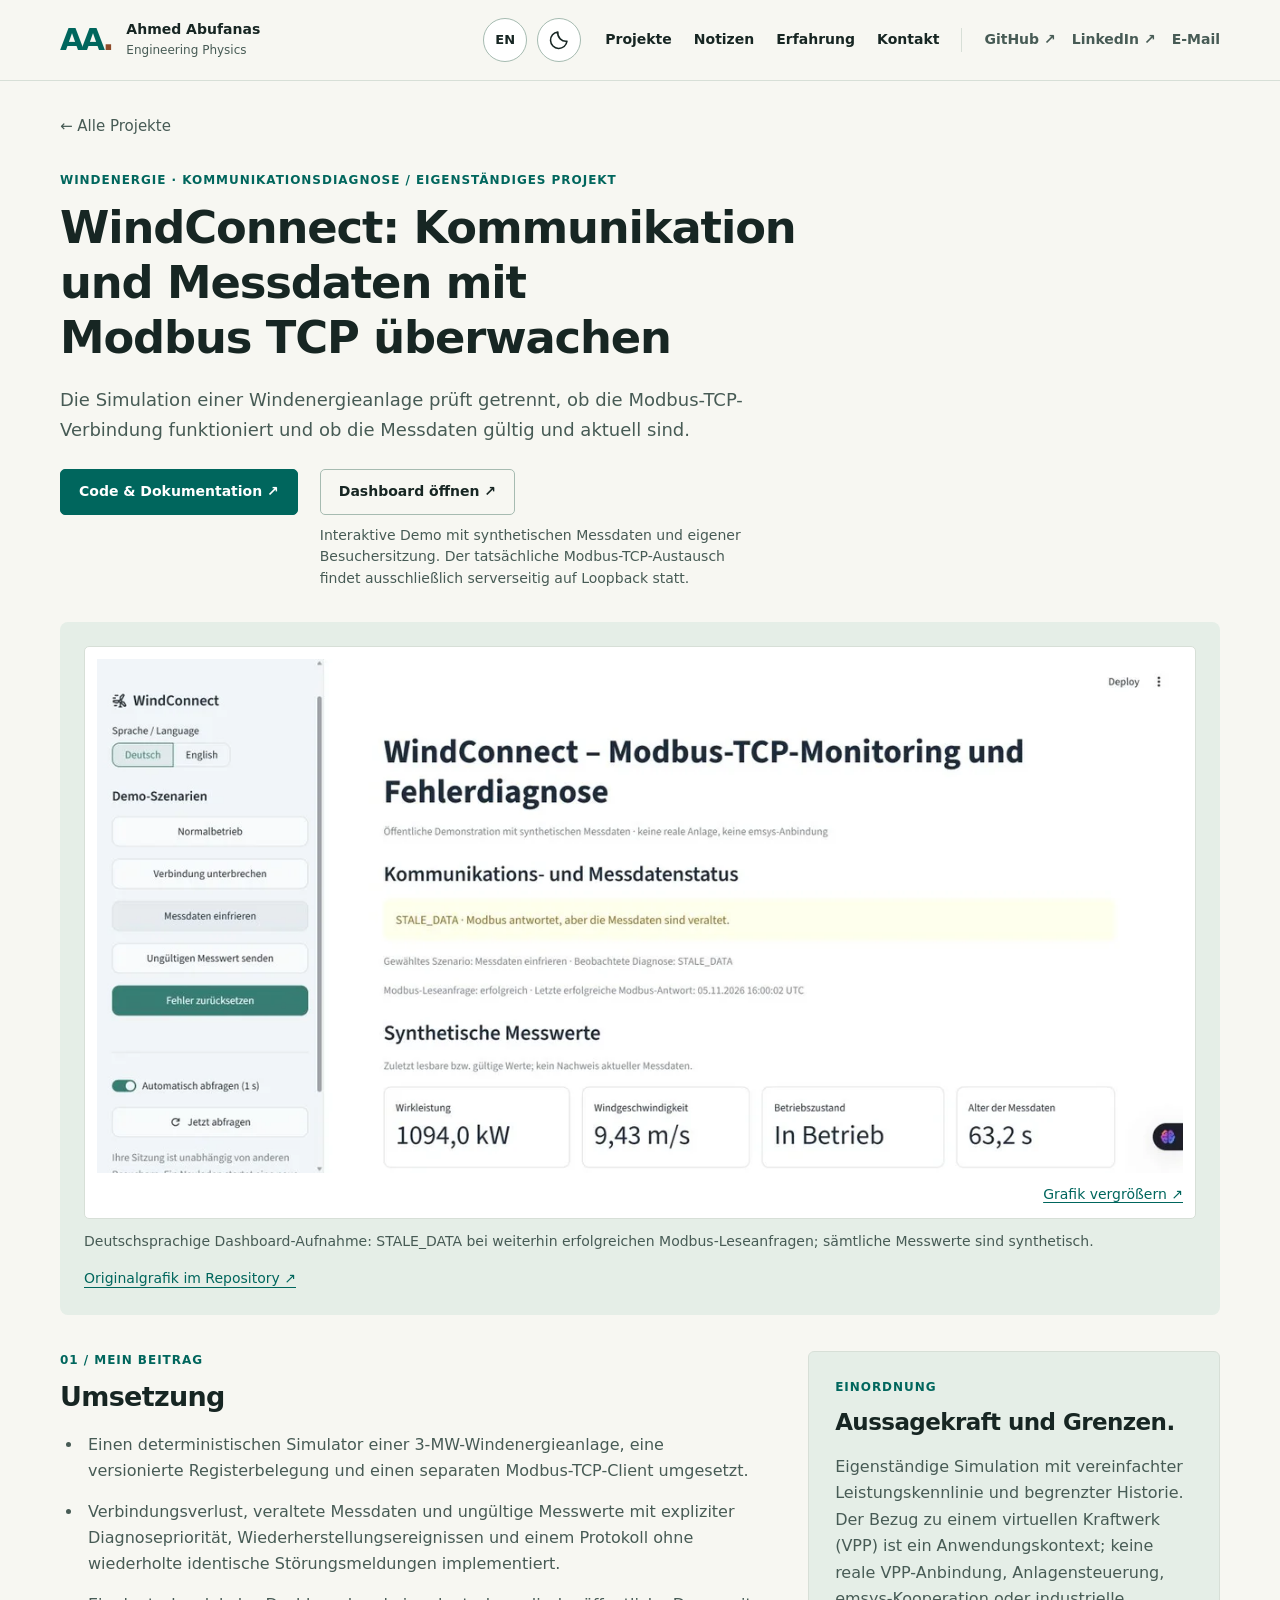
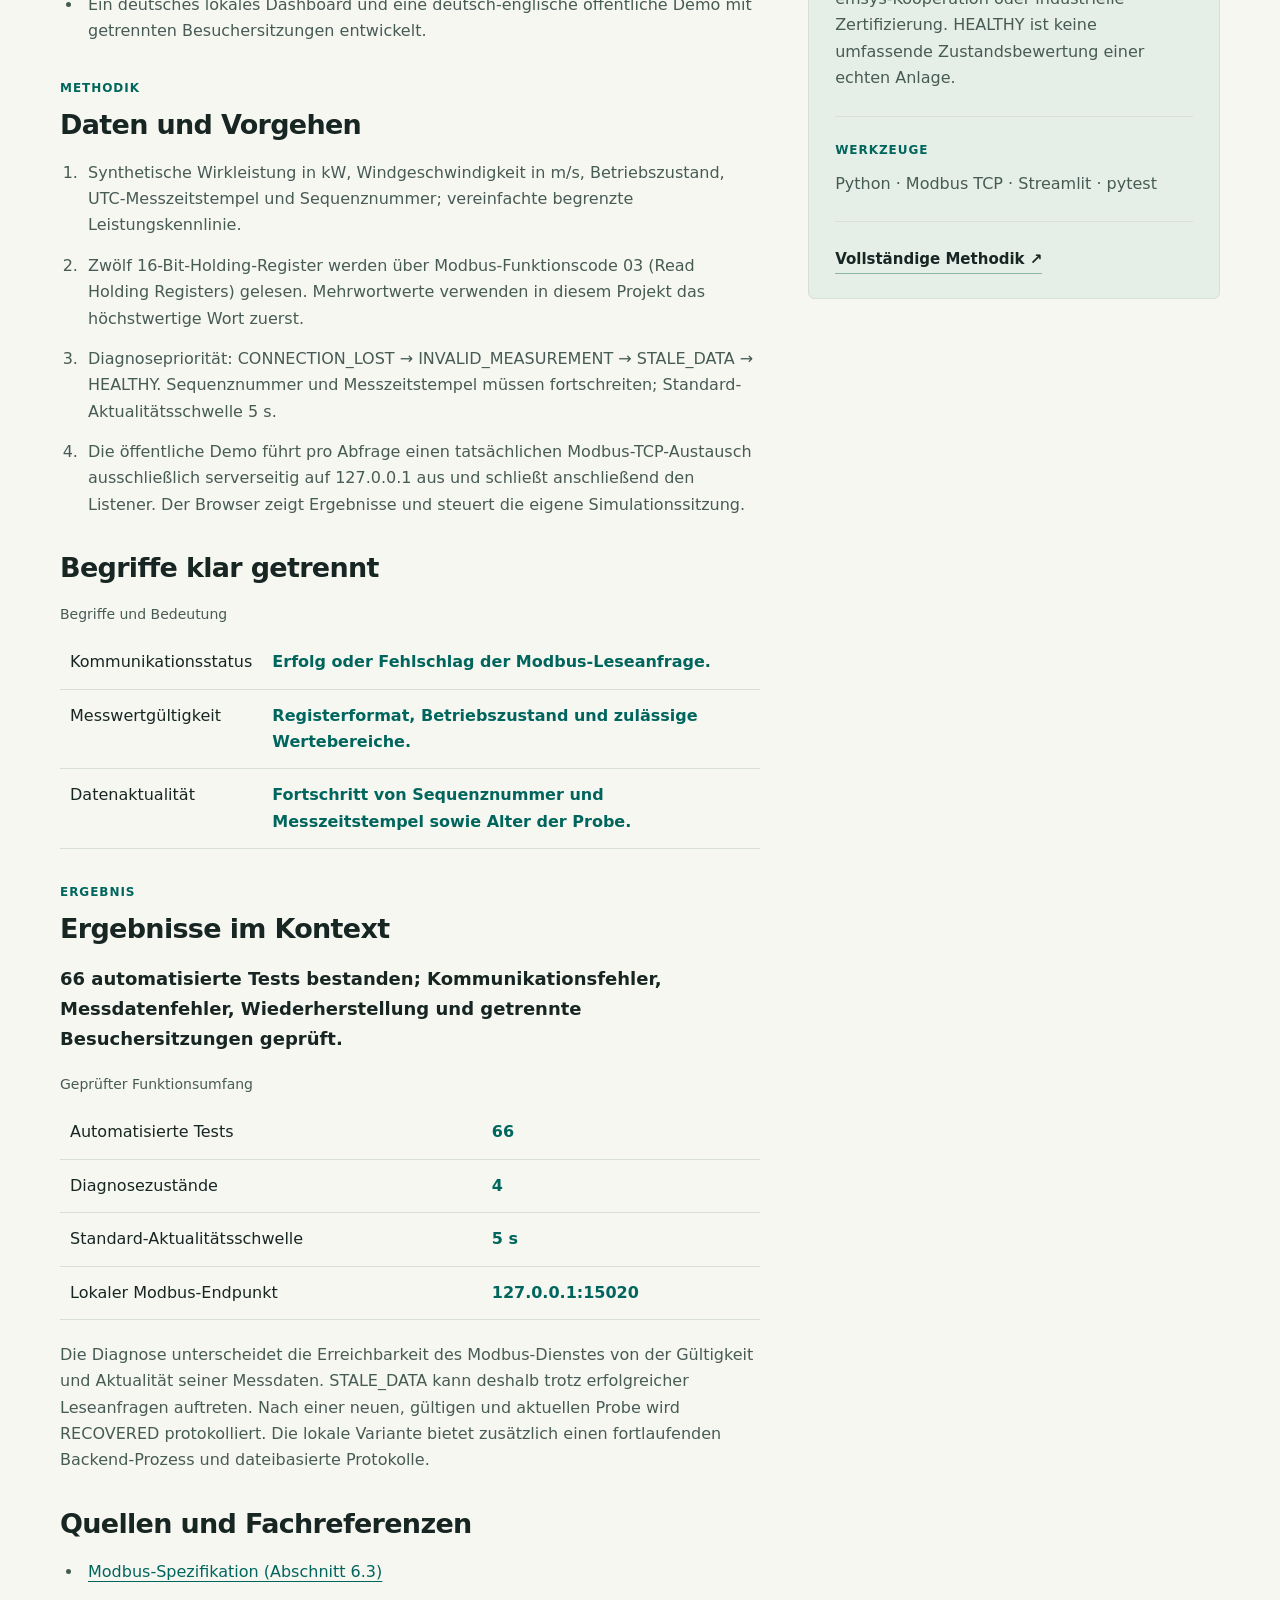
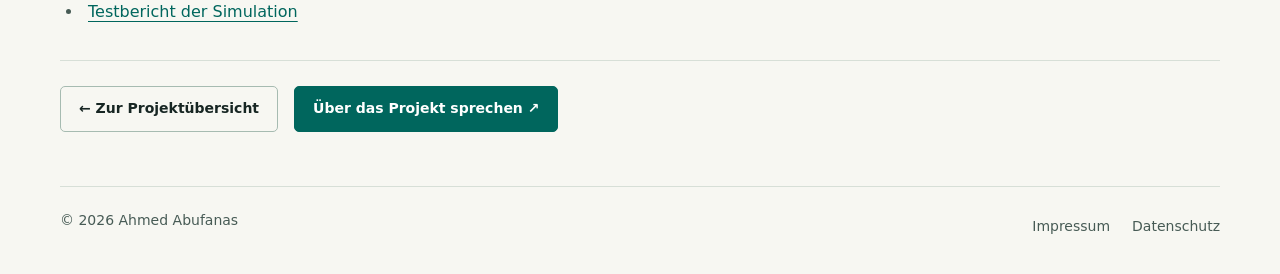
<file: projects/windconnect.html>
<!doctype html><html lang="de"><head><meta charset="utf-8"><meta name="viewport" content="width=device-width,initial-scale=1"><title>WindConnect – Überwachung mit Modbus TCP | Ahmed Abufanas</title><meta name="description" content="Die Simulation einer Windenergieanlage prüft getrennt, ob die Modbus-TCP-Verbindung funktioniert und ob die Messdaten gültig und aktuell sind."><meta name="theme-color" content="#f7f7f2"><meta name="color-scheme" content="light dark"><link rel="canonical" href="https://abufanasa-dotcom.github.io/projects/windconnect.html"><link rel="alternate" hreflang="de" href="https://abufanasa-dotcom.github.io/projects/windconnect.html"><link rel="alternate" hreflang="en" href="https://abufanasa-dotcom.github.io/en/projects/windconnect.html"><link rel="alternate" hreflang="x-default" href="https://abufanasa-dotcom.github.io/projects/windconnect.html"><meta property="og:type" content="website"><meta property="og:title" content="WindConnect – Überwachung mit Modbus TCP | Ahmed Abufanas"><meta property="og:description" content="Die Simulation einer Windenergieanlage prüft getrennt, ob die Modbus-TCP-Verbindung funktioniert und ob die Messdaten gültig und aktuell sind."><meta property="og:url" content="https://abufanasa-dotcom.github.io/projects/windconnect.html"><meta property="og:locale" content="de_DE"><meta property="og:image" content="https://abufanasa-dotcom.github.io/assets/images/ahmed-abufanas.jpg"><meta property="og:image:alt" content="Ahmed Abufanas"><meta property="og:image:width" content="1086"><meta property="og:image:height" content="1448"><meta property="og:image:type" content="image/jpeg"><link rel="icon" href="../assets/images/favicon.svg"><script src="../js/theme-init.js"></script><link rel="stylesheet" href="../css/style.css?v=8bd9d3360000"><script defer src="../js/main.js?v=1745fbf1e4c3"></script></head><body><a class="skip" href="#main">Zum Inhalt</a><header class="site-header"><div class="container header-inner">
 <a class="brand" href="../index.html"><span class="monogram" aria-hidden="true">AA<span>.</span></span><span class="brand-caption">Ahmed Abufanas<br><small>Engineering Physics</small></span></a>
 <div class="header-controls">
 <a class="language" href="../en/projects/windconnect.html" hreflang="en" aria-label="EN: Switch to English">EN</a>
 <button class="theme-toggle" type="button" aria-label="Dunkles Design" aria-pressed="false" hidden><svg class="theme-moon" viewBox="0 0 24 24" aria-hidden="true" focusable="false"><path d="M20.7 13.3A9 9 0 0 1 10.7 3.3 9 9 0 1 0 20.7 13.3Z"/></svg><svg class="theme-sun" viewBox="0 0 24 24" aria-hidden="true" focusable="false"><circle cx="12" cy="12" r="4"/><path d="M12 2v2m0 16v2M2 12h2m16 0h2M5 5l1.4 1.4m11.2 11.2L19 19M5 19l1.4-1.4M17.6 6.4 19 5"/></svg></button>
 <button class="menu-toggle" type="button" aria-label="Menü" aria-expanded="false" aria-controls="navigation" hidden><svg viewBox="0 0 24 24" aria-hidden="true" focusable="false"><path d="M4 6h16M4 12h16M4 18h16"/></svg></button>
 </div>
 <nav id="navigation" aria-label="Hauptnavigation"><a class="" href="../index.html#projects">Projekte</a><a class="" href="../index.html#notes">Notizen</a><a class="" href="../index.html#experience">Erfahrung</a><a class="" href="../index.html#contact">Kontakt</a><span class="social-nav"><a class="" href="https://github.com/abufanasa-dotcom">GitHub ↗</a><a class="" href="https://www.linkedin.com/in/ahmedabufanas/">LinkedIn ↗</a><a class="" href="mailto:abufanasa@gmail.com" data-contact data-subject="">E-Mail</a></span></nav>
 </div></header><main id="main" class="container case"><a class="back-link" href="../index.html#projects">← Alle Projekte</a><div class="case-heading"><p class="eyebrow">Windenergie · Kommunikationsdiagnose / EIGENSTÄNDIGES PROJEKT</p><h1>WindConnect: Kommunikation und Messdaten mit Modbus TCP überwachen</h1><p class="case-lead">Die Simulation einer Windenergieanlage prüft getrennt, ob die Modbus-TCP-Verbindung funktioniert und ob die Messdaten gültig und aktuell sind.</p><div class="actions case-actions"><a class="button primary" href="https://github.com/abufanasa-dotcom/windconnect">Code & Dokumentation ↗</a><div class="dashboard-action"><a aria-describedby="dashboard-note" class="button secondary" href="https://windconnect-monitoring.streamlit.app/">Dashboard öffnen ↗</a><p id="dashboard-note" class="dashboard-note">Interaktive Demo mit synthetischen Messdaten und eigener Besuchersitzung. Der tatsächliche Modbus-TCP-Austausch findet ausschließlich serverseitig auf Loopback statt.</p></div></div></div><div class="case-visual"><figure><a class="chart-button" href="../assets/images/projects/windconnect_stale_data.png" data-chart aria-label="Grafik vergrößern: WindConnect – Überwachung mit Modbus TCP"><img src="../assets/images/projects/windconnect_stale_data-800.webp" srcset="../assets/images/projects/windconnect_stale_data-800.webp 800w, ../assets/images/projects/windconnect_stale_data-1200.webp 1200w" sizes="(min-width: 1232px) 1080px, calc(100vw - 100px)" width="1440" height="681" alt="Deutschsprachige Dashboard-Aufnahme: STALE_DATA bei weiterhin erfolgreichen Modbus-Leseanfragen; sämtliche Messwerte sind synthetisch." loading="eager" decoding="async"><span class="zoom-label">Grafik vergrößern ↗</span></a><figcaption>Deutschsprachige Dashboard-Aufnahme: STALE_DATA bei weiterhin erfolgreichen Modbus-Leseanfragen; sämtliche Messwerte sind synthetisch.</figcaption></figure><a class="source-link" href="https://github.com/abufanasa-dotcom/windconnect/blob/main/screenshots/public-stale-de.png">Originalgrafik im Repository ↗</a></div><div class="case-columns"><div><section><p class="eyebrow">01 / MEIN BEITRAG</p><h2>Umsetzung</h2><ul><li>Einen deterministischen Simulator einer 3-MW-Windenergieanlage, eine versionierte Registerbelegung und einen separaten Modbus-TCP-Client umgesetzt.</li><li>Verbindungsverlust, veraltete Messdaten und ungültige Messwerte mit expliziter Diagnosepriorität, Wiederherstellungsereignissen und einem Protokoll ohne wiederholte identische Störungsmeldungen implementiert.</li><li>Ein deutsches lokales Dashboard und eine deutsch-englische öffentliche Demo mit getrennten Besuchersitzungen entwickelt.</li></ul></section><section><p class="eyebrow">METHODIK</p><h2>Daten und Vorgehen</h2><ol><li>Synthetische Wirkleistung in kW, Windgeschwindigkeit in m/s, Betriebszustand, UTC-Messzeitstempel und Sequenznummer; vereinfachte begrenzte Leistungskennlinie.</li><li>Zwölf 16-Bit-Holding-Register werden über Modbus-Funktionscode 03 (Read Holding Registers) gelesen. Mehrwortwerte verwenden in diesem Projekt das höchstwertige Wort zuerst.</li><li>Diagnosepriorität: CONNECTION_LOST → INVALID_MEASUREMENT → STALE_DATA → HEALTHY. Sequenznummer und Messzeitstempel müssen fortschreiten; Standard-Aktualitätsschwelle 5 s.</li><li>Die öffentliche Demo führt pro Abfrage einen tatsächlichen Modbus-TCP-Austausch ausschließlich serverseitig auf 127.0.0.1 aus und schließt anschließend den Listener. Der Browser zeigt Ergebnisse und steuert die eigene Simulationssitzung.</li></ol></section><section><h2>Begriffe klar getrennt</h2><table><caption>Begriffe und Bedeutung</caption><tbody><tr><th scope="row">Kommunikationsstatus</th><td>Erfolg oder Fehlschlag der Modbus-Leseanfrage.</td></tr><tr><th scope="row">Messwertgültigkeit</th><td>Registerformat, Betriebszustand und zulässige Wertebereiche.</td></tr><tr><th scope="row">Datenaktualität</th><td>Fortschritt von Sequenznummer und Messzeitstempel sowie Alter der Probe.</td></tr></tbody></table></section><section><p class="eyebrow">ERGEBNIS</p><h2>Ergebnisse im Kontext</h2><p class="case-result">66 automatisierte Tests bestanden; Kommunikationsfehler, Messdatenfehler, Wiederherstellung und getrennte Besuchersitzungen geprüft.</p><table><caption>Geprüfter Funktionsumfang</caption><tbody><tr><th scope="row">Automatisierte Tests</th><td>66</td></tr><tr><th scope="row">Diagnosezustände</th><td>4</td></tr><tr><th scope="row">Standard-Aktualitätsschwelle</th><td>5 s</td></tr><tr><th scope="row">Lokaler Modbus-Endpunkt</th><td>127.0.0.1:15020</td></tr></tbody></table><p>Die Diagnose unterscheidet die Erreichbarkeit des Modbus-Dienstes von der Gültigkeit und Aktualität seiner Messdaten. STALE_DATA kann deshalb trotz erfolgreicher Leseanfragen auftreten. Nach einer neuen, gültigen und aktuellen Probe wird RECOVERED protokolliert. Die lokale Variante bietet zusätzlich einen fortlaufenden Backend-Prozess und dateibasierte Protokolle.</p></section><section class="technical-sources"><h2>Quellen und Fachreferenzen</h2><ul><li><a class="" href="https://www.modbus.org/file/secure/modbusprotocolspecification.pdf">Modbus-Spezifikation (Abschnitt 6.3)</a></li><li><a class="" href="https://github.com/abufanasa-dotcom/windconnect/blob/main/docs/test_report.md">Testbericht der Simulation</a></li></ul></section></div><aside class="case-aside"><p class="eyebrow">EINORDNUNG</p><h3>Aussagekraft und Grenzen.</h3><p>Eigenständige Simulation mit vereinfachter Leistungskennlinie und begrenzter Historie. Der Bezug zu einem virtuellen Kraftwerk (VPP) ist ein Anwendungskontext; keine reale VPP-Anbindung, Anlagensteuerung, emsys-Kooperation oder industrielle Zertifizierung. HEALTHY ist keine umfassende Zustandsbewertung einer echten Anlage.</p><hr><p class="eyebrow">WERKZEUGE</p><p>Python · Modbus TCP · Streamlit · pytest</p><hr><a class="text-link" href="https://github.com/abufanasa-dotcom/windconnect">Vollständige Methodik ↗</a></aside></div><div class="case-end"><a class="button secondary" href="../index.html#projects">← Zur Projektübersicht</a><a class="button primary" href="mailto:abufanasa@gmail.com?subject=Anfrage%20zu%3A%20WindConnect%20%E2%80%93%20%C3%9Cberwachung%20mit%20Modbus%20TCP" data-contact data-subject="Anfrage zu: WindConnect – Überwachung mit Modbus TCP">Über das Projekt sprechen ↗</a></div></main><footer class="container footer"><span>© 2026 Ahmed Abufanas</span><div><a class="" href="../legal/impressum.html">Impressum</a><a class="" href="../legal/datenschutz.html">Datenschutz</a></div></footer><dialog id="chart-dialog" aria-labelledby="chart-dialog-title" aria-describedby="chart-dialog-caption"><div class="dialog-header"><h2 id="chart-dialog-title">Projektgrafik</h2><button class="dialog-close" autofocus>Schließen ×</button></div><img alt=""><p id="chart-dialog-caption"></p></dialog><dialog id="contact-dialog" aria-labelledby="contact-dialog-title" aria-describedby="contact-dialog-description"><div class="dialog-header"><h2 id="contact-dialog-title">Kontakt aufnehmen</h2><button class="dialog-close" autofocus>Schließen ×</button></div><p id="contact-dialog-description">Wählen Sie, wie Sie Ihre Nachricht schreiben möchten.</p><p class="contact-recipient">abufanasa@gmail.com</p><p class="contact-subject" hidden></p><div class="email-options"><a class="button primary" data-gmail href="https://mail.google.com/mail/?view=cm&amp;fs=1&amp;to=abufanasa@gmail.com" target="_blank" rel="noopener noreferrer">In Gmail schreiben ↗</a><a class="button secondary" data-mail-app href="mailto:abufanasa@gmail.com">E-Mail-Programm öffnen ↗</a><button class="button secondary copy-email" data-email="abufanasa@gmail.com">E-Mail-Adresse kopieren</button></div><p class="copy-status" role="status" aria-live="polite"></p><p class="email-note">Gmail öffnet sich in einem neuen Tab. Eine Nachricht wird erst gesendet, wenn Sie sie selbst absenden.</p></dialog></body></html>
</file>
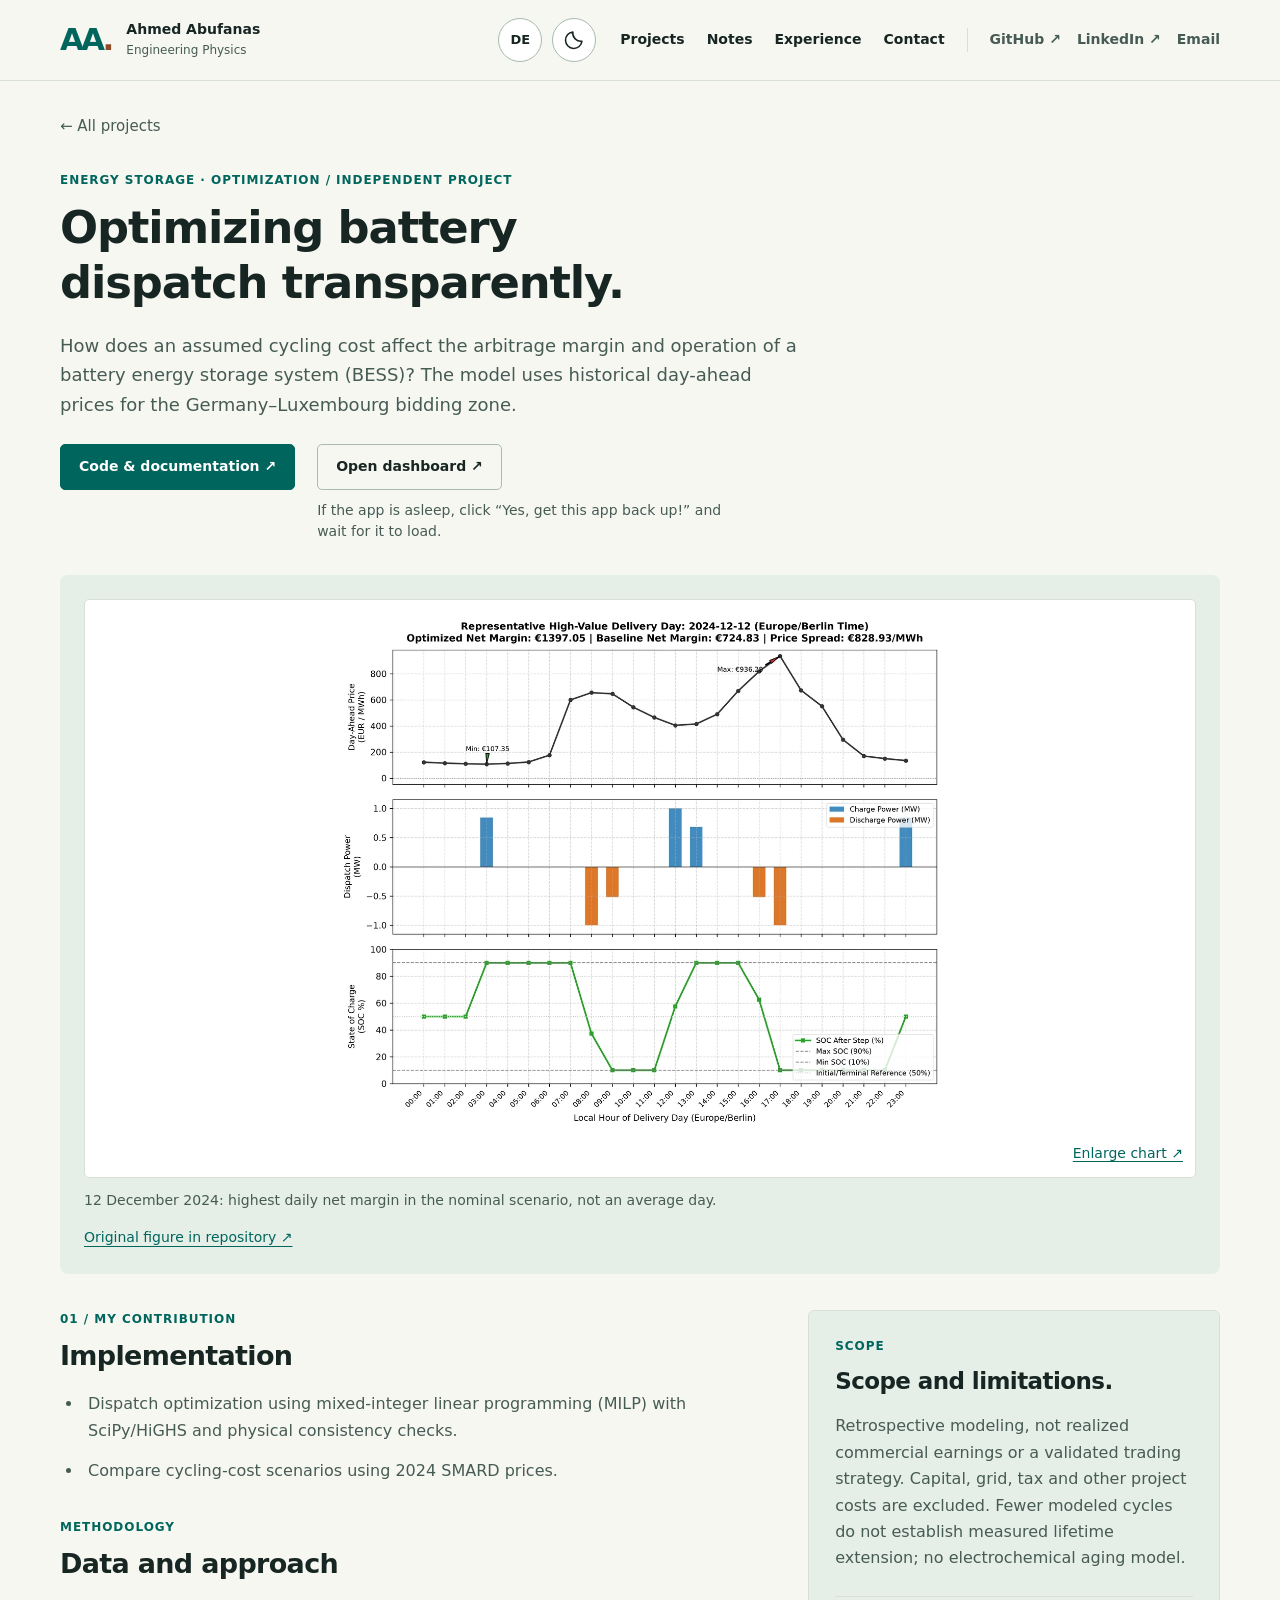
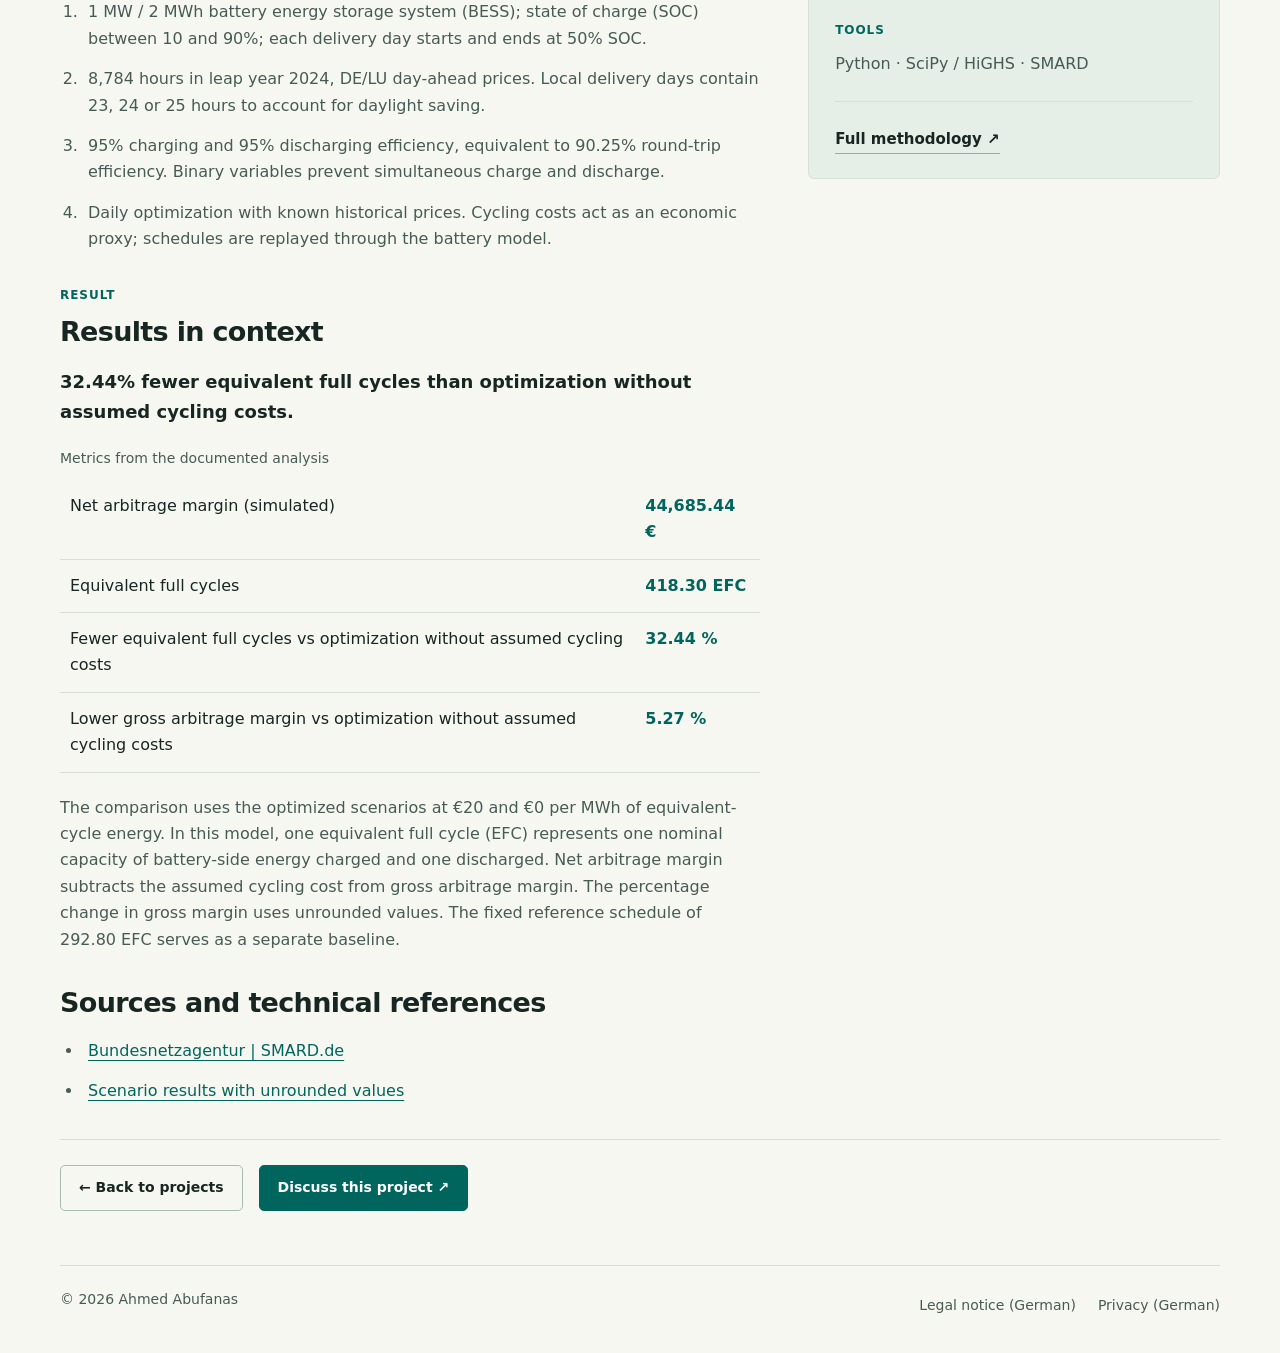
<file: en/projects/bess-dispatch.html>
<!doctype html><html lang="en"><head><meta charset="utf-8"><meta name="viewport" content="width=device-width,initial-scale=1"><title>BESS Dispatch Analytics | Ahmed Abufanas</title><meta name="description" content="How does an assumed cycling cost affect the arbitrage margin and operation of a battery energy storage system (BESS)? The model uses historical day-ahead prices for the Germany–Luxembourg bidding zone."><meta name="theme-color" content="#f7f7f2"><meta name="color-scheme" content="light dark"><link rel="canonical" href="https://abufanasa-dotcom.github.io/en/projects/bess-dispatch.html"><link rel="alternate" hreflang="en" href="https://abufanasa-dotcom.github.io/en/projects/bess-dispatch.html"><link rel="alternate" hreflang="de" href="https://abufanasa-dotcom.github.io/projects/bess-dispatch.html"><link rel="alternate" hreflang="x-default" href="https://abufanasa-dotcom.github.io/projects/bess-dispatch.html"><meta property="og:type" content="website"><meta property="og:title" content="BESS Dispatch Analytics | Ahmed Abufanas"><meta property="og:description" content="How does an assumed cycling cost affect the arbitrage margin and operation of a battery energy storage system (BESS)? The model uses historical day-ahead prices for the Germany–Luxembourg bidding zone."><meta property="og:url" content="https://abufanasa-dotcom.github.io/en/projects/bess-dispatch.html"><meta property="og:locale" content="en_US"><meta property="og:image" content="https://abufanasa-dotcom.github.io/assets/images/ahmed-abufanas.jpg"><meta property="og:image:alt" content="Ahmed Abufanas"><meta property="og:image:width" content="1086"><meta property="og:image:height" content="1448"><meta property="og:image:type" content="image/jpeg"><link rel="icon" href="../../assets/images/favicon.svg"><script src="../../js/theme-init.js"></script><link rel="stylesheet" href="../../css/style.css?v=8bd9d3360000"><script defer src="../../js/main.js?v=1745fbf1e4c3"></script></head><body><a class="skip" href="#main">Skip to content</a><header class="site-header"><div class="container header-inner">
 <a class="brand" href="../../en/index.html"><span class="monogram" aria-hidden="true">AA<span>.</span></span><span class="brand-caption">Ahmed Abufanas<br><small>Engineering Physics</small></span></a>
 <div class="header-controls">
 <a class="language" href="../../projects/bess-dispatch.html" hreflang="de" aria-label="DE: Zur deutschen Version">DE</a>
 <button class="theme-toggle" type="button" aria-label="Dark theme" aria-pressed="false" hidden><svg class="theme-moon" viewBox="0 0 24 24" aria-hidden="true" focusable="false"><path d="M20.7 13.3A9 9 0 0 1 10.7 3.3 9 9 0 1 0 20.7 13.3Z"/></svg><svg class="theme-sun" viewBox="0 0 24 24" aria-hidden="true" focusable="false"><circle cx="12" cy="12" r="4"/><path d="M12 2v2m0 16v2M2 12h2m16 0h2M5 5l1.4 1.4m11.2 11.2L19 19M5 19l1.4-1.4M17.6 6.4 19 5"/></svg></button>
 <button class="menu-toggle" type="button" aria-label="Menu" aria-expanded="false" aria-controls="navigation" hidden><svg viewBox="0 0 24 24" aria-hidden="true" focusable="false"><path d="M4 6h16M4 12h16M4 18h16"/></svg></button>
 </div>
 <nav id="navigation" aria-label="Main navigation"><a class="" href="../../en/index.html#projects">Projects</a><a class="" href="../../en/index.html#notes">Notes</a><a class="" href="../../en/index.html#experience">Experience</a><a class="" href="../../en/index.html#contact">Contact</a><span class="social-nav"><a class="" href="https://github.com/abufanasa-dotcom">GitHub ↗</a><a class="" href="https://www.linkedin.com/in/ahmedabufanas/">LinkedIn ↗</a><a class="" href="mailto:abufanasa@gmail.com" data-contact data-subject="">Email</a></span></nav>
 </div></header><main id="main" class="container case"><a class="back-link" href="../index.html#projects">← All projects</a><div class="case-heading"><p class="eyebrow">Energy storage · Optimization / INDEPENDENT PROJECT</p><h1>Optimizing battery dispatch transparently.</h1><p class="case-lead">How does an assumed cycling cost affect the arbitrage margin and operation of a battery energy storage system (BESS)? The model uses historical day-ahead prices for the Germany–Luxembourg bidding zone.</p><div class="actions case-actions"><a class="button primary" href="https://github.com/abufanasa-dotcom/bess-dispatch-analytics">Code & documentation ↗</a><div class="dashboard-action"><a aria-describedby="dashboard-note" class="button secondary" href="https://bess-dispatch-analytics.streamlit.app/">Open dashboard ↗</a><p id="dashboard-note" class="dashboard-note">If the app is asleep, click “Yes, get this app back up!” and wait for it to load.</p></div></div></div><div class="case-visual"><figure><a class="chart-button" href="../../assets/images/projects/bess_dispatch_soc_schedule.png" data-chart aria-label="Enlarge chart: BESS Dispatch Analytics"><img src="../../assets/images/projects/bess_dispatch_soc_schedule-800.webp" srcset="../../assets/images/projects/bess_dispatch_soc_schedule-800.webp 800w, ../../assets/images/projects/bess_dispatch_soc_schedule-1200.webp 1200w" sizes="(min-width: 1232px) 1080px, calc(100vw - 100px)" width="3000" height="2550" alt="12 December 2024: highest daily net margin in the nominal scenario, not an average day." loading="eager" decoding="async"><span class="zoom-label">Enlarge chart ↗</span></a><figcaption>12 December 2024: highest daily net margin in the nominal scenario, not an average day.</figcaption></figure><a class="source-link" href="https://github.com/abufanasa-dotcom/bess-dispatch-analytics/blob/main/reports/figures/representative_day_dispatch.png">Original figure in repository ↗</a></div><div class="case-columns"><div><section><p class="eyebrow">01 / MY CONTRIBUTION</p><h2>Implementation</h2><ul><li>Dispatch optimization using mixed-integer linear programming (MILP) with SciPy/HiGHS and physical consistency checks.</li><li>Compare cycling-cost scenarios using 2024 SMARD prices.</li></ul></section><section><p class="eyebrow">METHODOLOGY</p><h2>Data and approach</h2><ol><li>1 MW / 2 MWh battery energy storage system (BESS); state of charge (SOC) between 10 and 90%; each delivery day starts and ends at 50% SOC.</li><li>8,784 hours in leap year 2024, DE/LU day-ahead prices. Local delivery days contain 23, 24 or 25 hours to account for daylight saving.</li><li>95% charging and 95% discharging efficiency, equivalent to 90.25% round-trip efficiency. Binary variables prevent simultaneous charge and discharge.</li><li>Daily optimization with known historical prices. Cycling costs act as an economic proxy; schedules are replayed through the battery model.</li></ol></section><section><p class="eyebrow">RESULT</p><h2>Results in context</h2><p class="case-result">32.44% fewer equivalent full cycles than optimization without assumed cycling costs.</p><table><caption>Metrics from the documented analysis</caption><tbody><tr><th scope="row">Net arbitrage margin (simulated)</th><td>44,685.44 €</td></tr><tr><th scope="row">Equivalent full cycles</th><td>418.30 EFC</td></tr><tr><th scope="row">Fewer equivalent full cycles vs optimization without assumed cycling costs</th><td>32.44 %</td></tr><tr><th scope="row">Lower gross arbitrage margin vs optimization without assumed cycling costs</th><td>5.27 %</td></tr></tbody></table><p>The comparison uses the optimized scenarios at €20 and €0 per MWh of equivalent-cycle energy. In this model, one equivalent full cycle (EFC) represents one nominal capacity of battery-side energy charged and one discharged. Net arbitrage margin subtracts the assumed cycling cost from gross arbitrage margin. The percentage change in gross margin uses unrounded values. The fixed reference schedule of 292.80 EFC serves as a separate baseline.</p></section><section class="technical-sources"><h2>Sources and technical references</h2><ul><li><a class="" href="https://www.smard.de/home/datennutzung">Bundesnetzagentur | SMARD.de</a></li><li><a class="" href="https://github.com/abufanasa-dotcom/bess-dispatch-analytics/blob/main/reports/degradation_aware_summary_20eur_2024.json">Scenario results with unrounded values</a></li></ul></section></div><aside class="case-aside"><p class="eyebrow">SCOPE</p><h3>Scope and limitations.</h3><p>Retrospective modeling, not realized commercial earnings or a validated trading strategy. Capital, grid, tax and other project costs are excluded. Fewer modeled cycles do not establish measured lifetime extension; no electrochemical aging model.</p><hr><p class="eyebrow">TOOLS</p><p>Python · SciPy / HiGHS · SMARD</p><hr><a class="text-link" href="https://github.com/abufanasa-dotcom/bess-dispatch-analytics">Full methodology ↗</a></aside></div><div class="case-end"><a class="button secondary" href="../index.html#projects">← Back to projects</a><a class="button primary" href="mailto:abufanasa@gmail.com?subject=Question%20about%3A%20BESS%20Dispatch%20Analytics" data-contact data-subject="Question about: BESS Dispatch Analytics">Discuss this project ↗</a></div></main><footer class="container footer"><span>© 2026 Ahmed Abufanas</span><div><a class="" href="../../legal/impressum.html">Legal notice (German)</a><a class="" href="../../legal/datenschutz.html">Privacy (German)</a></div></footer><dialog id="chart-dialog" aria-labelledby="chart-dialog-title" aria-describedby="chart-dialog-caption"><div class="dialog-header"><h2 id="chart-dialog-title">Project chart</h2><button class="dialog-close" autofocus>Close ×</button></div><img alt=""><p id="chart-dialog-caption"></p></dialog><dialog id="contact-dialog" aria-labelledby="contact-dialog-title" aria-describedby="contact-dialog-description"><div class="dialog-header"><h2 id="contact-dialog-title">Get in touch</h2><button class="dialog-close" autofocus>Close ×</button></div><p id="contact-dialog-description">Choose how you would like to write your message.</p><p class="contact-recipient">abufanasa@gmail.com</p><p class="contact-subject" hidden></p><div class="email-options"><a class="button primary" data-gmail href="https://mail.google.com/mail/?view=cm&amp;fs=1&amp;to=abufanasa@gmail.com" target="_blank" rel="noopener noreferrer">Write in Gmail ↗</a><a class="button secondary" data-mail-app href="mailto:abufanasa@gmail.com">Use email app ↗</a><button class="button secondary copy-email" data-email="abufanasa@gmail.com">Copy email address</button></div><p class="copy-status" role="status" aria-live="polite"></p><p class="email-note">Gmail opens in a new tab. No message is sent until you send it yourself.</p></dialog></body></html>
</file>
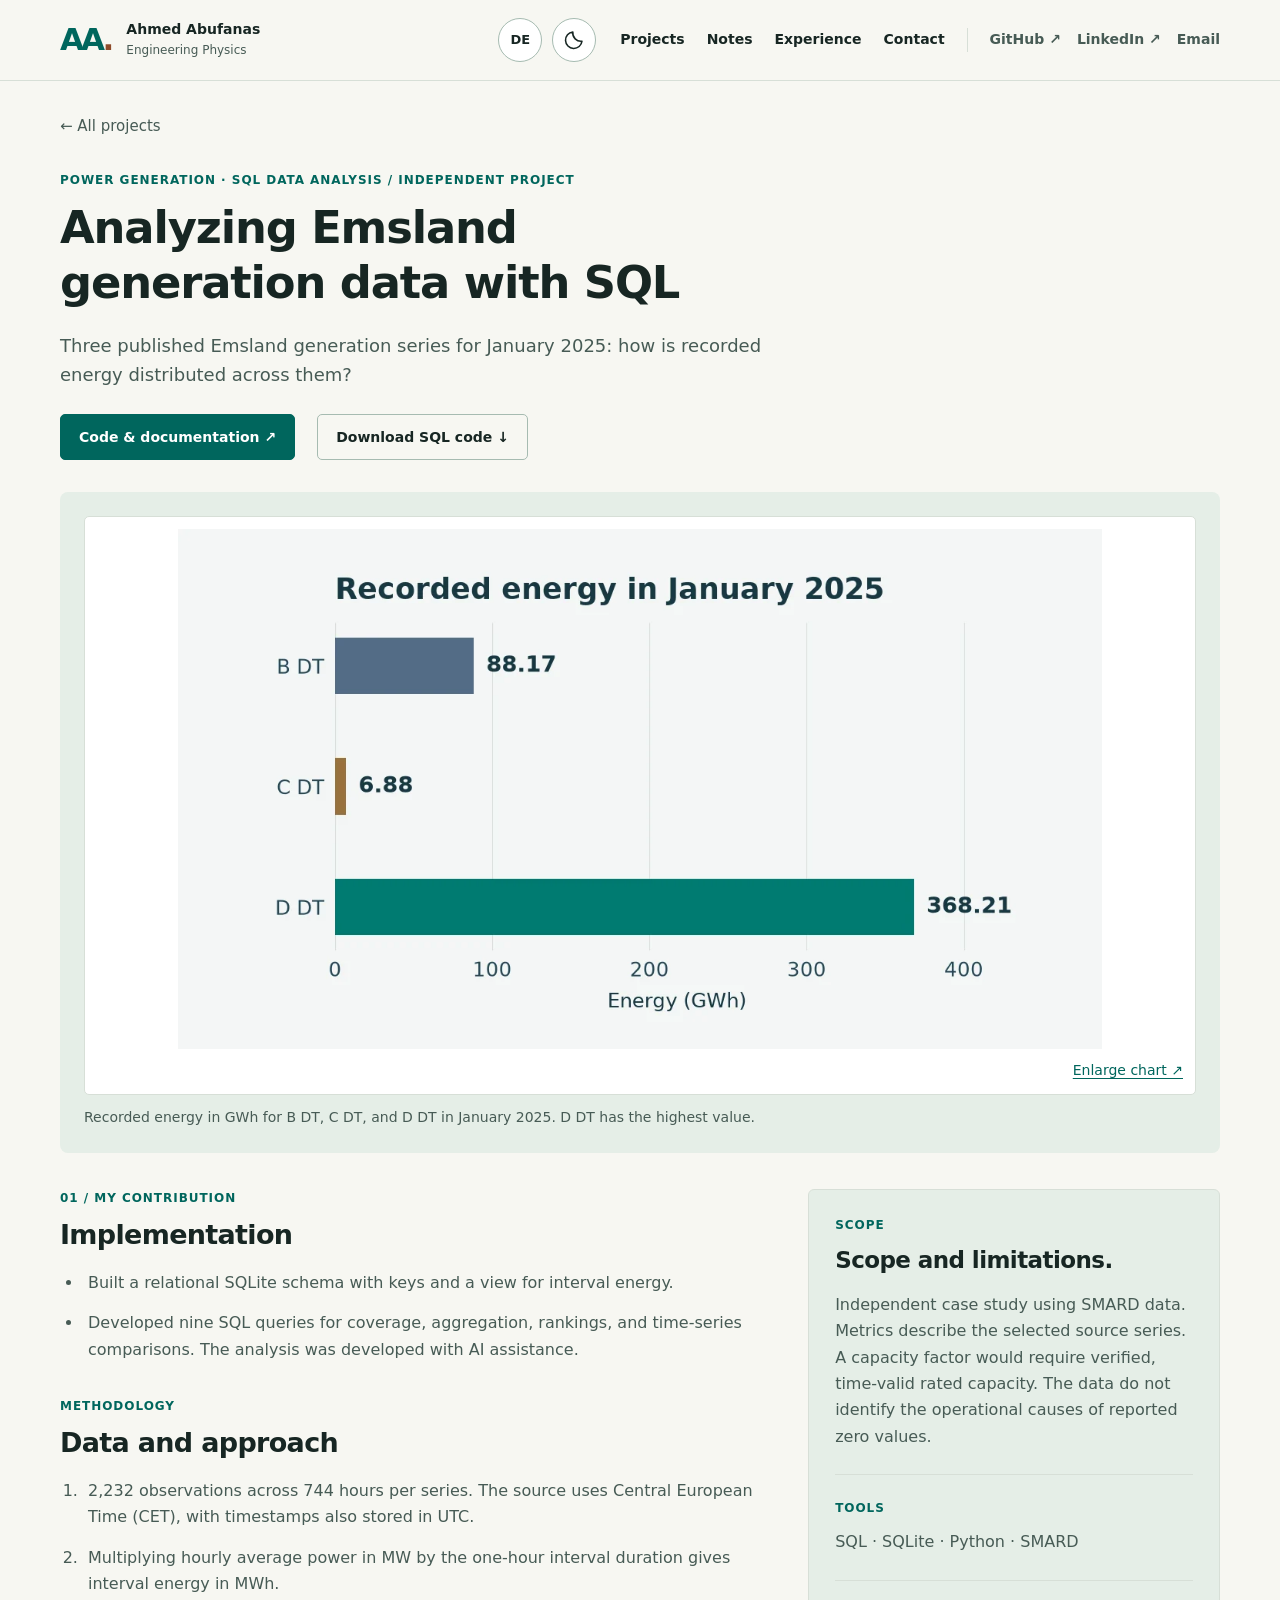
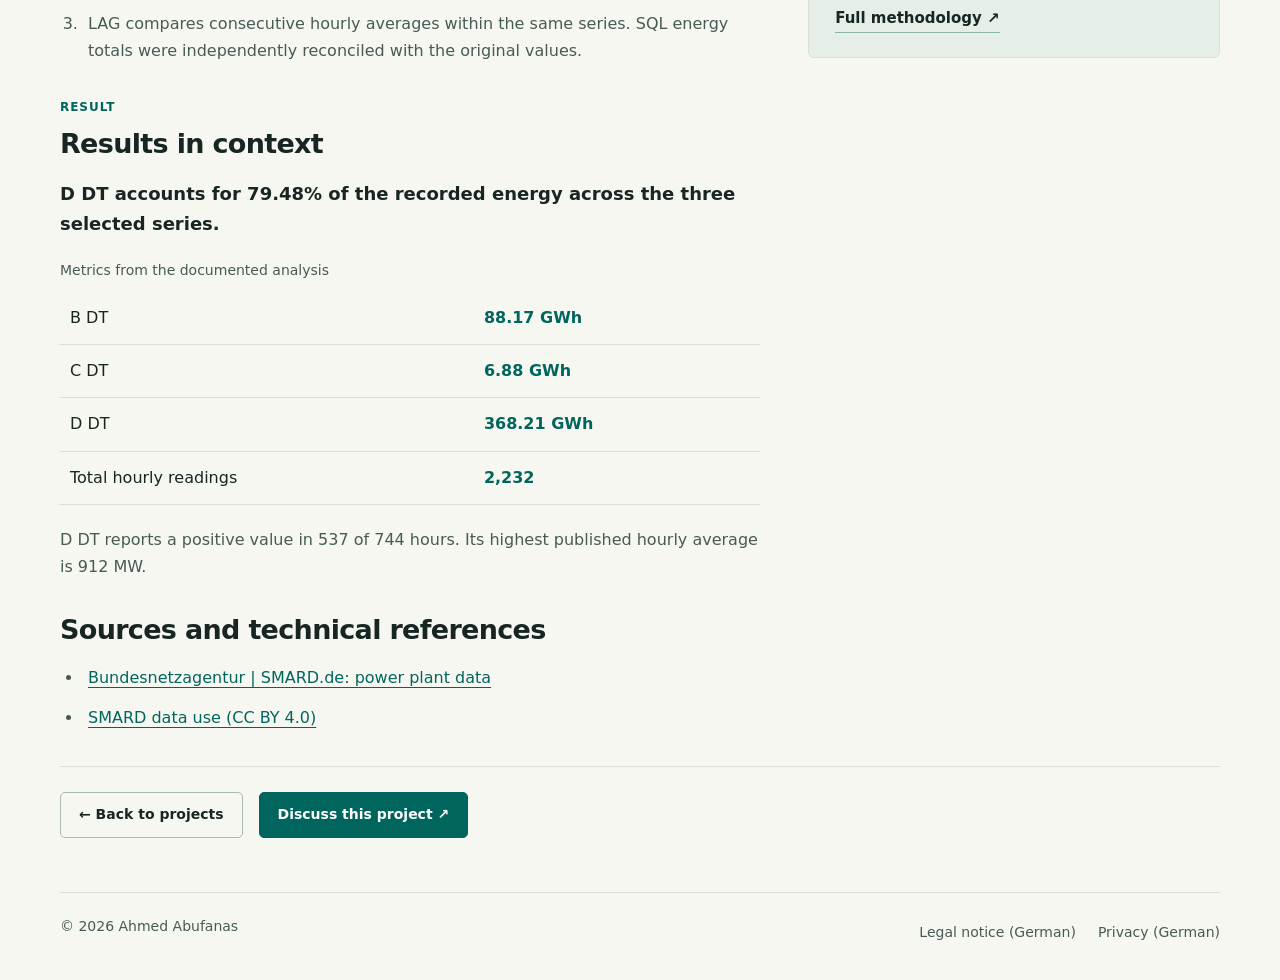
<file: en/projects/emsland-sql.html>
<!doctype html><html lang="en"><head><meta charset="utf-8"><meta name="viewport" content="width=device-width,initial-scale=1"><title>Emsland Generation Data with SQL | Ahmed Abufanas</title><meta name="description" content="Three published Emsland generation series for January 2025: how is recorded energy distributed across them?"><meta name="theme-color" content="#f7f7f2"><meta name="color-scheme" content="light dark"><link rel="canonical" href="https://abufanasa-dotcom.github.io/en/projects/emsland-sql.html"><link rel="alternate" hreflang="en" href="https://abufanasa-dotcom.github.io/en/projects/emsland-sql.html"><link rel="alternate" hreflang="de" href="https://abufanasa-dotcom.github.io/projects/emsland-sql.html"><link rel="alternate" hreflang="x-default" href="https://abufanasa-dotcom.github.io/projects/emsland-sql.html"><meta property="og:type" content="website"><meta property="og:title" content="Emsland Generation Data with SQL | Ahmed Abufanas"><meta property="og:description" content="Three published Emsland generation series for January 2025: how is recorded energy distributed across them?"><meta property="og:url" content="https://abufanasa-dotcom.github.io/en/projects/emsland-sql.html"><meta property="og:locale" content="en_US"><meta property="og:image" content="https://abufanasa-dotcom.github.io/assets/images/ahmed-abufanas.jpg"><meta property="og:image:alt" content="Ahmed Abufanas"><meta property="og:image:width" content="1086"><meta property="og:image:height" content="1448"><meta property="og:image:type" content="image/jpeg"><link rel="icon" href="../../assets/images/favicon.svg"><script src="../../js/theme-init.js"></script><link rel="stylesheet" href="../../css/style.css?v=8bd9d3360000"><script defer src="../../js/main.js?v=1745fbf1e4c3"></script></head><body><a class="skip" href="#main">Skip to content</a><header class="site-header"><div class="container header-inner">
 <a class="brand" href="../../en/index.html"><span class="monogram" aria-hidden="true">AA<span>.</span></span><span class="brand-caption">Ahmed Abufanas<br><small>Engineering Physics</small></span></a>
 <div class="header-controls">
 <a class="language" href="../../projects/emsland-sql.html" hreflang="de" aria-label="DE: Zur deutschen Version">DE</a>
 <button class="theme-toggle" type="button" aria-label="Dark theme" aria-pressed="false" hidden><svg class="theme-moon" viewBox="0 0 24 24" aria-hidden="true" focusable="false"><path d="M20.7 13.3A9 9 0 0 1 10.7 3.3 9 9 0 1 0 20.7 13.3Z"/></svg><svg class="theme-sun" viewBox="0 0 24 24" aria-hidden="true" focusable="false"><circle cx="12" cy="12" r="4"/><path d="M12 2v2m0 16v2M2 12h2m16 0h2M5 5l1.4 1.4m11.2 11.2L19 19M5 19l1.4-1.4M17.6 6.4 19 5"/></svg></button>
 <button class="menu-toggle" type="button" aria-label="Menu" aria-expanded="false" aria-controls="navigation" hidden><svg viewBox="0 0 24 24" aria-hidden="true" focusable="false"><path d="M4 6h16M4 12h16M4 18h16"/></svg></button>
 </div>
 <nav id="navigation" aria-label="Main navigation"><a class="" href="../../en/index.html#projects">Projects</a><a class="" href="../../en/index.html#notes">Notes</a><a class="" href="../../en/index.html#experience">Experience</a><a class="" href="../../en/index.html#contact">Contact</a><span class="social-nav"><a class="" href="https://github.com/abufanasa-dotcom">GitHub ↗</a><a class="" href="https://www.linkedin.com/in/ahmedabufanas/">LinkedIn ↗</a><a class="" href="mailto:abufanasa@gmail.com" data-contact data-subject="">Email</a></span></nav>
 </div></header><main id="main" class="container case"><a class="back-link" href="../index.html#projects">← All projects</a><div class="case-heading"><p class="eyebrow">Power generation · SQL data analysis / INDEPENDENT PROJECT</p><h1>Analyzing Emsland generation data with SQL</h1><p class="case-lead">Three published Emsland generation series for January 2025: how is recorded energy distributed across them?</p><div class="actions case-actions"><a class="button primary" href="https://github.com/abufanasa-dotcom/emsland-sql">Code & documentation ↗</a><a class="button secondary" href="../../assets/docs/emsland-sql-code.zip">Download SQL code ↓</a></div></div><div class="case-visual"><figure><a class="chart-button" href="../../assets/images/projects/emsland_energy_en.png" data-chart aria-label="Enlarge chart: Emsland Generation Data with SQL"><img src="../../assets/images/projects/emsland_energy_en-800.webp" srcset="../../assets/images/projects/emsland_energy_en-800.webp 800w, ../../assets/images/projects/emsland_energy_en-1200.webp 1200w" sizes="(min-width: 1232px) 1080px, calc(100vw - 100px)" width="1200" height="675" alt="Recorded energy in GWh for B DT, C DT, and D DT in January 2025. D DT has the highest value." loading="eager" decoding="async"><span class="zoom-label">Enlarge chart ↗</span></a><figcaption>Recorded energy in GWh for B DT, C DT, and D DT in January 2025. D DT has the highest value.</figcaption></figure></div><div class="case-columns"><div><section><p class="eyebrow">01 / MY CONTRIBUTION</p><h2>Implementation</h2><ul><li>Built a relational SQLite schema with keys and a view for interval energy.</li><li>Developed nine SQL queries for coverage, aggregation, rankings, and time-series comparisons. The analysis was developed with AI assistance.</li></ul></section><section><p class="eyebrow">METHODOLOGY</p><h2>Data and approach</h2><ol><li>2,232 observations across 744 hours per series. The source uses Central European Time (CET), with timestamps also stored in UTC.</li><li>Multiplying hourly average power in MW by the one-hour interval duration gives interval energy in MWh.</li><li>LAG compares consecutive hourly averages within the same series. SQL energy totals were independently reconciled with the original values.</li></ol></section><section><p class="eyebrow">RESULT</p><h2>Results in context</h2><p class="case-result">D DT accounts for 79.48% of the recorded energy across the three selected series.</p><table><caption>Metrics from the documented analysis</caption><tbody><tr><th scope="row">B DT</th><td>88.17 GWh</td></tr><tr><th scope="row">C DT</th><td>6.88 GWh</td></tr><tr><th scope="row">D DT</th><td>368.21 GWh</td></tr><tr><th scope="row">Total hourly readings</th><td>2,232</td></tr></tbody></table><p>D DT reports a positive value in 537 of 744 hours. Its highest published hourly average is 912 MW.</p></section><section class="technical-sources"><h2>Sources and technical references</h2><ul><li><a class="" href="https://www.smard.de/home/downloadcenter/download-kraftwerksdaten">Bundesnetzagentur | SMARD.de: power plant data</a></li><li><a class="" href="https://www.smard.de/home/datennutzung">SMARD data use (CC BY 4.0)</a></li></ul></section></div><aside class="case-aside"><p class="eyebrow">SCOPE</p><h3>Scope and limitations.</h3><p>Independent case study using SMARD data. Metrics describe the selected source series. A capacity factor would require verified, time-valid rated capacity. The data do not identify the operational causes of reported zero values.</p><hr><p class="eyebrow">TOOLS</p><p>SQL · SQLite · Python · SMARD</p><hr><a class="text-link" href="https://github.com/abufanasa-dotcom/emsland-sql">Full methodology ↗</a></aside></div><div class="case-end"><a class="button secondary" href="../index.html#projects">← Back to projects</a><a class="button primary" href="mailto:abufanasa@gmail.com?subject=Question%20about%3A%20Emsland%20Generation%20Data%20with%20SQL" data-contact data-subject="Question about: Emsland Generation Data with SQL">Discuss this project ↗</a></div></main><footer class="container footer"><span>© 2026 Ahmed Abufanas</span><div><a class="" href="../../legal/impressum.html">Legal notice (German)</a><a class="" href="../../legal/datenschutz.html">Privacy (German)</a></div></footer><dialog id="chart-dialog" aria-labelledby="chart-dialog-title" aria-describedby="chart-dialog-caption"><div class="dialog-header"><h2 id="chart-dialog-title">Project chart</h2><button class="dialog-close" autofocus>Close ×</button></div><img alt=""><p id="chart-dialog-caption"></p></dialog><dialog id="contact-dialog" aria-labelledby="contact-dialog-title" aria-describedby="contact-dialog-description"><div class="dialog-header"><h2 id="contact-dialog-title">Get in touch</h2><button class="dialog-close" autofocus>Close ×</button></div><p id="contact-dialog-description">Choose how you would like to write your message.</p><p class="contact-recipient">abufanasa@gmail.com</p><p class="contact-subject" hidden></p><div class="email-options"><a class="button primary" data-gmail href="https://mail.google.com/mail/?view=cm&amp;fs=1&amp;to=abufanasa@gmail.com" target="_blank" rel="noopener noreferrer">Write in Gmail ↗</a><a class="button secondary" data-mail-app href="mailto:abufanasa@gmail.com">Use email app ↗</a><button class="button secondary copy-email" data-email="abufanasa@gmail.com">Copy email address</button></div><p class="copy-status" role="status" aria-live="polite"></p><p class="email-note">Gmail opens in a new tab. No message is sent until you send it yourself.</p></dialog></body></html>
</file>
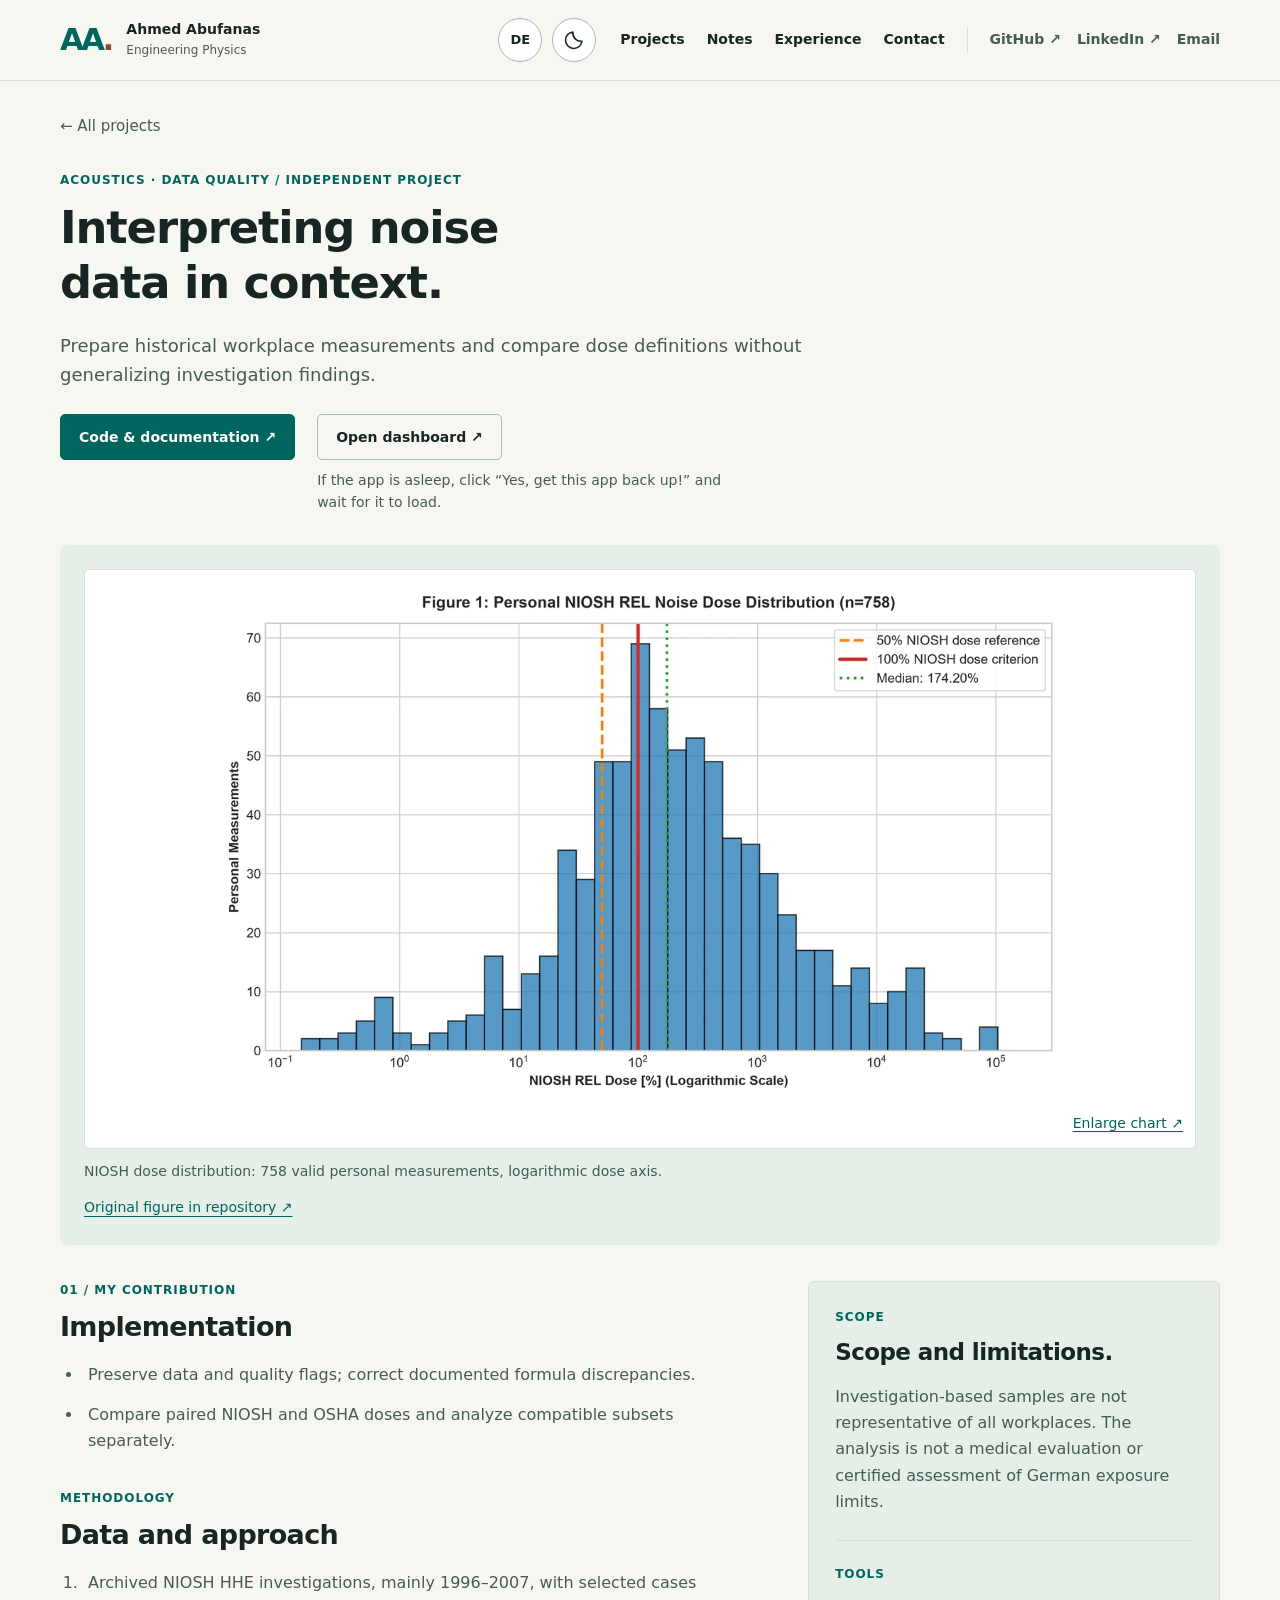
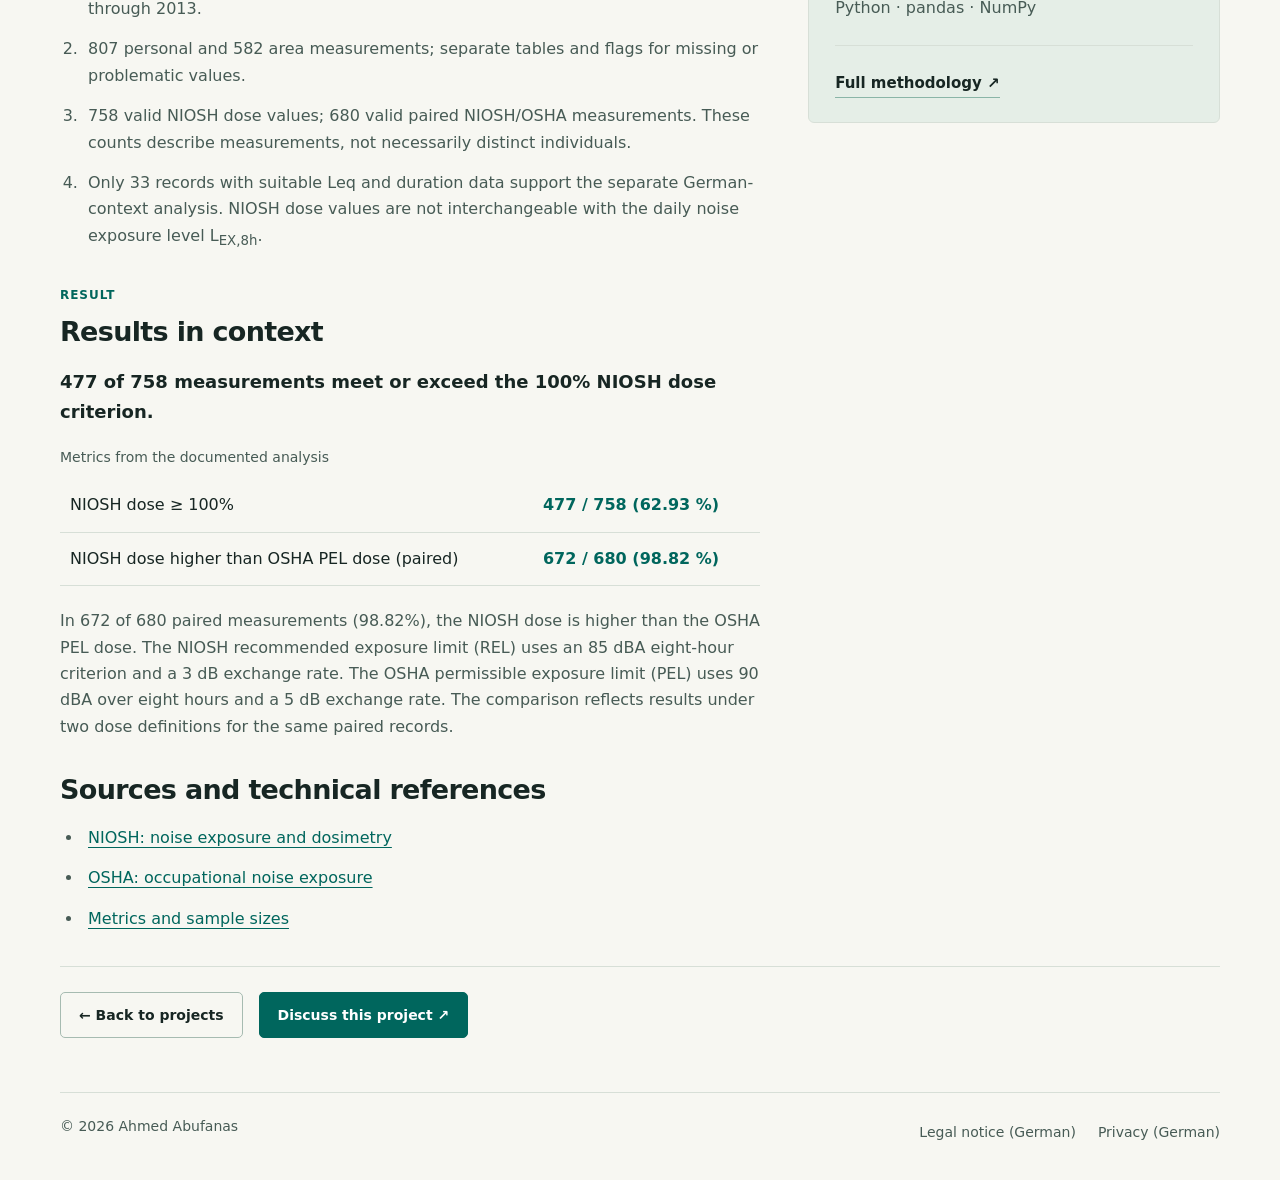
<file: en/projects/noise-exposure.html>
<!doctype html><html lang="en"><head><meta charset="utf-8"><meta name="viewport" content="width=device-width,initial-scale=1"><title>Industrial Noise Exposure | Ahmed Abufanas</title><meta name="description" content="Prepare historical workplace measurements and compare dose definitions without generalizing investigation findings."><meta name="theme-color" content="#f7f7f2"><meta name="color-scheme" content="light dark"><link rel="canonical" href="https://abufanasa-dotcom.github.io/en/projects/noise-exposure.html"><link rel="alternate" hreflang="en" href="https://abufanasa-dotcom.github.io/en/projects/noise-exposure.html"><link rel="alternate" hreflang="de" href="https://abufanasa-dotcom.github.io/projects/noise-exposure.html"><link rel="alternate" hreflang="x-default" href="https://abufanasa-dotcom.github.io/projects/noise-exposure.html"><meta property="og:type" content="website"><meta property="og:title" content="Industrial Noise Exposure | Ahmed Abufanas"><meta property="og:description" content="Prepare historical workplace measurements and compare dose definitions without generalizing investigation findings."><meta property="og:url" content="https://abufanasa-dotcom.github.io/en/projects/noise-exposure.html"><meta property="og:locale" content="en_US"><meta property="og:image" content="https://abufanasa-dotcom.github.io/assets/images/ahmed-abufanas.jpg"><meta property="og:image:alt" content="Ahmed Abufanas"><meta property="og:image:width" content="1086"><meta property="og:image:height" content="1448"><meta property="og:image:type" content="image/jpeg"><link rel="icon" href="../../assets/images/favicon.svg"><script src="../../js/theme-init.js"></script><link rel="stylesheet" href="../../css/style.css?v=8bd9d3360000"><script defer src="../../js/main.js?v=1745fbf1e4c3"></script></head><body><a class="skip" href="#main">Skip to content</a><header class="site-header"><div class="container header-inner">
 <a class="brand" href="../../en/index.html"><span class="monogram" aria-hidden="true">AA<span>.</span></span><span class="brand-caption">Ahmed Abufanas<br><small>Engineering Physics</small></span></a>
 <div class="header-controls">
 <a class="language" href="../../projects/noise-exposure.html" hreflang="de" aria-label="DE: Zur deutschen Version">DE</a>
 <button class="theme-toggle" type="button" aria-label="Dark theme" aria-pressed="false" hidden><svg class="theme-moon" viewBox="0 0 24 24" aria-hidden="true" focusable="false"><path d="M20.7 13.3A9 9 0 0 1 10.7 3.3 9 9 0 1 0 20.7 13.3Z"/></svg><svg class="theme-sun" viewBox="0 0 24 24" aria-hidden="true" focusable="false"><circle cx="12" cy="12" r="4"/><path d="M12 2v2m0 16v2M2 12h2m16 0h2M5 5l1.4 1.4m11.2 11.2L19 19M5 19l1.4-1.4M17.6 6.4 19 5"/></svg></button>
 <button class="menu-toggle" type="button" aria-label="Menu" aria-expanded="false" aria-controls="navigation" hidden><svg viewBox="0 0 24 24" aria-hidden="true" focusable="false"><path d="M4 6h16M4 12h16M4 18h16"/></svg></button>
 </div>
 <nav id="navigation" aria-label="Main navigation"><a class="" href="../../en/index.html#projects">Projects</a><a class="" href="../../en/index.html#notes">Notes</a><a class="" href="../../en/index.html#experience">Experience</a><a class="" href="../../en/index.html#contact">Contact</a><span class="social-nav"><a class="" href="https://github.com/abufanasa-dotcom">GitHub ↗</a><a class="" href="https://www.linkedin.com/in/ahmedabufanas/">LinkedIn ↗</a><a class="" href="mailto:abufanasa@gmail.com" data-contact data-subject="">Email</a></span></nav>
 </div></header><main id="main" class="container case"><a class="back-link" href="../index.html#projects">← All projects</a><div class="case-heading"><p class="eyebrow">Acoustics · Data quality / INDEPENDENT PROJECT</p><h1>Interpreting noise data in context.</h1><p class="case-lead">Prepare historical workplace measurements and compare dose definitions without generalizing investigation findings.</p><div class="actions case-actions"><a class="button primary" href="https://github.com/abufanasa-dotcom/industrial-noise-exposure">Code & documentation ↗</a><div class="dashboard-action"><a aria-describedby="dashboard-note" class="button secondary" href="https://industrial-noise-exposure.streamlit.app/">Open dashboard ↗</a><p id="dashboard-note" class="dashboard-note">If the app is asleep, click “Yes, get this app back up!” and wait for it to load.</p></div></div></div><div class="case-visual"><figure><a class="chart-button" href="../../assets/images/projects/noise_niosh_dose_distribution.png" data-chart aria-label="Enlarge chart: Industrial Noise Exposure"><img src="../../assets/images/projects/noise_niosh_dose_distribution-800.webp" srcset="../../assets/images/projects/noise_niosh_dose_distribution-800.webp 800w, ../../assets/images/projects/noise_niosh_dose_distribution-1200.webp 1200w" sizes="(min-width: 1232px) 1080px, calc(100vw - 100px)" width="2700" height="1650" alt="NIOSH dose distribution: 758 valid personal measurements, logarithmic dose axis." loading="eager" decoding="async"><span class="zoom-label">Enlarge chart ↗</span></a><figcaption>NIOSH dose distribution: 758 valid personal measurements, logarithmic dose axis.</figcaption></figure><a class="source-link" href="https://github.com/abufanasa-dotcom/industrial-noise-exposure/blob/main/reports/figures/01_personal_niosh_dose_distribution.png">Original figure in repository ↗</a></div><div class="case-columns"><div><section><p class="eyebrow">01 / MY CONTRIBUTION</p><h2>Implementation</h2><ul><li>Preserve data and quality flags; correct documented formula discrepancies.</li><li>Compare paired NIOSH and OSHA doses and analyze compatible subsets separately.</li></ul></section><section><p class="eyebrow">METHODOLOGY</p><h2>Data and approach</h2><ol><li>Archived NIOSH HHE investigations, mainly 1996–2007, with selected cases through 2013.</li><li>807 personal and 582 area measurements; separate tables and flags for missing or problematic values.</li><li>758 valid NIOSH dose values; 680 valid paired NIOSH/OSHA measurements. These counts describe measurements, not necessarily distinct individuals.</li><li>Only 33 records with suitable Leq and duration data support the separate German-context analysis. NIOSH dose values are not interchangeable with the daily noise exposure level L<sub>EX,8h</sub>.</li></ol></section><section><p class="eyebrow">RESULT</p><h2>Results in context</h2><p class="case-result">477 of 758 measurements meet or exceed the 100% NIOSH dose criterion.</p><table><caption>Metrics from the documented analysis</caption><tbody><tr><th scope="row">NIOSH dose ≥ 100%</th><td>477 / 758 (62.93 %)</td></tr><tr><th scope="row">NIOSH dose higher than OSHA PEL dose (paired)</th><td>672 / 680 (98.82 %)</td></tr></tbody></table><p>In 672 of 680 paired measurements (98.82%), the NIOSH dose is higher than the OSHA PEL dose. The NIOSH recommended exposure limit (REL) uses an 85 dBA eight-hour criterion and a 3 dB exchange rate. The OSHA permissible exposure limit (PEL) uses 90 dBA over eight hours and a 5 dB exchange rate. The comparison reflects results under two dose definitions for the same paired records.</p></section><section class="technical-sources"><h2>Sources and technical references</h2><ul><li><a class="" href="https://www.cdc.gov/niosh/noise/prevent/understand.html">NIOSH: noise exposure and dosimetry</a></li><li><a class="" href="https://www.osha.gov/laws-regs/regulations/standardnumber/1910/1910.95">OSHA: occupational noise exposure</a></li><li><a class="" href="https://github.com/abufanasa-dotcom/industrial-noise-exposure/blob/main/reports/dashboard_metric_registry.csv">Metrics and sample sizes</a></li></ul></section></div><aside class="case-aside"><p class="eyebrow">SCOPE</p><h3>Scope and limitations.</h3><p>Investigation-based samples are not representative of all workplaces. The analysis is not a medical evaluation or certified assessment of German exposure limits.</p><hr><p class="eyebrow">TOOLS</p><p>Python · pandas · NumPy</p><hr><a class="text-link" href="https://github.com/abufanasa-dotcom/industrial-noise-exposure">Full methodology ↗</a></aside></div><div class="case-end"><a class="button secondary" href="../index.html#projects">← Back to projects</a><a class="button primary" href="mailto:abufanasa@gmail.com?subject=Question%20about%3A%20Industrial%20Noise%20Exposure" data-contact data-subject="Question about: Industrial Noise Exposure">Discuss this project ↗</a></div></main><footer class="container footer"><span>© 2026 Ahmed Abufanas</span><div><a class="" href="../../legal/impressum.html">Legal notice (German)</a><a class="" href="../../legal/datenschutz.html">Privacy (German)</a></div></footer><dialog id="chart-dialog" aria-labelledby="chart-dialog-title" aria-describedby="chart-dialog-caption"><div class="dialog-header"><h2 id="chart-dialog-title">Project chart</h2><button class="dialog-close" autofocus>Close ×</button></div><img alt=""><p id="chart-dialog-caption"></p></dialog><dialog id="contact-dialog" aria-labelledby="contact-dialog-title" aria-describedby="contact-dialog-description"><div class="dialog-header"><h2 id="contact-dialog-title">Get in touch</h2><button class="dialog-close" autofocus>Close ×</button></div><p id="contact-dialog-description">Choose how you would like to write your message.</p><p class="contact-recipient">abufanasa@gmail.com</p><p class="contact-subject" hidden></p><div class="email-options"><a class="button primary" data-gmail href="https://mail.google.com/mail/?view=cm&amp;fs=1&amp;to=abufanasa@gmail.com" target="_blank" rel="noopener noreferrer">Write in Gmail ↗</a><a class="button secondary" data-mail-app href="mailto:abufanasa@gmail.com">Use email app ↗</a><button class="button secondary copy-email" data-email="abufanasa@gmail.com">Copy email address</button></div><p class="copy-status" role="status" aria-live="polite"></p><p class="email-note">Gmail opens in a new tab. No message is sent until you send it yourself.</p></dialog></body></html>
</file>
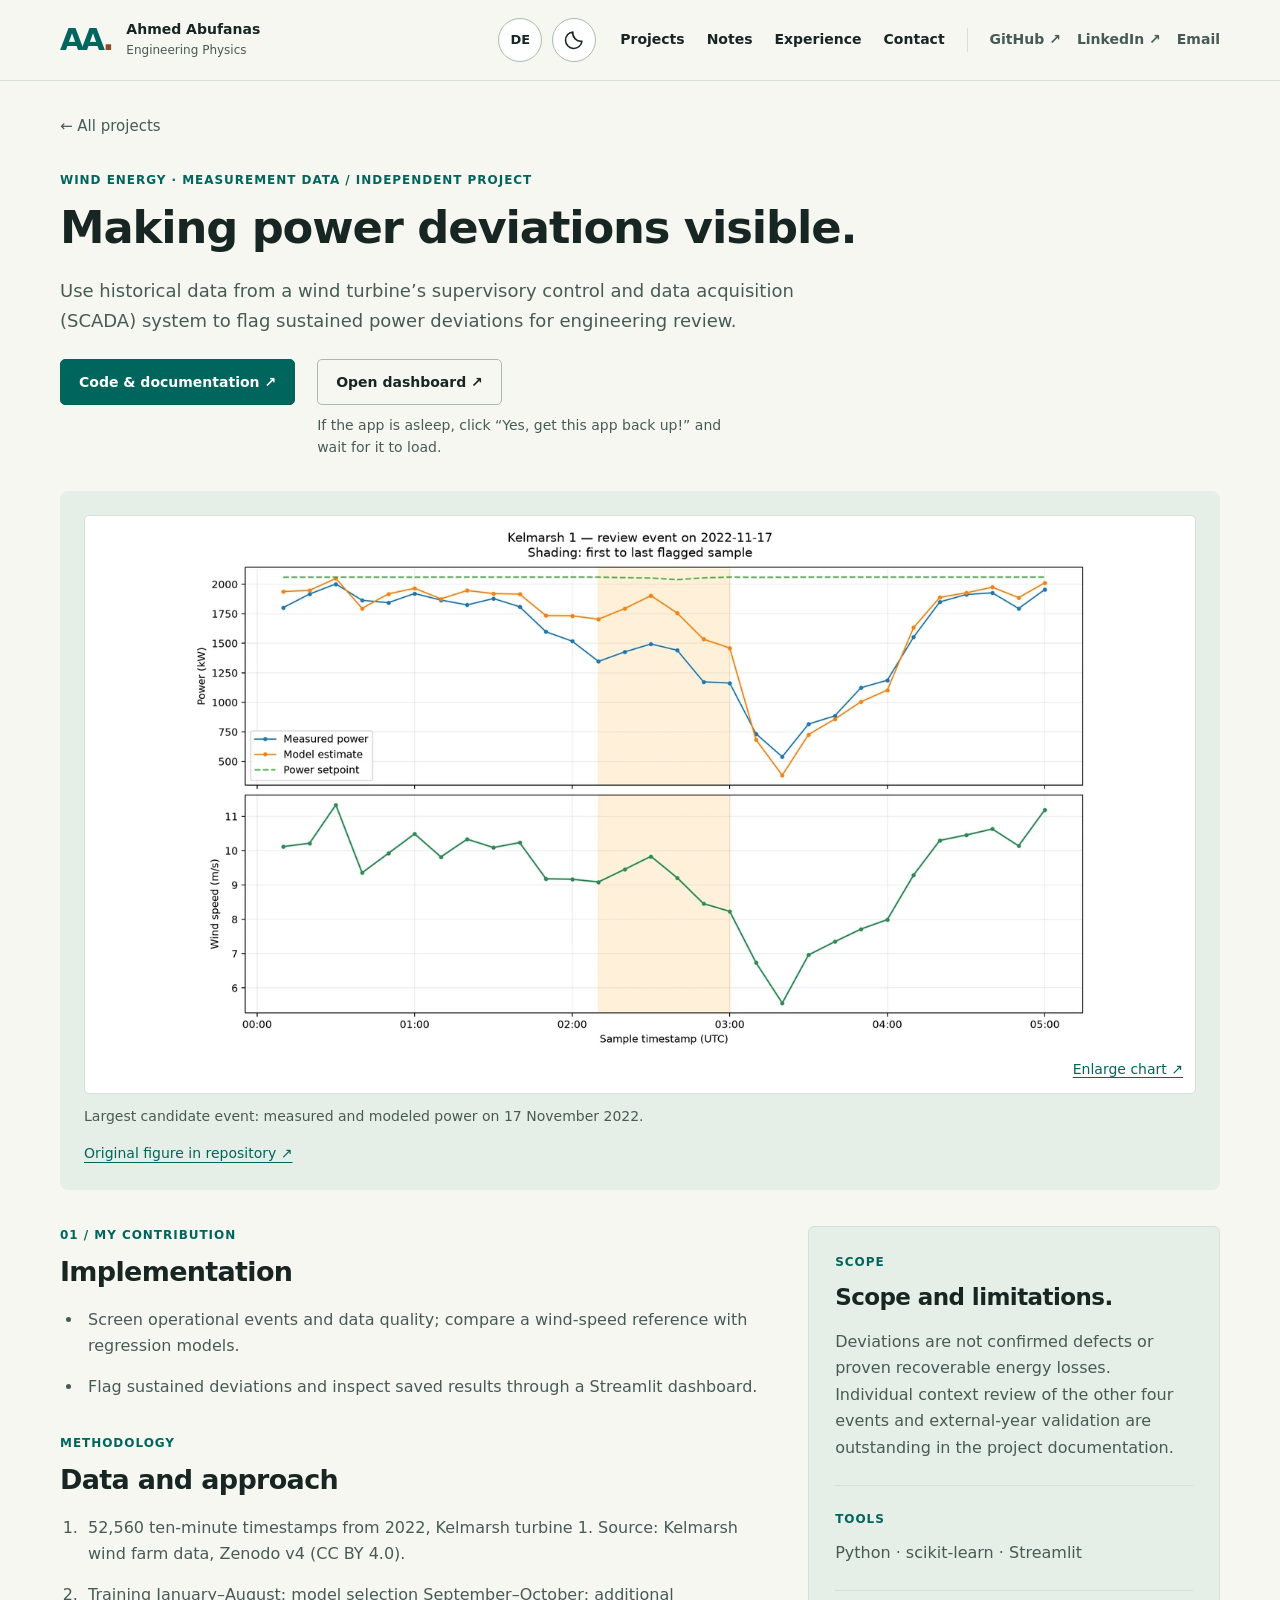
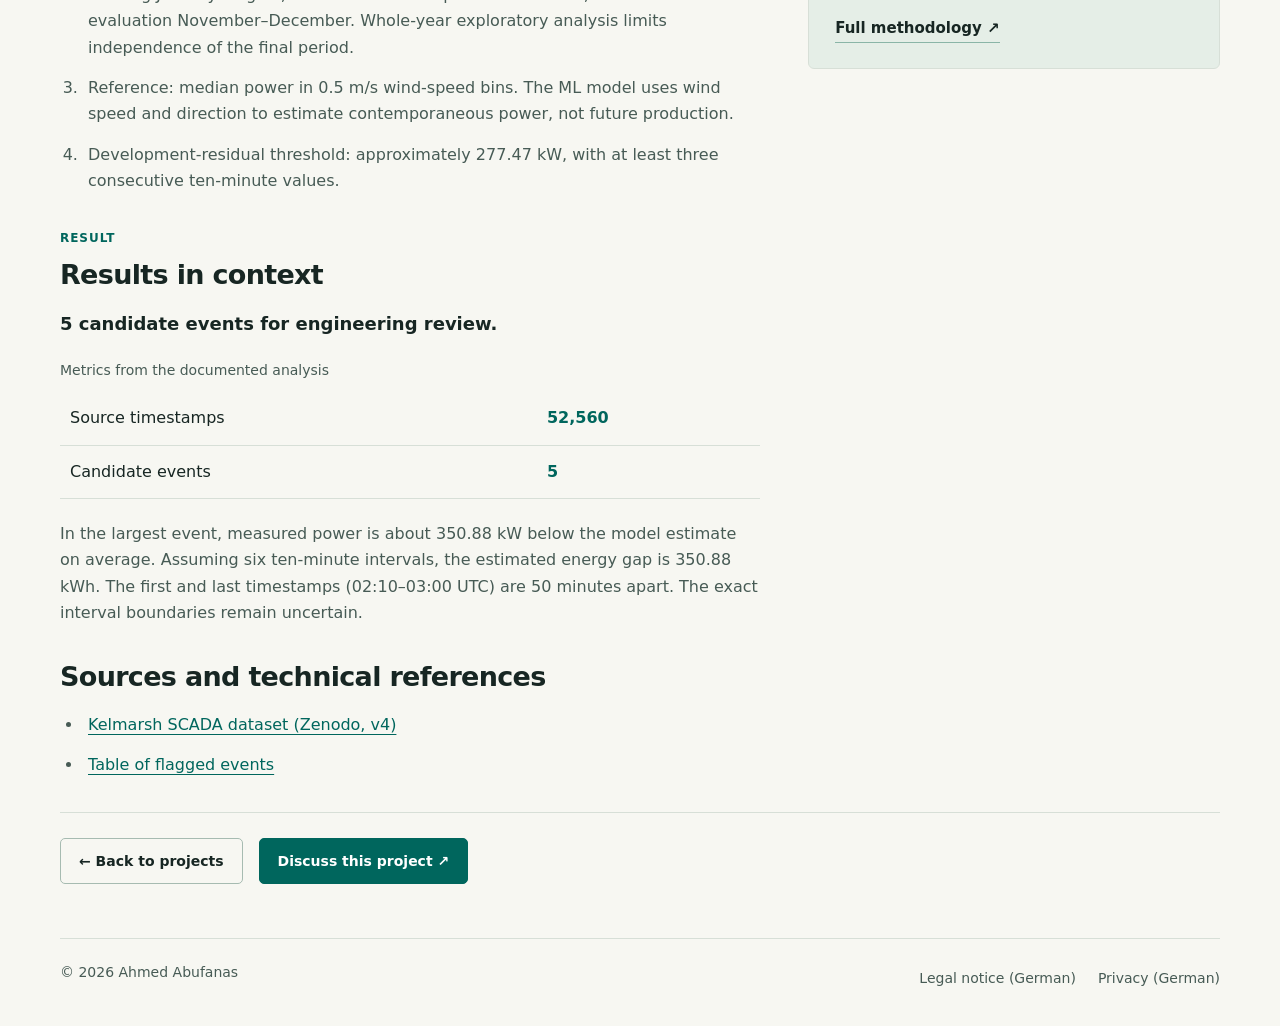
<file: en/projects/wind-turbine.html>
<!doctype html><html lang="en"><head><meta charset="utf-8"><meta name="viewport" content="width=device-width,initial-scale=1"><title>Wind Turbine Performance Review | Ahmed Abufanas</title><meta name="description" content="Use historical data from a wind turbine’s supervisory control and data acquisition (SCADA) system to flag sustained power deviations for engineering review."><meta name="theme-color" content="#f7f7f2"><meta name="color-scheme" content="light dark"><link rel="canonical" href="https://abufanasa-dotcom.github.io/en/projects/wind-turbine.html"><link rel="alternate" hreflang="en" href="https://abufanasa-dotcom.github.io/en/projects/wind-turbine.html"><link rel="alternate" hreflang="de" href="https://abufanasa-dotcom.github.io/projects/wind-turbine.html"><link rel="alternate" hreflang="x-default" href="https://abufanasa-dotcom.github.io/projects/wind-turbine.html"><meta property="og:type" content="website"><meta property="og:title" content="Wind Turbine Performance Review | Ahmed Abufanas"><meta property="og:description" content="Use historical data from a wind turbine’s supervisory control and data acquisition (SCADA) system to flag sustained power deviations for engineering review."><meta property="og:url" content="https://abufanasa-dotcom.github.io/en/projects/wind-turbine.html"><meta property="og:locale" content="en_US"><meta property="og:image" content="https://abufanasa-dotcom.github.io/assets/images/ahmed-abufanas.jpg"><meta property="og:image:alt" content="Ahmed Abufanas"><meta property="og:image:width" content="1086"><meta property="og:image:height" content="1448"><meta property="og:image:type" content="image/jpeg"><link rel="icon" href="../../assets/images/favicon.svg"><script src="../../js/theme-init.js"></script><link rel="stylesheet" href="../../css/style.css?v=8bd9d3360000"><script defer src="../../js/main.js?v=1745fbf1e4c3"></script></head><body><a class="skip" href="#main">Skip to content</a><header class="site-header"><div class="container header-inner">
 <a class="brand" href="../../en/index.html"><span class="monogram" aria-hidden="true">AA<span>.</span></span><span class="brand-caption">Ahmed Abufanas<br><small>Engineering Physics</small></span></a>
 <div class="header-controls">
 <a class="language" href="../../projects/wind-turbine.html" hreflang="de" aria-label="DE: Zur deutschen Version">DE</a>
 <button class="theme-toggle" type="button" aria-label="Dark theme" aria-pressed="false" hidden><svg class="theme-moon" viewBox="0 0 24 24" aria-hidden="true" focusable="false"><path d="M20.7 13.3A9 9 0 0 1 10.7 3.3 9 9 0 1 0 20.7 13.3Z"/></svg><svg class="theme-sun" viewBox="0 0 24 24" aria-hidden="true" focusable="false"><circle cx="12" cy="12" r="4"/><path d="M12 2v2m0 16v2M2 12h2m16 0h2M5 5l1.4 1.4m11.2 11.2L19 19M5 19l1.4-1.4M17.6 6.4 19 5"/></svg></button>
 <button class="menu-toggle" type="button" aria-label="Menu" aria-expanded="false" aria-controls="navigation" hidden><svg viewBox="0 0 24 24" aria-hidden="true" focusable="false"><path d="M4 6h16M4 12h16M4 18h16"/></svg></button>
 </div>
 <nav id="navigation" aria-label="Main navigation"><a class="" href="../../en/index.html#projects">Projects</a><a class="" href="../../en/index.html#notes">Notes</a><a class="" href="../../en/index.html#experience">Experience</a><a class="" href="../../en/index.html#contact">Contact</a><span class="social-nav"><a class="" href="https://github.com/abufanasa-dotcom">GitHub ↗</a><a class="" href="https://www.linkedin.com/in/ahmedabufanas/">LinkedIn ↗</a><a class="" href="mailto:abufanasa@gmail.com" data-contact data-subject="">Email</a></span></nav>
 </div></header><main id="main" class="container case"><a class="back-link" href="../index.html#projects">← All projects</a><div class="case-heading"><p class="eyebrow">Wind energy · Measurement data / INDEPENDENT PROJECT</p><h1>Making power deviations visible.</h1><p class="case-lead">Use historical data from a wind turbine’s supervisory control and data acquisition (SCADA) system to flag sustained power deviations for engineering review.</p><div class="actions case-actions"><a class="button primary" href="https://github.com/abufanasa-dotcom/wind-turbine-performance">Code & documentation ↗</a><div class="dashboard-action"><a aria-describedby="dashboard-note" class="button secondary" href="https://abufanasa-dotcom-wind-turbine-performance-app-vtq3j5.streamlit.app/">Open dashboard ↗</a><p id="dashboard-note" class="dashboard-note">If the app is asleep, click “Yes, get this app back up!” and wait for it to load.</p></div></div></div><div class="case-visual"><figure><a class="chart-button" href="../../assets/images/projects/wind_measured_vs_estimated.png" data-chart aria-label="Enlarge chart: Wind Turbine Performance Review"><img src="../../assets/images/projects/wind_measured_vs_estimated-800.webp" srcset="../../assets/images/projects/wind_measured_vs_estimated-800.webp 800w, ../../assets/images/projects/wind_measured_vs_estimated-1200.webp 1200w" sizes="(min-width: 1232px) 1080px, calc(100vw - 100px)" width="2160" height="1260" alt="Largest candidate event: measured and modeled power on 17 November 2022." loading="eager" decoding="async"><span class="zoom-label">Enlarge chart ↗</span></a><figcaption>Largest candidate event: measured and modeled power on 17 November 2022.</figcaption></figure><a class="source-link" href="https://github.com/abufanasa-dotcom/wind-turbine-performance/blob/main/reports/figures/02_largest_event_review.png">Original figure in repository ↗</a></div><div class="case-columns"><div><section><p class="eyebrow">01 / MY CONTRIBUTION</p><h2>Implementation</h2><ul><li>Screen operational events and data quality; compare a wind-speed reference with regression models.</li><li>Flag sustained deviations and inspect saved results through a Streamlit dashboard.</li></ul></section><section><p class="eyebrow">METHODOLOGY</p><h2>Data and approach</h2><ol><li>52,560 ten-minute timestamps from 2022, Kelmarsh turbine 1. Source: Kelmarsh wind farm data, Zenodo v4 (CC BY 4.0).</li><li>Training January–August; model selection September–October; additional evaluation November–December. Whole-year exploratory analysis limits independence of the final period.</li><li>Reference: median power in 0.5 m/s wind-speed bins. The ML model uses wind speed and direction to estimate contemporaneous power, not future production.</li><li>Development-residual threshold: approximately 277.47 kW, with at least three consecutive ten-minute values.</li></ol></section><section><p class="eyebrow">RESULT</p><h2>Results in context</h2><p class="case-result">5 candidate events for engineering review.</p><table><caption>Metrics from the documented analysis</caption><tbody><tr><th scope="row">Source timestamps</th><td>52,560</td></tr><tr><th scope="row">Candidate events</th><td>5</td></tr></tbody></table><p>In the largest event, measured power is about 350.88 kW below the model estimate on average. Assuming six ten-minute intervals, the estimated energy gap is 350.88 kWh. The first and last timestamps (02:10–03:00 UTC) are 50 minutes apart. The exact interval boundaries remain uncertain.</p></section><section class="technical-sources"><h2>Sources and technical references</h2><ul><li><a class="" href="https://zenodo.org/records/16807551">Kelmarsh SCADA dataset (Zenodo, v4)</a></li><li><a class="" href="https://github.com/abufanasa-dotcom/wind-turbine-performance/blob/main/reports/underperformance_review_events.csv">Table of flagged events</a></li></ul></section></div><aside class="case-aside"><p class="eyebrow">SCOPE</p><h3>Scope and limitations.</h3><p>Deviations are not confirmed defects or proven recoverable energy losses. Individual context review of the other four events and external-year validation are outstanding in the project documentation.</p><hr><p class="eyebrow">TOOLS</p><p>Python · scikit-learn · Streamlit</p><hr><a class="text-link" href="https://github.com/abufanasa-dotcom/wind-turbine-performance">Full methodology ↗</a></aside></div><div class="case-end"><a class="button secondary" href="../index.html#projects">← Back to projects</a><a class="button primary" href="mailto:abufanasa@gmail.com?subject=Question%20about%3A%20Wind%20Turbine%20Performance%20Review" data-contact data-subject="Question about: Wind Turbine Performance Review">Discuss this project ↗</a></div></main><footer class="container footer"><span>© 2026 Ahmed Abufanas</span><div><a class="" href="../../legal/impressum.html">Legal notice (German)</a><a class="" href="../../legal/datenschutz.html">Privacy (German)</a></div></footer><dialog id="chart-dialog" aria-labelledby="chart-dialog-title" aria-describedby="chart-dialog-caption"><div class="dialog-header"><h2 id="chart-dialog-title">Project chart</h2><button class="dialog-close" autofocus>Close ×</button></div><img alt=""><p id="chart-dialog-caption"></p></dialog><dialog id="contact-dialog" aria-labelledby="contact-dialog-title" aria-describedby="contact-dialog-description"><div class="dialog-header"><h2 id="contact-dialog-title">Get in touch</h2><button class="dialog-close" autofocus>Close ×</button></div><p id="contact-dialog-description">Choose how you would like to write your message.</p><p class="contact-recipient">abufanasa@gmail.com</p><p class="contact-subject" hidden></p><div class="email-options"><a class="button primary" data-gmail href="https://mail.google.com/mail/?view=cm&amp;fs=1&amp;to=abufanasa@gmail.com" target="_blank" rel="noopener noreferrer">Write in Gmail ↗</a><a class="button secondary" data-mail-app href="mailto:abufanasa@gmail.com">Use email app ↗</a><button class="button secondary copy-email" data-email="abufanasa@gmail.com">Copy email address</button></div><p class="copy-status" role="status" aria-live="polite"></p><p class="email-note">Gmail opens in a new tab. No message is sent until you send it yourself.</p></dialog></body></html>
</file>
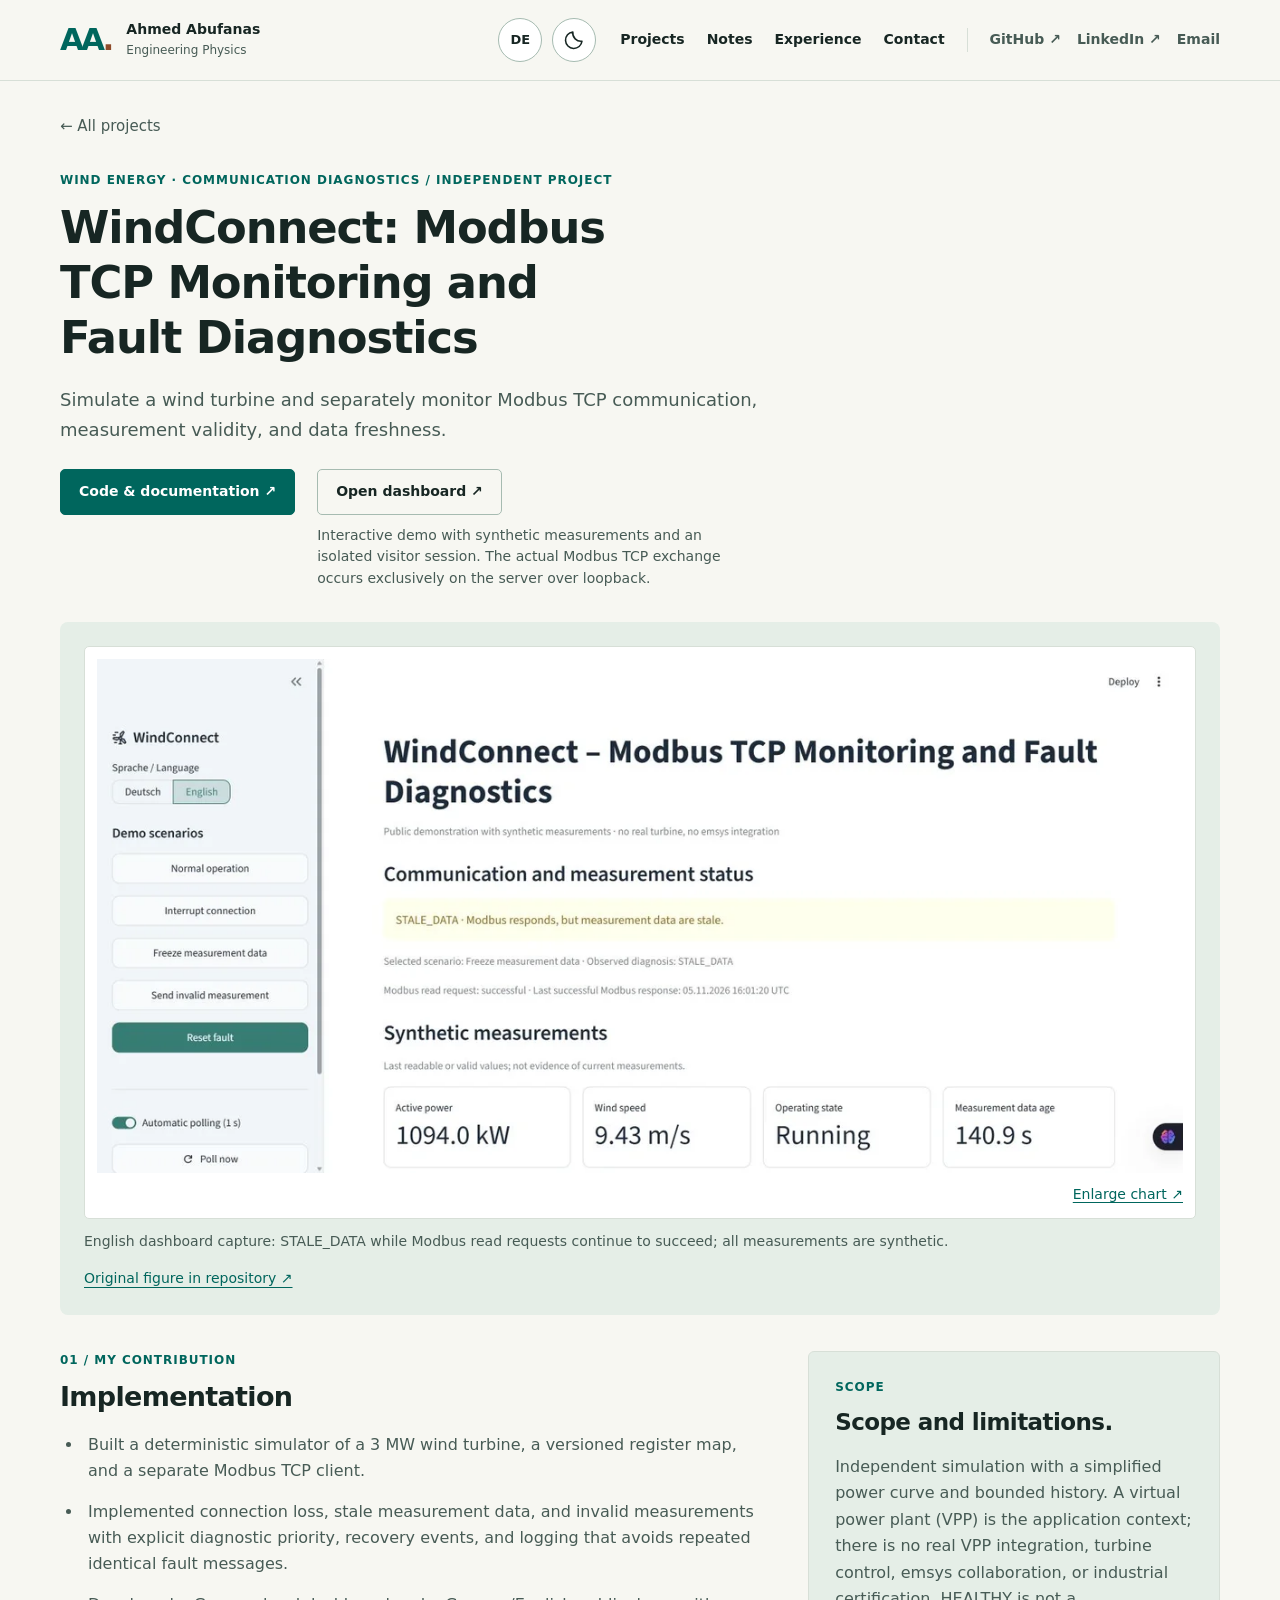
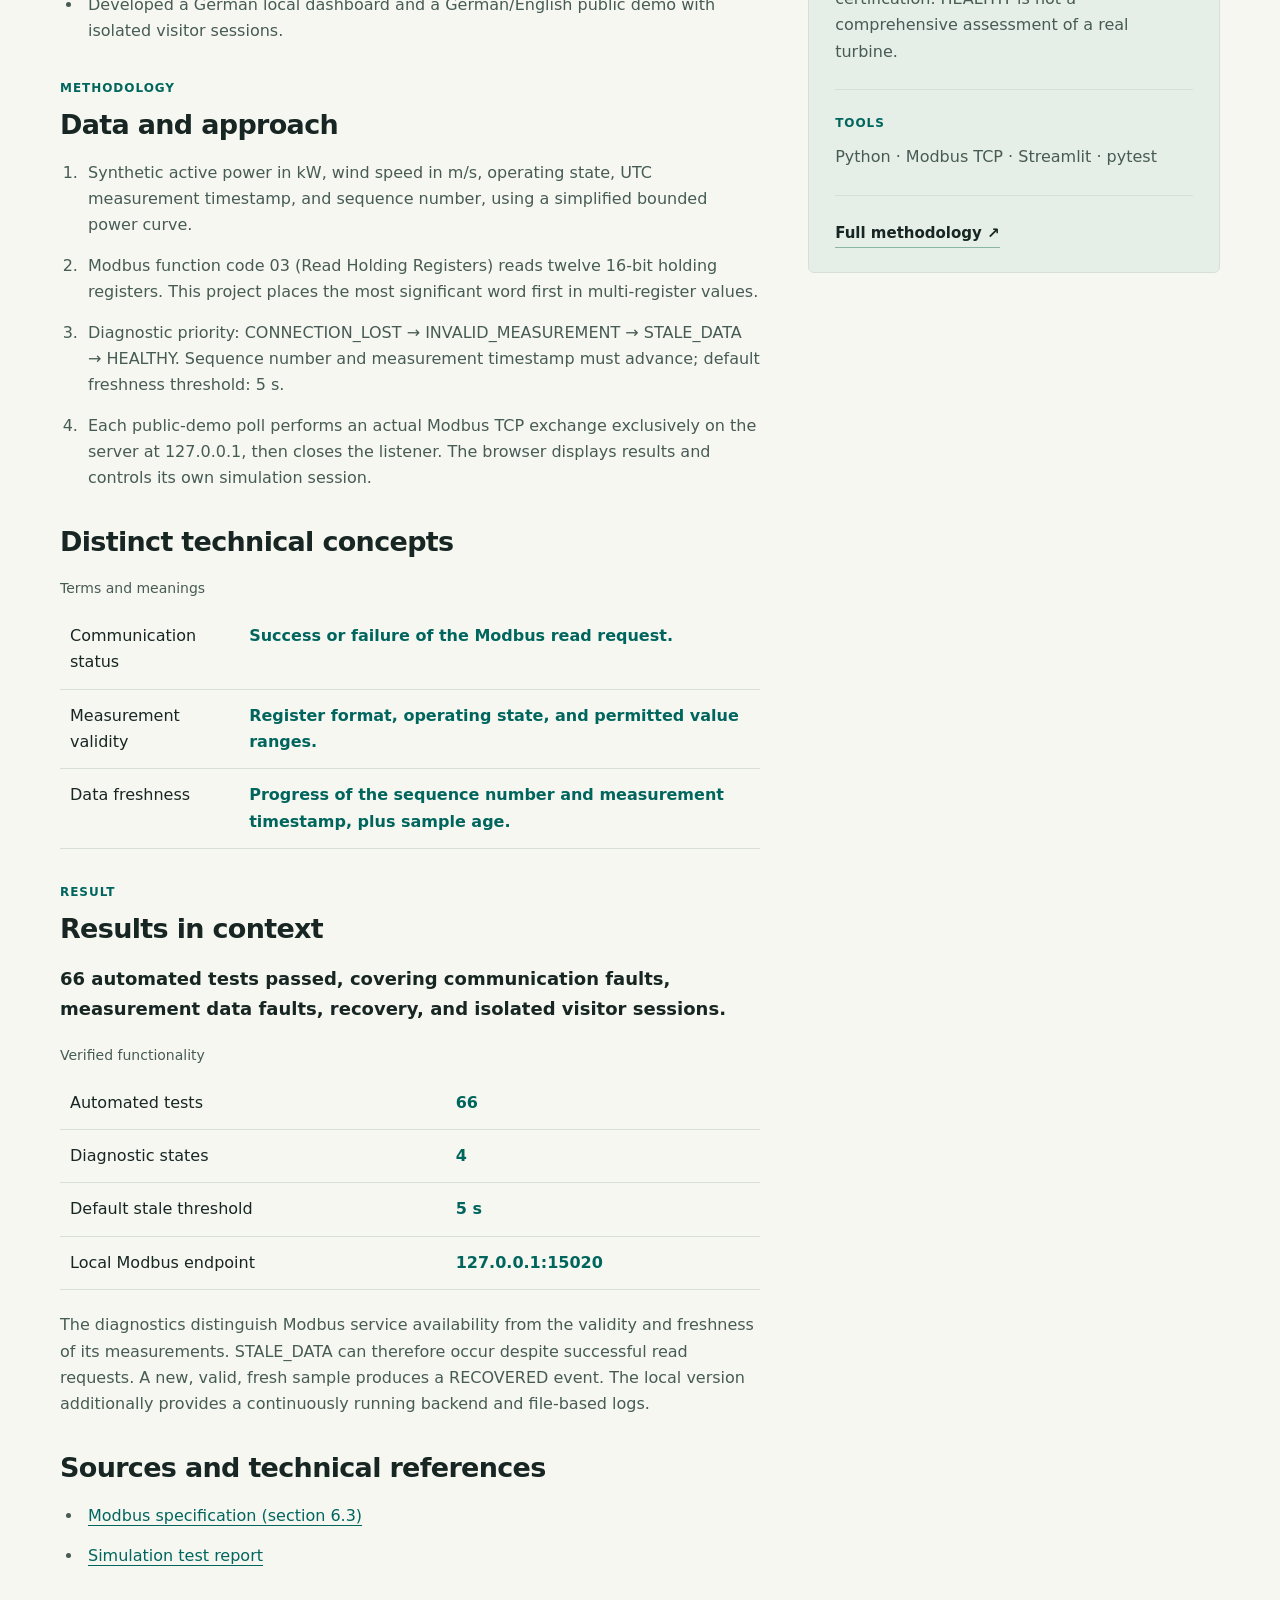
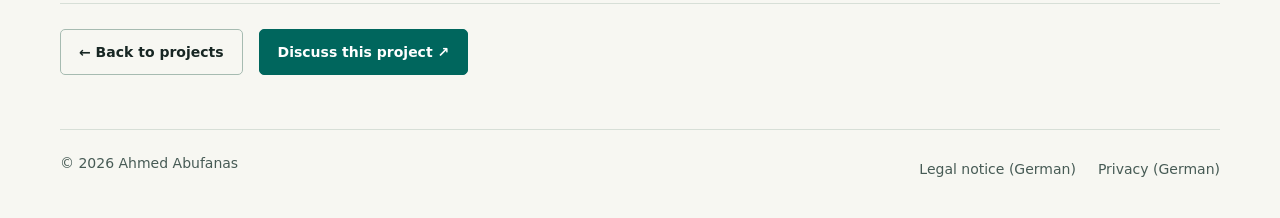
<file: en/projects/windconnect.html>
<!doctype html><html lang="en"><head><meta charset="utf-8"><meta name="viewport" content="width=device-width,initial-scale=1"><title>WindConnect – Modbus TCP Monitoring | Ahmed Abufanas</title><meta name="description" content="Simulate a wind turbine and separately monitor Modbus TCP communication, measurement validity, and data freshness."><meta name="theme-color" content="#f7f7f2"><meta name="color-scheme" content="light dark"><link rel="canonical" href="https://abufanasa-dotcom.github.io/en/projects/windconnect.html"><link rel="alternate" hreflang="en" href="https://abufanasa-dotcom.github.io/en/projects/windconnect.html"><link rel="alternate" hreflang="de" href="https://abufanasa-dotcom.github.io/projects/windconnect.html"><link rel="alternate" hreflang="x-default" href="https://abufanasa-dotcom.github.io/projects/windconnect.html"><meta property="og:type" content="website"><meta property="og:title" content="WindConnect – Modbus TCP Monitoring | Ahmed Abufanas"><meta property="og:description" content="Simulate a wind turbine and separately monitor Modbus TCP communication, measurement validity, and data freshness."><meta property="og:url" content="https://abufanasa-dotcom.github.io/en/projects/windconnect.html"><meta property="og:locale" content="en_US"><meta property="og:image" content="https://abufanasa-dotcom.github.io/assets/images/ahmed-abufanas.jpg"><meta property="og:image:alt" content="Ahmed Abufanas"><meta property="og:image:width" content="1086"><meta property="og:image:height" content="1448"><meta property="og:image:type" content="image/jpeg"><link rel="icon" href="../../assets/images/favicon.svg"><script src="../../js/theme-init.js"></script><link rel="stylesheet" href="../../css/style.css?v=8bd9d3360000"><script defer src="../../js/main.js?v=1745fbf1e4c3"></script></head><body><a class="skip" href="#main">Skip to content</a><header class="site-header"><div class="container header-inner">
 <a class="brand" href="../../en/index.html"><span class="monogram" aria-hidden="true">AA<span>.</span></span><span class="brand-caption">Ahmed Abufanas<br><small>Engineering Physics</small></span></a>
 <div class="header-controls">
 <a class="language" href="../../projects/windconnect.html" hreflang="de" aria-label="DE: Zur deutschen Version">DE</a>
 <button class="theme-toggle" type="button" aria-label="Dark theme" aria-pressed="false" hidden><svg class="theme-moon" viewBox="0 0 24 24" aria-hidden="true" focusable="false"><path d="M20.7 13.3A9 9 0 0 1 10.7 3.3 9 9 0 1 0 20.7 13.3Z"/></svg><svg class="theme-sun" viewBox="0 0 24 24" aria-hidden="true" focusable="false"><circle cx="12" cy="12" r="4"/><path d="M12 2v2m0 16v2M2 12h2m16 0h2M5 5l1.4 1.4m11.2 11.2L19 19M5 19l1.4-1.4M17.6 6.4 19 5"/></svg></button>
 <button class="menu-toggle" type="button" aria-label="Menu" aria-expanded="false" aria-controls="navigation" hidden><svg viewBox="0 0 24 24" aria-hidden="true" focusable="false"><path d="M4 6h16M4 12h16M4 18h16"/></svg></button>
 </div>
 <nav id="navigation" aria-label="Main navigation"><a class="" href="../../en/index.html#projects">Projects</a><a class="" href="../../en/index.html#notes">Notes</a><a class="" href="../../en/index.html#experience">Experience</a><a class="" href="../../en/index.html#contact">Contact</a><span class="social-nav"><a class="" href="https://github.com/abufanasa-dotcom">GitHub ↗</a><a class="" href="https://www.linkedin.com/in/ahmedabufanas/">LinkedIn ↗</a><a class="" href="mailto:abufanasa@gmail.com" data-contact data-subject="">Email</a></span></nav>
 </div></header><main id="main" class="container case"><a class="back-link" href="../index.html#projects">← All projects</a><div class="case-heading"><p class="eyebrow">Wind energy · Communication diagnostics / INDEPENDENT PROJECT</p><h1>WindConnect: Modbus TCP Monitoring and Fault Diagnostics</h1><p class="case-lead">Simulate a wind turbine and separately monitor Modbus TCP communication, measurement validity, and data freshness.</p><div class="actions case-actions"><a class="button primary" href="https://github.com/abufanasa-dotcom/windconnect">Code & documentation ↗</a><div class="dashboard-action"><a aria-describedby="dashboard-note" class="button secondary" href="https://windconnect-monitoring.streamlit.app/?lang=English">Open dashboard ↗</a><p id="dashboard-note" class="dashboard-note">Interactive demo with synthetic measurements and an isolated visitor session. The actual Modbus TCP exchange occurs exclusively on the server over loopback.</p></div></div></div><div class="case-visual"><figure><a class="chart-button" href="../../assets/images/projects/windconnect_stale_data_en.png" data-chart aria-label="Enlarge chart: WindConnect – Modbus TCP Monitoring"><img src="../../assets/images/projects/windconnect_stale_data_en-800.webp" srcset="../../assets/images/projects/windconnect_stale_data_en-800.webp 800w, ../../assets/images/projects/windconnect_stale_data_en-1200.webp 1200w" sizes="(min-width: 1232px) 1080px, calc(100vw - 100px)" width="1440" height="681" alt="English dashboard capture: STALE_DATA while Modbus read requests continue to succeed; all measurements are synthetic." loading="eager" decoding="async"><span class="zoom-label">Enlarge chart ↗</span></a><figcaption>English dashboard capture: STALE_DATA while Modbus read requests continue to succeed; all measurements are synthetic.</figcaption></figure><a class="source-link" href="https://github.com/abufanasa-dotcom/windconnect/blob/main/screenshots/public-stale-en.png">Original figure in repository ↗</a></div><div class="case-columns"><div><section><p class="eyebrow">01 / MY CONTRIBUTION</p><h2>Implementation</h2><ul><li>Built a deterministic simulator of a 3 MW wind turbine, a versioned register map, and a separate Modbus TCP client.</li><li>Implemented connection loss, stale measurement data, and invalid measurements with explicit diagnostic priority, recovery events, and logging that avoids repeated identical fault messages.</li><li>Developed a German local dashboard and a German/English public demo with isolated visitor sessions.</li></ul></section><section><p class="eyebrow">METHODOLOGY</p><h2>Data and approach</h2><ol><li>Synthetic active power in kW, wind speed in m/s, operating state, UTC measurement timestamp, and sequence number, using a simplified bounded power curve.</li><li>Modbus function code 03 (Read Holding Registers) reads twelve 16-bit holding registers. This project places the most significant word first in multi-register values.</li><li>Diagnostic priority: CONNECTION_LOST → INVALID_MEASUREMENT → STALE_DATA → HEALTHY. Sequence number and measurement timestamp must advance; default freshness threshold: 5 s.</li><li>Each public-demo poll performs an actual Modbus TCP exchange exclusively on the server at 127.0.0.1, then closes the listener. The browser displays results and controls its own simulation session.</li></ol></section><section><h2>Distinct technical concepts</h2><table><caption>Terms and meanings</caption><tbody><tr><th scope="row">Communication status</th><td>Success or failure of the Modbus read request.</td></tr><tr><th scope="row">Measurement validity</th><td>Register format, operating state, and permitted value ranges.</td></tr><tr><th scope="row">Data freshness</th><td>Progress of the sequence number and measurement timestamp, plus sample age.</td></tr></tbody></table></section><section><p class="eyebrow">RESULT</p><h2>Results in context</h2><p class="case-result">66 automated tests passed, covering communication faults, measurement data faults, recovery, and isolated visitor sessions.</p><table><caption>Verified functionality</caption><tbody><tr><th scope="row">Automated tests</th><td>66</td></tr><tr><th scope="row">Diagnostic states</th><td>4</td></tr><tr><th scope="row">Default stale threshold</th><td>5 s</td></tr><tr><th scope="row">Local Modbus endpoint</th><td>127.0.0.1:15020</td></tr></tbody></table><p>The diagnostics distinguish Modbus service availability from the validity and freshness of its measurements. STALE_DATA can therefore occur despite successful read requests. A new, valid, fresh sample produces a RECOVERED event. The local version additionally provides a continuously running backend and file-based logs.</p></section><section class="technical-sources"><h2>Sources and technical references</h2><ul><li><a class="" href="https://www.modbus.org/file/secure/modbusprotocolspecification.pdf">Modbus specification (section 6.3)</a></li><li><a class="" href="https://github.com/abufanasa-dotcom/windconnect/blob/main/docs/test_report.md">Simulation test report</a></li></ul></section></div><aside class="case-aside"><p class="eyebrow">SCOPE</p><h3>Scope and limitations.</h3><p>Independent simulation with a simplified power curve and bounded history. A virtual power plant (VPP) is the application context; there is no real VPP integration, turbine control, emsys collaboration, or industrial certification. HEALTHY is not a comprehensive assessment of a real turbine.</p><hr><p class="eyebrow">TOOLS</p><p>Python · Modbus TCP · Streamlit · pytest</p><hr><a class="text-link" href="https://github.com/abufanasa-dotcom/windconnect">Full methodology ↗</a></aside></div><div class="case-end"><a class="button secondary" href="../index.html#projects">← Back to projects</a><a class="button primary" href="mailto:abufanasa@gmail.com?subject=Question%20about%3A%20WindConnect%20%E2%80%93%20Modbus%20TCP%20Monitoring" data-contact data-subject="Question about: WindConnect – Modbus TCP Monitoring">Discuss this project ↗</a></div></main><footer class="container footer"><span>© 2026 Ahmed Abufanas</span><div><a class="" href="../../legal/impressum.html">Legal notice (German)</a><a class="" href="../../legal/datenschutz.html">Privacy (German)</a></div></footer><dialog id="chart-dialog" aria-labelledby="chart-dialog-title" aria-describedby="chart-dialog-caption"><div class="dialog-header"><h2 id="chart-dialog-title">Project chart</h2><button class="dialog-close" autofocus>Close ×</button></div><img alt=""><p id="chart-dialog-caption"></p></dialog><dialog id="contact-dialog" aria-labelledby="contact-dialog-title" aria-describedby="contact-dialog-description"><div class="dialog-header"><h2 id="contact-dialog-title">Get in touch</h2><button class="dialog-close" autofocus>Close ×</button></div><p id="contact-dialog-description">Choose how you would like to write your message.</p><p class="contact-recipient">abufanasa@gmail.com</p><p class="contact-subject" hidden></p><div class="email-options"><a class="button primary" data-gmail href="https://mail.google.com/mail/?view=cm&amp;fs=1&amp;to=abufanasa@gmail.com" target="_blank" rel="noopener noreferrer">Write in Gmail ↗</a><a class="button secondary" data-mail-app href="mailto:abufanasa@gmail.com">Use email app ↗</a><button class="button secondary copy-email" data-email="abufanasa@gmail.com">Copy email address</button></div><p class="copy-status" role="status" aria-live="polite"></p><p class="email-note">Gmail opens in a new tab. No message is sent until you send it yourself.</p></dialog></body></html>
</file>
<file: css/style.css>
:root {
  color-scheme: light;
  --ink: #172623; --muted: #475b55; --blue: #00665d; --line: #d7dfd7;
  --paper: #fff; --wash: #e5eee7; --page: #f7f7f2; --focus: #00796b;
  --band: #eef3ee; --figure-surface: #f1f5ef;
  --button-border: #a6bbb1; --primary-bg: #00665d; --primary-hover: #004e47; --primary-ink: #fff;
  --chip-ink: #355c50;
  --strong-line: #7ca99a; --link-line: #8ab5a7; --subtle-border: #c7d7ce;
  --copper: #8e4b2a;
  --chart-link: #00665d;
}
:root[data-theme="dark"] {
  color-scheme: dark;
  --ink: #edf4ef; --muted: #b7c7bf; --blue: #83d2bd; --line: #354943;
  --paper: #192a26; --wash: #253c34; --page: #111c1b; --focus: #83d2bd;
  --band: #1c3029; --figure-surface: #20362e;
  --button-border: #668478; --primary-bg: #216f60; --primary-hover: #236b5c; --primary-ink: #fff;
  --chip-ink: #bbe7d7;
  --strong-line: #5f9b89; --link-line: #689e8e; --subtle-border: #3f6053;
  --copper: #e3a779;
}
@media (prefers-color-scheme: dark) {
  :root:not([data-theme]) {
    color-scheme: dark;
    --ink: #edf4ef; --muted: #b7c7bf; --blue: #83d2bd; --line: #354943;
    --paper: #192a26; --wash: #253c34; --page: #111c1b; --focus: #83d2bd;
    --band: #1c3029; --figure-surface: #20362e;
    --button-border: #668478; --primary-bg: #216f60; --primary-hover: #236b5c; --primary-ink: #fff;
    --chip-ink: #bbe7d7;
    --strong-line: #5f9b89; --link-line: #689e8e; --subtle-border: #3f6053;
    --copper: #e3a779;
  }
}
* { box-sizing: border-box; }
[hidden] { display: none !important; }
html { scroll-behavior: smooth; scroll-padding-top: 100px; }
body { margin: 0; background: var(--page); color: var(--ink); font: 16px/1.65 system-ui, -apple-system, BlinkMacSystemFont, "Segoe UI", sans-serif; }
a { color: inherit; text-decoration: none; }
a:hover { color: var(--blue); }
button { font: inherit; color: inherit; cursor: pointer; }
a, button { -webkit-tap-highlight-color: transparent; }
a:focus-visible, button:focus-visible { outline: 3px solid var(--focus); outline-offset: 4px; }
img { display: block; max-width: 100%; }
h1, h2, h3, p, figure { margin: 0; }
h1, h2, h3 { font-weight: 650; line-height: 1.22; letter-spacing: -.025em; text-wrap: balance; }
h2 { font-size: clamp(29px, 3.1vw, 42px); }
h3 { font-size: 23px; }
p { color: var(--muted); }
.container { width: min(1160px, calc(100% - 72px)); margin-inline: auto; }
.skip { position: fixed; top: -100px; left: 12px; z-index: 100; padding: 12px 18px; background: var(--paper); }
.skip:focus { top: 12px; }
.site-header { position: sticky; top: 0; z-index: 20; background: var(--page); border-bottom: 1px solid var(--line); }
.header-inner { display: flex; align-items: center; justify-content: space-between; gap: 24px; min-height: 80px; }
.brand { display: flex; align-items: center; gap: 15px; flex-shrink: 0; }
.monogram { color: var(--blue); font-size: 31px; font-weight: 750; letter-spacing: -3px; }
.monogram span { color: var(--copper); }
.brand-caption { font-size: 14px; font-weight: 650; line-height: 1.4; }
.brand-caption small { color: var(--muted); font-size: 12px; font-weight: 400; }
#navigation { display: flex; align-items: center; gap: 22px; font-size: 14px; font-weight: 550; }
#navigation > a { position: relative; padding-block: 10px; }
#navigation > a::after { content: ""; position: absolute; inset-inline: 0; bottom: 5px; height: 2px; background: currentColor; transform: scaleX(0); transform-origin: left; transition: transform 180ms ease-out; }
#navigation > a[aria-current="location"] { color: var(--blue); }
#navigation > a[aria-current="location"]::after, #navigation > a:focus-visible::after { transform: scaleX(1); }
.social-nav { display: flex; gap: 16px; padding-left: 22px; border-left: 1px solid var(--line); color: var(--muted); }
.language { transition: background-color 180ms ease-out, border-color 180ms ease-out; background: var(--paper); display: grid; place-items: center; min-width: 44px; min-height: 44px; border: 1px solid var(--button-border); border-radius: 50%; font-size: 13px; font-weight: 600; }
.menu-toggle { display: none; place-items: center; border: 1px solid var(--button-border); background: var(--paper); border-radius: 5px; width: 44px; height: 44px; padding: 0; }
.menu-toggle svg { width: 22px; height: 22px; fill: none; stroke: currentColor; stroke-width: 1.7; stroke-linecap: round; }
.menu-toggle[aria-expanded="true"] { background: var(--wash); border-color: var(--strong-line); }
.eyebrow { color: var(--blue); font-size: 12px; font-weight: 600; line-height: 1.5; letter-spacing: .08em; text-transform: uppercase; margin-bottom: 12px; }
.hero { display: grid; grid-template-columns: minmax(0,1.55fr) minmax(0,1fr); align-items: center; gap: 20px 48px; margin-top: 22px; padding: clamp(24px,3vw,36px); border: 1px solid var(--subtle-border); border-radius: 18px; background: var(--band); }
.hero-name { color: var(--copper); font-size: 17px; font-weight: 650; margin-bottom: 8px; }
.hero h1 { font-size: clamp(34px, 4.3vw, 58px); font-weight: 720; line-height: 1.07; letter-spacing: -.055em; text-wrap: wrap; overflow-wrap: anywhere; }
.hero-lead { font-size: 17px; max-width: 57ch; margin-top: 17px; }
.hero-lead + .hero-lead { margin-top: 9px; }
.hero-actions, .contact-options {
  --action-width: clamp(8rem,21vw,12rem);
  display: grid;
  grid-template-columns: repeat(2,minmax(0,var(--action-width)));
  grid-auto-rows: 1fr;
  gap: 10px;
}
.hero-actions { margin-top: 20px; }
.actions { display: flex; flex-wrap: wrap; align-items: center; gap: 14px 22px; margin-top: 24px; }
.button { display: inline-flex; align-items: center; justify-content: center; gap: 12px; min-height: 46px; padding: 11px 18px; border: 1px solid var(--button-border); border-radius: 5px; font-size: 14px; font-weight: 600; line-height: 1.5; text-align: center; transition: background .15s; }
.hero-actions .button, .contact-options .button { min-width: 0; padding: 7px 8px; overflow-wrap: anywhere; }
.primary { background: var(--primary-bg); border-color: var(--primary-bg); color: var(--primary-ink); }
.primary:hover { background: var(--primary-hover); color: var(--primary-ink); }
.secondary:hover { background: var(--wash); }
/* Small, pointer-only lift; touch and reduced-motion users keep stable targets. */
.button { transition: transform 180ms ease-out, background-color 180ms ease-out, border-color 180ms ease-out; }
@media (hover: hover) and (pointer: fine) and (prefers-reduced-motion: no-preference) {
  .button:hover { transform: translateY(-2px); }
}
@media (hover: hover) and (pointer: fine) {
  #navigation > a:hover::after { transform: scaleX(1); }
}
.availability { display: flex; gap: 10px; align-items: flex-start; margin-top: 22px; font-size: 14px; line-height: 1.65; }
.availability > span:first-child { width: 7px; height: 7px; margin-top: 8px; border-radius: 50%; background: #347963; flex-shrink: 0; }
.portrait { width: min(100%,360px); justify-self: end; padding: 12px; border: 1px solid var(--subtle-border); border-radius: 14px; background-color: var(--wash); background-image: linear-gradient(var(--subtle-border) 1px, transparent 1px), linear-gradient(90deg, var(--subtle-border) 1px, transparent 1px); background-size: 16px 16px; }
.portrait img { width: 100%; height: auto; aspect-ratio: 1; object-fit: cover; object-position: center top; border-radius: 9px; }
.profile-highlights { grid-column: 1 / -1; border-top: 1px solid var(--subtle-border); }
.profile-highlights summary {
  display: flex;
  align-items: center;
  justify-content: space-between;
  min-height: 44px;
  gap: 12px;
  padding-block: 8px;
  color: var(--blue);
  font-size: 15px;
  font-weight: 650;
  list-style: none;
  cursor: pointer;
}
.profile-highlights summary::-webkit-details-marker { display: none; }
.profile-highlights summary:hover, .back-link:hover { text-decoration: underline; text-underline-offset: 4px; }
.profile-highlights[open] .details-chevron { transform: rotate(225deg); }
.highlight-links { display: grid; grid-template-columns: repeat(3,minmax(0,1fr)); gap: 10px; }
.highlight-links a { display: grid; align-content: start; gap: 4px; padding: 12px; border: 1px solid var(--subtle-border); border-radius: 6px; background: var(--paper); }
.highlight-links strong { color: var(--blue); font-size: 15px; }
.highlight-links a:hover strong { text-decoration: underline; text-underline-offset: 3px; }
.highlight-links span { color: var(--muted); font-size: 14px; line-height: 1.5; }
.section { padding-block: 54px; }
.section-head { display: flex; justify-content: space-between; align-items: end; gap: 36px; margin-bottom: 28px; }
.section-head > p { max-width: 330px; font-size: 15px; }
:is(.project-section-head, .project-notes, .experience-band, .skills, .contact) h2::after {
  content: "";
  display: block;
  width: 36px;
  height: 2px;
  margin-top: 9px;
  background: var(--copper);
}
#projects, .project-notes { padding-block: 40px; }
.project-section-head { align-items: center; gap: 12px 28px; margin-bottom: 22px; }
.project-section-head p { max-width: 60ch; margin-top: 8px; font-size: 15px; }
.project-notes { border-top: 1px solid var(--line); }
.section.section-fold { padding-block: 24px; }
.section-head.section-toggle-head { display: flex; align-items: center; flex-wrap: wrap; gap: 12px 20px; margin-bottom: 0; }
.section-content { margin-top: 20px; }
.section-toggle {
  display: inline-flex;
  align-items: center;
  justify-content: center;
  gap: 12px;
  min-height: 44px;
  padding: 7px 12px;
  border: 1px solid var(--subtle-border);
  border-radius: 5px;
  background: var(--figure-surface);
  color: var(--blue);
  font-size: 14px;
  font-weight: 650;
}
.section-toggle:hover { background: var(--wash); }
.section-toggle[aria-expanded="true"] .details-chevron { transform: rotate(225deg); }
.notes-grid { display: grid; grid-template-columns: repeat(2,minmax(0,1fr)); column-gap: 32px; }
.project-note { border-top: 1px solid var(--line); padding: 8px 0 14px; }
.project-note h3 { font-size: 17px; overflow-wrap: anywhere; text-wrap: pretty; }
.project-note h3 a { display: block; min-height: 44px; padding-block: 10px; color: var(--blue); }
.project-note h3 a:hover { text-decoration: underline; text-underline-offset: 3px; }
.project-note p { font-size: 15px; line-height: 1.55; }
.credential { margin-top: 14px; padding-top: 14px; border-top: 1px solid var(--line); }
.credential strong { color: var(--ink); }
.credential-links { display: flex; flex-wrap: wrap; gap: 0 16px; margin-top: 4px; }
.credential .text-link { display: inline-flex; align-items: center; min-height: 44px; }
.project-grid, .project-pair { display: grid; gap: 20px; }
.project-pair { grid-template-columns: repeat(2,minmax(0,1fr)); }
.project-details-toggle { min-height: 44px; padding: 0; border: 0; background: transparent; color: var(--blue); font-weight: 600; text-decoration: underline; text-underline-offset: 4px; }
.project-card:focus-visible { outline: 3px solid var(--focus); outline-offset: 4px; }
.project-card { --card-edge: 1px solid var(--subtle-border); --card-radius: 14px; display: grid; grid-template-columns: minmax(0,1fr); background: var(--paper); border: var(--card-edge); border-radius: var(--card-radius); overflow: hidden; }
.project-pair > .project-card { grid-template-rows: auto 1fr auto; }
.project-grid > .project-card { grid-template-columns: minmax(0,.9fr) minmax(0,1.1fr); }
.project-copy { padding: 24px; display: flex; flex-direction: column; justify-content: center; min-width: 0; }
.project-copy .eyebrow { font-size: 12px; letter-spacing: .04em; }
.eyebrow > span { padding-right: 10px; margin-right: 10px; border-right: 1px solid var(--line); }
.project-copy h3 { font-size: clamp(22px,2.15vw,29px); margin-bottom: 7px; overflow-wrap: anywhere; }
.project-summary > p { font-size: 16px; line-height: 1.6; }
.project-detail-body .contribution { margin-top: 14px; }
.contribution strong { color: var(--ink); font-weight: 600; }
.project-copy .result { margin-top: 13px; padding-left: 14px; border-left: 3px solid var(--strong-line); color: var(--ink); font-size: 16px; }
.project-copy .actions { margin-top: 14px; }
.result .metric { display: block; color: var(--copper); font-size: clamp(24px,2.65vw,38px); line-height: 1.1; letter-spacing: -.045em; font-variant-numeric: tabular-nums; }
.project-grid > .project-card .result { border-left-color: var(--copper); }
.result > span { display: block; margin-top: 6px; }
.project-copy .scope { font-size: 14px; margin-top: 12px; }
.tags { display: flex; flex-wrap: wrap; gap: 8px; margin-top: 18px; }
.tags span { padding: 3px 9px; border-radius: 3px; color: var(--chip-ink); background: var(--wash); font-size: 12px; }
.text-link, .skill-example { font-size: 15px; font-weight: 600; border-bottom: 1px solid var(--link-line); padding-block: 5px; }
.quiet-link { color: var(--muted); font-size: 14px; padding-block: 5px; }
.quiet-link:hover { text-decoration: underline; }
.project-details { grid-column: 1 / -1; min-width: 0; border-top: 1px solid var(--line); }
.project-details summary { display: flex; align-items: center; justify-content: space-between; gap: 16px; min-height: 48px; padding: 8px 24px; color: var(--blue); background: var(--figure-surface); font-size: 15px; font-weight: 650; list-style: none; cursor: pointer; }
.project-details summary::-webkit-details-marker { display: none; }
.project-details summary:hover { background: var(--wash); }
.project-details summary:focus-visible { outline: 3px solid var(--focus); outline-offset: -4px; }
.details-chevron { flex: 0 0 8px; height: 8px; margin-right: 5px; border: solid currentColor; border-width: 0 2px 2px 0; transform: rotate(45deg); }
.project-details[open] .details-chevron { transform: rotate(225deg); }
.details-when-open, .project-details[open] .details-when-closed { display: none; }
.project-details[open] .details-when-open { display: inline; }
.project-detail-body { margin: 16px 28px 20px; padding-left: 15px; border-left: 3px solid var(--strong-line); }
.project-detail-body .quiet-link { display: inline-flex; align-items: center; min-height: 44px; margin-top: 5px; }
.project-card figure { padding: 12px 24px 18px; display: flex; flex-direction: column; justify-content: center; min-width: 0; }
.project-grid > .project-card figure { padding: 22px; background: var(--figure-surface); border-left: 1px solid var(--line); }
.project-card .chart-button img { max-height: 210px; }
.project-grid > .project-card .chart-button img { max-height: 285px; }
.chart-button { display: block; background: #fff; color-scheme: light; padding: 12px; border: 1px solid #d7dfd7; border-radius: 5px; width: 100%; cursor: zoom-in; }
.chart-button img { width: 100%; height: auto; object-fit: contain; }
.zoom-label { display: block; font-size: 14px; color: var(--chart-link); text-align: right; padding-top: 10px; text-decoration: underline; text-underline-offset: 3px; }
figcaption { color: var(--muted); font-size: 14px; line-height: 1.55; margin-top: 12px; }
@supports (grid-template-rows: subgrid) {
  @media (min-width: 701px) {
    .project-pair { row-gap: 0; }
    .project-pair > .project-card {
      grid-row: span 4;
      grid-template-rows: subgrid;
      background: none;
      border: 0;
      overflow: visible;
    }
    .project-pair .project-copy, .project-pair figure, .project-pair .project-details {
      background: var(--paper);
      border-inline: var(--card-edge);
    }
    .project-pair .project-copy {
      grid-row: span 2;
      display: grid;
      grid-template-columns: minmax(0,1fr);
      grid-template-rows: subgrid;
      border-top: var(--card-edge);
      border-radius: var(--card-radius) var(--card-radius) 0 0;
    }
    .project-pair .project-summary { display: flex; flex-direction: column; }
    .project-pair .project-summary .actions { margin-top: auto; padding-top: 14px; }
    .project-pair figure { justify-content: start; }
    .project-pair .chart-button img { height: clamp(150px,18vw,210px); }
    .project-pair .project-details {
      /* Share the summary's start without stretching a closed disclosure. */
      align-self: start;
      border-bottom: var(--card-edge);
      border-radius: 0 0 var(--card-radius) var(--card-radius);
      overflow: hidden;
    }
  }
}
.experience-band { background: var(--band); border-block: 1px solid var(--line); }
.experience-band .section { padding-block: 40px; }
.experience-grid { display: grid; grid-template-columns: minmax(0,1.2fr) minmax(0,1fr); gap: clamp(20px,3.5vw,44px); }
.experience-grid .eyebrow { color: var(--copper); margin-bottom: 16px; }
.work-item { border-left: 2px solid var(--line); padding: 0 0 8px 16px; margin-bottom: 16px; }
.work-item:last-child { padding-bottom: 0; margin-bottom: 0; }
.date { color: var(--blue); font-size: 14px; font-variant-numeric: tabular-nums; }
.work-item h3 { font-size: 20px; margin-block: 4px; }
.institution { font-size: 15px; margin-bottom: 6px; }
.work-item > p:last-child { font-size: 16px; }
.education { border-inline-start: 1px solid var(--line); padding-inline-start: clamp(20px,3.5vw,44px); }
.education h3 { font-size: 20px; margin: 14px 0 4px; }
.education :is(.eyebrow + h3, .languages h3, .credential h3) { margin-top: 0; }
.education p:not(.eyebrow) { font-size: 15px; }
.languages { border-top: 1px solid var(--line); margin-top: 14px; padding-top: 14px; }
.skills-grid { display: grid; grid-template-columns: repeat(3,minmax(0,1fr)); gap: 32px; }
.skills-grid article { padding-top: 18px; border-top: 1px solid var(--line); }
.skill-number { font-size: 14px; color: var(--copper); }
.skills-grid h3 { font-size: 22px; margin: 12px 0; }
.skills-grid p { font-size: 16px; }
.skills-grid .tool-list { font-size: 14px; margin-top: 17px; color: var(--blue); font-weight: 600; }
.skill-example { display: inline-block; margin-top: 14px; }
.contact { background: var(--wash); border: 1px solid var(--line); border-radius: 12px; padding: 24px; margin-bottom: 38px; }
.contact h2 { font-size: clamp(28px,2.5vw,33px); }
.contact-intro { font-size: 15px; margin-top: 6px; }
.contact-options { grid-template-columns: repeat(3,minmax(0,var(--action-width))); margin-top: 14px; }
.contact-options .contact-option {
  display: grid;
  grid-template-columns: 18px 3.5rem;
  align-content: center;
  gap: 8px;
  text-align: start;
  background: var(--paper);
}
.contact-option svg { display: block; width: 18px; height: 18px; color: var(--copper); }
.contact-option:hover { background: var(--band); border-color: var(--strong-line); }
@media (min-width: 701px) {
  .contact { text-align: center; }
  .contact h2::after { margin-inline: auto; }
  .contact-intro { text-wrap: balance; }
  .contact-options { justify-content: center; }
}
.copy-status { font-size: 13px; min-height: 21px; margin-top: 4px; overflow-wrap: anywhere; }
.header-controls { display: flex; align-items: center; gap: 10px; flex-shrink: 0; margin-left: auto; }
.theme-toggle { display: grid; place-items: center; width: 44px; height: 44px; padding: 10px; color: var(--ink); background: var(--paper); border: 1px solid var(--button-border); border-radius: 50%; }
.theme-toggle:hover, .language:hover { border-color: var(--strong-line); background: var(--wash); }
.theme-toggle svg { width: 22px; height: 22px; fill: none; stroke: currentColor; stroke-width: 1.7; stroke-linecap: round; stroke-linejoin: round; }
.theme-sun { display: none; }
:root[data-theme="dark"] .theme-moon { display: none; }
:root[data-theme="dark"] .theme-sun { display: block; }
.footer { display: flex; justify-content: space-between; flex-wrap: wrap; gap: 16px; padding-block: 22px 30px; border-top: 1px solid var(--line); font-size: 14px; color: var(--muted); }
.footer > div { display: flex; flex-wrap: wrap; gap: 22px; }
.footer a { padding-block: 6px; }
dialog { background: var(--paper); color: var(--ink); width: min(1200px,94vw); max-height: 94vh; padding: 22px; border: 1px solid var(--line); border-radius: 8px; overflow: auto; box-shadow: 0 20px 100px #17262340; }
dialog::backdrop { background: #172623cc; }
/* Native dialog retains its focus/Escape behavior. Older browsers open instantly. */
@supports (transition-behavior: allow-discrete) {
  :is(#chart-dialog, #contact-dialog) { opacity: 0; transition: opacity 200ms ease-out, display 200ms allow-discrete, overlay 200ms allow-discrete; }
  :is(#chart-dialog, #contact-dialog)[open] { opacity: 1; }
  :is(#chart-dialog, #contact-dialog)::backdrop { opacity: 0; transition: opacity 200ms ease-out, display 200ms allow-discrete, overlay 200ms allow-discrete; }
  :is(#chart-dialog, #contact-dialog)[open]::backdrop { opacity: 1; }
  @starting-style {
    :is(#chart-dialog, #contact-dialog)[open], :is(#chart-dialog, #contact-dialog)[open]::backdrop { opacity: 0; }
  }
}
.dialog-header { display: flex; align-items: center; justify-content: space-between; gap: 16px; }
.dialog-header h2 { font-size: 22px; }
.dialog-close { min-height: 44px; background: var(--paper); border: 1px solid var(--button-border); border-radius: 4px; padding: 8px 16px; }
dialog img { background: #fff; width: 100%; height: auto; max-height: 72vh; object-fit: contain; margin-top: 18px; }
dialog p { font-size: 15px; margin-top: 12px; }
#contact-dialog { width: min(540px,94vw); padding: 28px; }
#contact-dialog .contact-recipient { font-size: 19px; font-weight: 600; overflow-wrap: anywhere; }
#contact-dialog .contact-subject { color: var(--muted); }
.email-options { display: grid; gap: 12px; margin-top: 24px; }
.email-options .button { width: 100%; min-height: 48px; }
#contact-dialog .email-note { color: var(--muted); font-size: 13px; }
.case { padding-block: 32px 54px; }
.back-link { color: var(--muted); font-size: 15px; padding-block: 8px; }
.case-heading { max-width: 880px; padding-block: 32px; }
.case-actions { align-items: flex-start; }
.dashboard-action { flex: 0 1 430px; min-width: 0; max-width: 100%; }
.dashboard-note { margin: 10px 0 0; font-size: 14px; line-height: 1.55; color: var(--muted); overflow-wrap: anywhere; }
.case-heading h1 { font-size: clamp(32px,3.5vw,46px); max-width: 800px; hyphens: auto; overflow-wrap: anywhere; }
.case-lead { margin-top: 20px; max-width: 65ch; font-size: 18px; }
.case-visual { background: var(--wash); padding: 24px; border-radius: 8px; }
.case-visual .chart-button img { max-height: 520px; }
.source-link { display: inline-block; margin-top: 14px; font-size: 14px; color: var(--blue); text-decoration: underline; text-underline-offset: 4px; }
.case-columns { display: grid; grid-template-columns: minmax(0,1.7fr) minmax(0,1fr); gap: 48px; margin-top: 36px; }
.case-columns section { margin-bottom: 34px; }
.case-columns h2 { font-size: 27px; margin-bottom: 18px; }
.case-columns p, .case-columns li { font-size: 16px; color: var(--muted); }
.case-columns .eyebrow { color: var(--blue); font-size: 12px; }
.case-columns ul, .case-columns ol { padding-left: 23px; }
.case-columns li { padding-left: 5px; margin-bottom: 14px; }
.technical-sources a { color: var(--blue); text-decoration: underline; text-underline-offset: 4px; overflow-wrap: anywhere; }
.case-aside { align-self: start; position: sticky; top: 104px; background: var(--wash); border: 1px solid var(--line); border-radius: 6px; padding: 26px; }
.case-aside h3 { font-size: 23px; margin-bottom: 18px; }
.case-aside hr { border: 0; border-top: 1px solid var(--line); margin-block: 24px; }
.case-end { display: flex; flex-wrap: wrap; gap: 16px; padding-top: 25px; border-top: 1px solid var(--line); }
.case-columns .case-result { color: var(--ink); font-size: 18px; font-weight: 550; margin-bottom: 20px; }
table { width: 100%; border-collapse: collapse; font-size: 16px; margin-bottom: 22px; }
caption { text-align: left; font-size: 14px; color: var(--muted); margin-bottom: 10px; }
th, td { border-bottom: 1px solid var(--line); text-align: left; padding: 13px 10px; vertical-align: top; }
th { font-weight: 500; }
td { font-variant-numeric: tabular-nums; font-weight: 650; color: var(--blue); }
.legal { max-width: 800px; padding-block: 40px 60px; }
.legal h1 { font-size: clamp(32px,3.4vw,44px); margin-bottom: 24px; }
.legal h2 { font-size: 23px; margin-block: 28px 12px; }
.legal p { margin-bottom: 16px; }
.legal h1, .legal h2 { hyphens: auto; overflow-wrap: anywhere; }
.legal a, .legal code { overflow-wrap: anywhere; }
.legal a { text-decoration: underline; text-underline-offset: 3px; }
.legal-note { border-left: 3px solid var(--strong-line); padding: 12px 18px; background: var(--wash); }
@media (max-width: 1100px) {
  .social-nav { display: none; }
  .hero { column-gap: 36px; }
}
@media (max-width: 960px) {
  .header-inner { flex-wrap: wrap; gap: 12px; padding-block: 12px; min-height: 72px; }
  #navigation { width: 100%; flex-wrap: wrap; gap: 4px clamp(10px,3vw,22px); padding-block: 8px; }
  #navigation > a { display: inline-flex; align-items: center; min-height: 44px; }
  .nav-ready .menu-toggle { display: grid; }
  .nav-ready #navigation { display: none; }
  .nav-ready #navigation.open { display: flex; }
  .social-nav { display: flex; border: 0; padding-left: 0; flex: 0 0 100%; flex-wrap: wrap; }
  .social-nav a { display: inline-flex; align-items: center; min-height: 44px; }
  .project-grid > .project-card { grid-template-columns: minmax(0,1fr); }
  .project-grid > .project-card figure { border-left: 0; border-top: 1px solid var(--line); }
  .case-columns { grid-template-columns: 1fr; gap: 8px; }
  .case-aside { position: static; margin-bottom: 28px; }
}
@media (max-width: 700px) {
  html { scroll-padding-top: 90px; }
  .container { width: calc(100% - 36px); }
  .hero { grid-template-columns: minmax(0,1fr) clamp(56px,18vw,72px); gap: 12px; margin-top: 12px; padding: 17px; border-radius: 13px; }
  .hero-copy { display: contents; }
  .hero-intro { grid-column: 1 / -1; }
  .hero h1 { font-size: clamp(21px,6.9vw,40px); }
  .hero-lead { font-size: 15px; line-height: 1.5; margin-top: 0; }
  .hero-actions, .contact-options { --action-width: 12rem; }
  .hero-actions { margin-top: 14px; }
  .hero .availability { margin-top: 14px; }
  .portrait { grid-column: 2; grid-row: 1; width: 100%; align-self: start; padding: 4px; border-radius: 8px; }
  .portrait img { border-radius: 4px; }
  .highlight-links { grid-template-columns: minmax(0,1fr); }
  .section, #projects, .project-notes, .experience-band .section { padding-block: 32px; }
  .project-grid, .project-pair { grid-template-columns: minmax(0,1fr); gap: 16px; }
  .section-head { display: block; }
  .section-head > p { margin-top: 16px; }
  .section-toggle-head h2 { font-size: 24px; }
  .project-section-head { margin-bottom: 14px; }
  .project-details-toggle { margin-top: 4px; }
  .project-details summary { padding-inline: 16px; }
  .project-detail-body { margin-inline: 16px; }
  .project-copy { padding: 22px; }
  .project-card figure, .project-grid > .project-card figure { padding: 14px; }
  .project-copy h3 { font-size: 23px; }
  .notes-grid { grid-template-columns: 1fr; }
  .experience-grid, .skills-grid { grid-template-columns: 1fr; gap: 28px; }
  .education { border-inline-start: 0; border-top: 1px solid var(--line); padding: 20px 0 0; }
  .contact { padding: 17px; margin-bottom: 30px; }
  
  .case-visual { padding: 12px; }
  .case-heading h1 { font-size: 34px; }
  .case-lead { font-size: 17px; }
  th, td { padding: 12px 5px; font-size: 15px; overflow-wrap: anywhere; }
  dialog { padding: 16px; }
  .dialog-header h2 { font-size: 19px; }
}
@media (prefers-reduced-motion: reduce) {
  html { scroll-behavior: auto; }
  *, *::before, *::after { transition: none !important; }
  :is(#chart-dialog, #contact-dialog), :is(#chart-dialog, #contact-dialog)::backdrop { transition: none !important; }
}
@media (max-width: 420px) {
  .brand .monogram { display: none; }
  .header-controls { gap: 6px; }
  .contact-options { gap: 8px; }
  .contact-options .contact-option {
    grid-template-columns: minmax(0,1fr);
    justify-items: center;
    gap: 4px;
    min-height: 58px;
    text-align: center;
  }
}
@media print {
  .site-header, .footer, dialog, .actions, .hero-actions, .back-link, .zoom-label, .contact, .section-toggle { display: none !important; }
  .section-content[hidden] { display: grid !important; }
  :root, :root[data-theme], :root:not([data-theme]) {
    color-scheme: light;
    --ink: #172623; --muted: #475b55; --blue: #00665d; --line: #d7dfd7;
    --paper: #fff; --wash: #e5eee7; --page: #f7f7f2; --focus: #00796b;
    --band: #eef3ee; --figure-surface: #f1f5ef;
    --button-border: #a6bbb1; --primary-bg: #00665d; --primary-hover: #004e47; --primary-ink: #fff;
    --chip-ink: #355c50;
    --strong-line: #7ca99a; --link-line: #8ab5a7; --subtle-border: #c7d7ce;
    --copper: #8e4b2a;
    --chart-link: #00665d;
  }
  body { background: white; }
  .container { width: 100%; }
  .section, .hero { padding-block: 20px; }
  .case-aside { position: static; }
  .project-card { break-inside: avoid; }
}
</file>
